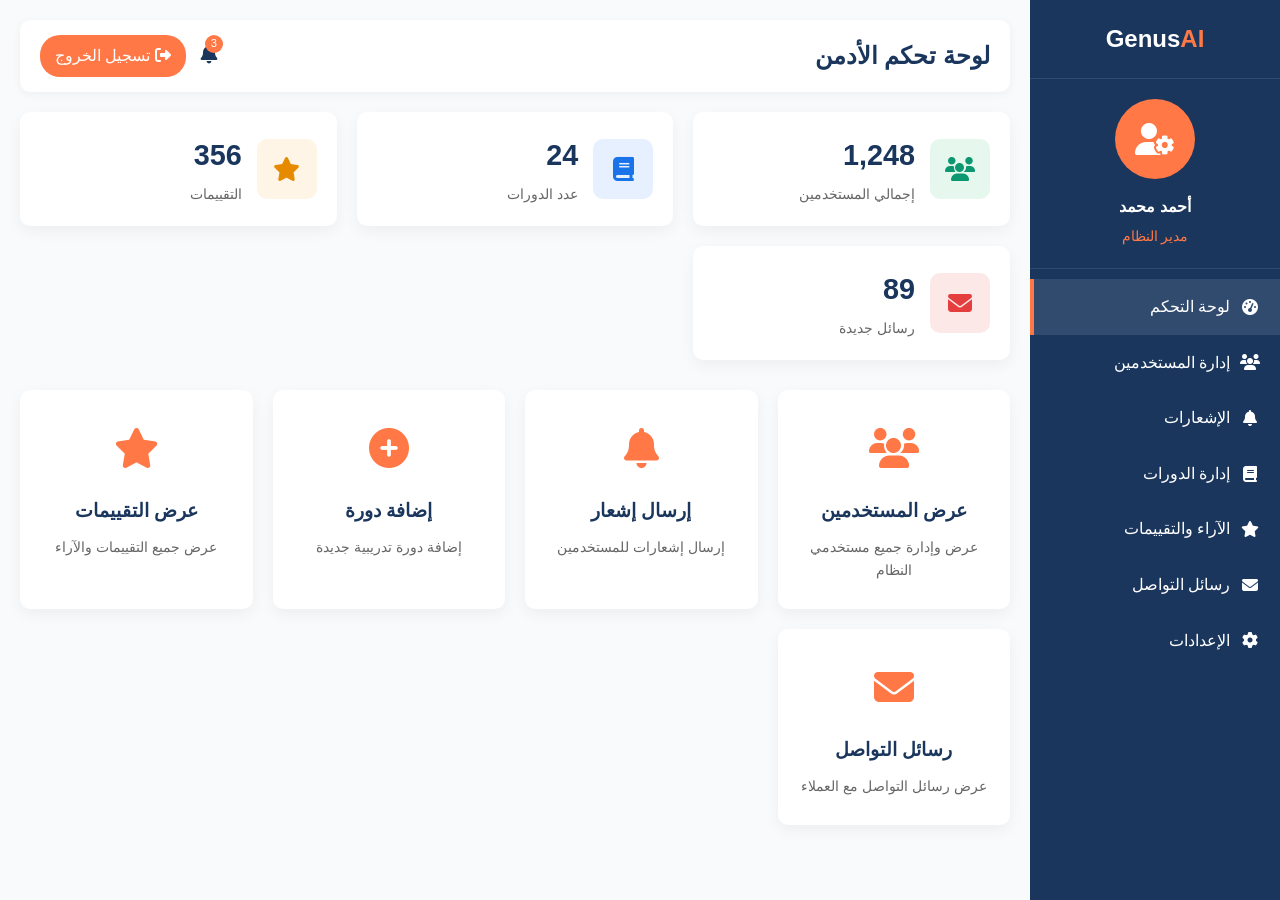
<file: index.html>
<!DOCTYPE html>
<html lang="ar" dir="rtl">
<head>
    <meta charset="UTF-8">
    <meta name="viewport" content="width=device-width, initial-scale=1.0">
    <title>لوحة تحكم الأدمن - GenusAI Academy</title>
    <link rel="stylesheet" href="https://cdnjs.cloudflare.com/ajax/libs/font-awesome/6.4.0/css/all.min.css">
    <link rel="stylesheet" href="style.css">
</head>
<body>
    <!-- الشريط الجانبي -->
    <div class="sidebar">
        <div class="sidebar-header">
            <div class="sidebar-logo">Genus<span>AI</span></div>
        </div>
        
        <div class="admin-info">
            <div class="admin-avatar">
                <i class="fas fa-user-cog"></i>
            </div>
            <div class="admin-name">أحمد محمد</div>
            <div class="admin-role">مدير النظام</div>
        </div>
        
        <div class="sidebar-menu">
            <a href="admin dashboard.html" class="menu-item active">
                <i class="fas fa-tachometer-alt"></i>
                <span>لوحة التحكم</span>
            </a>
            <a href="users.html" class="menu-item">
                <i class="fas fa-users"></i>
                <span>إدارة المستخدمين</span>
            </a>
            <a href="notifications.html" class="menu-item">
                <i class="fas fa-bell"></i>
                <span>الإشعارات</span>
            </a>
            <a href="courses.html" class="menu-item">
                <i class="fas fa-book"></i>
                <span>إدارة الدورات</span>
            </a>
            <a href="feedback.html" class="menu-item">
                <i class="fas fa-star"></i>
                <span>الآراء والتقييمات</span>
            </a>
            <a href="messages.html" class="menu-item">
                <i class="fas fa-envelope"></i>
                <span>رسائل التواصل</span>
            </a>
            <a href="settings.html" class="menu-item">
                <i class="fas fa-cog"></i>
                <span>الإعدادات</span>
            </a>
        </div>
    </div>

    <!-- المحتوى الرئيسي -->
    <div class="main-content">
        <!-- الهيدر -->
        <div class="header">
            <h1 class="page-title">لوحة تحكم الأدمن</h1>
            <div class="header-actions">
                <div class="notification-btn">
                    <i class="fas fa-bell"></i>
                    <span class="notification-badge">3</span>
                </div>
                <a href="logout.php" class="logout-btn">
                    <i class="fas fa-sign-out-alt"></i>
                    تسجيل الخروج
                </a>
            </div>
        </div>

        <!-- قسم الإحصائيات -->
        <div class="content-section active">
            <div class="stats-grid">
                <div class="stat-card">
                    <div class="stat-icon" style="background: #e6f7ee; color: #0c9770;">
                        <i class="fas fa-users"></i>
                    </div>
                    <div class="stat-content">
                        <div class="stat-number">1,248</div>
                        <div class="stat-label">إجمالي المستخدمين</div>
                    </div>
                </div>
                
                <div class="stat-card">
                    <div class="stat-icon" style="background: #e6f0ff; color: #1a73e8;">
                        <i class="fas fa-book"></i>
                    </div>
                    <div class="stat-content">
                        <div class="stat-number">24</div>
                        <div class="stat-label">عدد الدورات</div>
                    </div>
                </div>
                
                <div class="stat-card">
                    <div class="stat-icon" style="background: #fef5e6; color: #e68a00;">
                        <i class="fas fa-star"></i>
                    </div>
                    <div class="stat-content">
                        <div class="stat-number">356</div>
                        <div class="stat-label">التقييمات</div>
                    </div>
                </div>
                
                <div class="stat-card">
                    <div class="stat-icon" style="background: #fde8e8; color: #e53e3e;">
                        <i class="fas fa-envelope"></i>
                    </div>
                    <div class="stat-content">
                        <div class="stat-number">89</div>
                        <div class="stat-label">رسائل جديدة</div>
                    </div>
                </div>
            </div>

            <!-- أزرار التحكم السريع -->
            <div class="control-buttons">
                <a href="users.html" class="control-btn">
                    <div class="control-icon">
                        <i class="fas fa-users"></i>
                    </div>
                    <h3 class="control-title">عرض المستخدمين</h3>
                    <p class="control-desc">عرض وإدارة جميع مستخدمي النظام</p>
                </a>
                
                <a href="notifications.html" class="control-btn">
                    <div class="control-icon">
                        <i class="fas fa-bell"></i>
                    </div>
                    <h3 class="control-title">إرسال إشعار</h3>
                    <p class="control-desc">إرسال إشعارات للمستخدمين</p>
                </a>
                
                <a href="courses.html" class="control-btn">
                    <div class="control-icon">
                        <i class="fas fa-plus-circle"></i>
                    </div>
                    <h3 class="control-title">إضافة دورة</h3>
                    <p class="control-desc">إضافة دورة تدريبية جديدة</p>
                </a>
                
                <a href="feedback.html" class="control-btn">
                    <div class="control-icon">
                        <i class="fas fa-star"></i>
                    </div>
                    <h3 class="control-title">عرض التقييمات</h3>
                    <p class="control-desc">عرض جميع التقييمات والآراء</p>
                </a>
                
                <a href="messages.html" class="control-btn">
                    <div class="control-icon">
                        <i class="fas fa-envelope"></i>
                    </div>
                    <h3 class="control-title">رسائل التواصل</h3>
                    <p class="control-desc">عرض رسائل التواصل مع العملاء</p>
                </a>
            </div>
        </div>
    </div>

    <script src="script.js"></script>
</body>
</html>
</file>
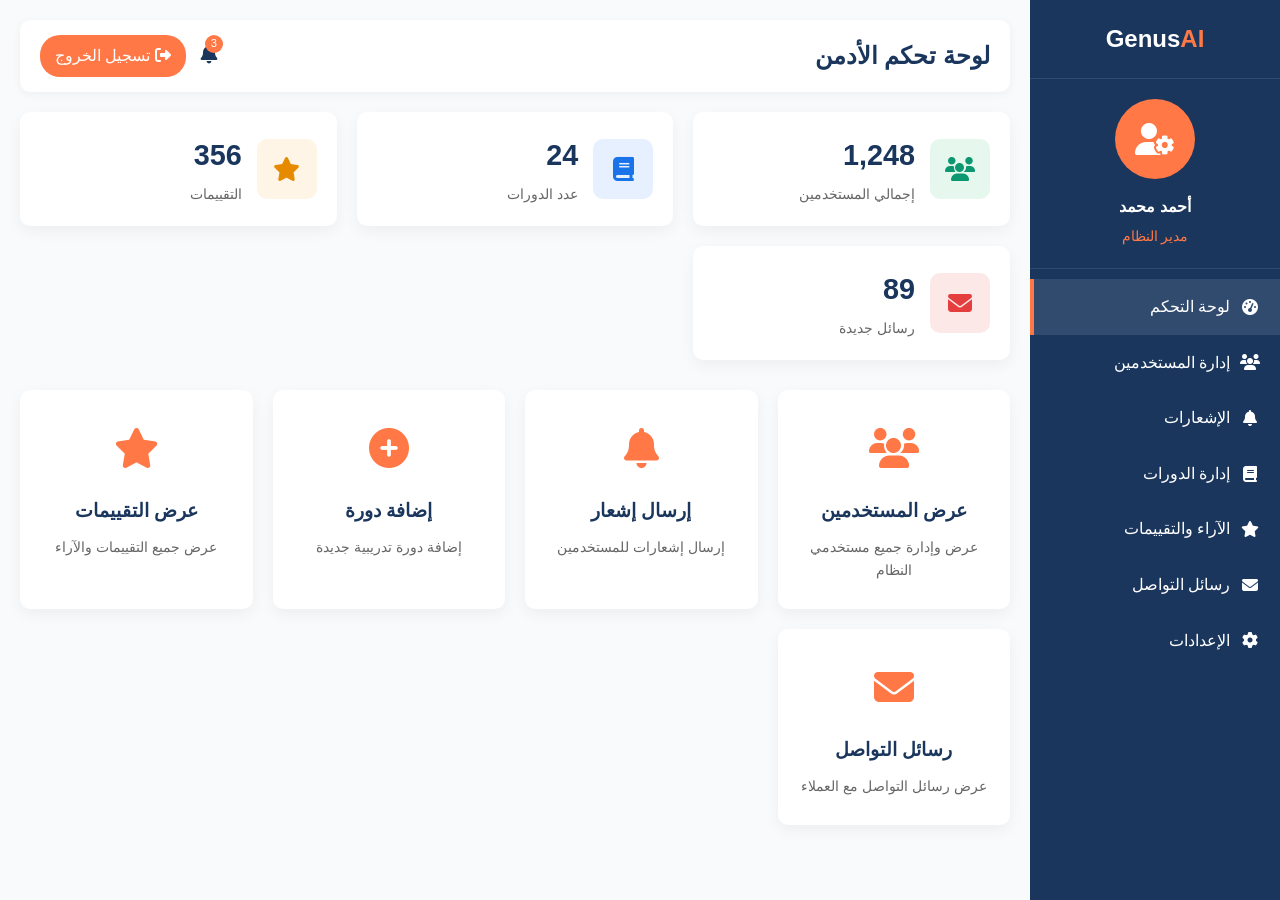
<file: admin dashboard.html>
<!DOCTYPE html>
<html lang="ar" dir="rtl">
<head>
    <meta charset="UTF-8">
    <meta name="viewport" content="width=device-width, initial-scale=1.0">
    <title>لوحة تحكم الأدمن - GenusAI Academy</title>
    <link rel="stylesheet" href="https://cdnjs.cloudflare.com/ajax/libs/font-awesome/6.4.0/css/all.min.css">
    <link rel="stylesheet" href="style.css">
</head>
<body>
    <!-- الشريط الجانبي -->
    <div class="sidebar">
        <div class="sidebar-header">
            <div class="sidebar-logo">Genus<span>AI</span></div>
        </div>
        
        <div class="admin-info">
            <div class="admin-avatar">
                <i class="fas fa-user-cog"></i>
            </div>
            <div class="admin-name">أحمد محمد</div>
            <div class="admin-role">مدير النظام</div>
        </div>
        
        <div class="sidebar-menu">
            <a href="admin dashboard.html" class="menu-item active">
                <i class="fas fa-tachometer-alt"></i>
                <span>لوحة التحكم</span>
            </a>
            <a href="users.html" class="menu-item">
                <i class="fas fa-users"></i>
                <span>إدارة المستخدمين</span>
            </a>
            <a href="notifications.html" class="menu-item">
                <i class="fas fa-bell"></i>
                <span>الإشعارات</span>
            </a>
            <a href="courses.html" class="menu-item">
                <i class="fas fa-book"></i>
                <span>إدارة الدورات</span>
            </a>
            <a href="feedback.html" class="menu-item">
                <i class="fas fa-star"></i>
                <span>الآراء والتقييمات</span>
            </a>
            <a href="messages.html" class="menu-item">
                <i class="fas fa-envelope"></i>
                <span>رسائل التواصل</span>
            </a>
            <a href="settings.html" class="menu-item">
                <i class="fas fa-cog"></i>
                <span>الإعدادات</span>
            </a>
        </div>
    </div>

    <!-- المحتوى الرئيسي -->
    <div class="main-content">
        <!-- الهيدر -->
        <div class="header">
            <h1 class="page-title">لوحة تحكم الأدمن</h1>
            <div class="header-actions">
                <div class="notification-btn">
                    <i class="fas fa-bell"></i>
                    <span class="notification-badge">3</span>
                </div>
                <a href="logout.php" class="logout-btn">
                    <i class="fas fa-sign-out-alt"></i>
                    تسجيل الخروج
                </a>
            </div>
        </div>

        <!-- قسم الإحصائيات -->
        <div class="content-section active">
            <div class="stats-grid">
                <div class="stat-card">
                    <div class="stat-icon" style="background: #e6f7ee; color: #0c9770;">
                        <i class="fas fa-users"></i>
                    </div>
                    <div class="stat-content">
                        <div class="stat-number">1,248</div>
                        <div class="stat-label">إجمالي المستخدمين</div>
                    </div>
                </div>
                
                <div class="stat-card">
                    <div class="stat-icon" style="background: #e6f0ff; color: #1a73e8;">
                        <i class="fas fa-book"></i>
                    </div>
                    <div class="stat-content">
                        <div class="stat-number">24</div>
                        <div class="stat-label">عدد الدورات</div>
                    </div>
                </div>
                
                <div class="stat-card">
                    <div class="stat-icon" style="background: #fef5e6; color: #e68a00;">
                        <i class="fas fa-star"></i>
                    </div>
                    <div class="stat-content">
                        <div class="stat-number">356</div>
                        <div class="stat-label">التقييمات</div>
                    </div>
                </div>
                
                <div class="stat-card">
                    <div class="stat-icon" style="background: #fde8e8; color: #e53e3e;">
                        <i class="fas fa-envelope"></i>
                    </div>
                    <div class="stat-content">
                        <div class="stat-number">89</div>
                        <div class="stat-label">رسائل جديدة</div>
                    </div>
                </div>
            </div>

            <!-- أزرار التحكم السريع -->
            <div class="control-buttons">
                <a href="users.html" class="control-btn">
                    <div class="control-icon">
                        <i class="fas fa-users"></i>
                    </div>
                    <h3 class="control-title">عرض المستخدمين</h3>
                    <p class="control-desc">عرض وإدارة جميع مستخدمي النظام</p>
                </a>
                
                <a href="notifications.html" class="control-btn">
                    <div class="control-icon">
                        <i class="fas fa-bell"></i>
                    </div>
                    <h3 class="control-title">إرسال إشعار</h3>
                    <p class="control-desc">إرسال إشعارات للمستخدمين</p>
                </a>
                
                <a href="courses.html" class="control-btn">
                    <div class="control-icon">
                        <i class="fas fa-plus-circle"></i>
                    </div>
                    <h3 class="control-title">إضافة دورة</h3>
                    <p class="control-desc">إضافة دورة تدريبية جديدة</p>
                </a>
                
                <a href="feedback.html" class="control-btn">
                    <div class="control-icon">
                        <i class="fas fa-star"></i>
                    </div>
                    <h3 class="control-title">عرض التقييمات</h3>
                    <p class="control-desc">عرض جميع التقييمات والآراء</p>
                </a>
                
                <a href="messages.html" class="control-btn">
                    <div class="control-icon">
                        <i class="fas fa-envelope"></i>
                    </div>
                    <h3 class="control-title">رسائل التواصل</h3>
                    <p class="control-desc">عرض رسائل التواصل مع العملاء</p>
                </a>
            </div>
        </div>
    </div>

    <script src="script.js"></script>
</body>
</html>
</file>
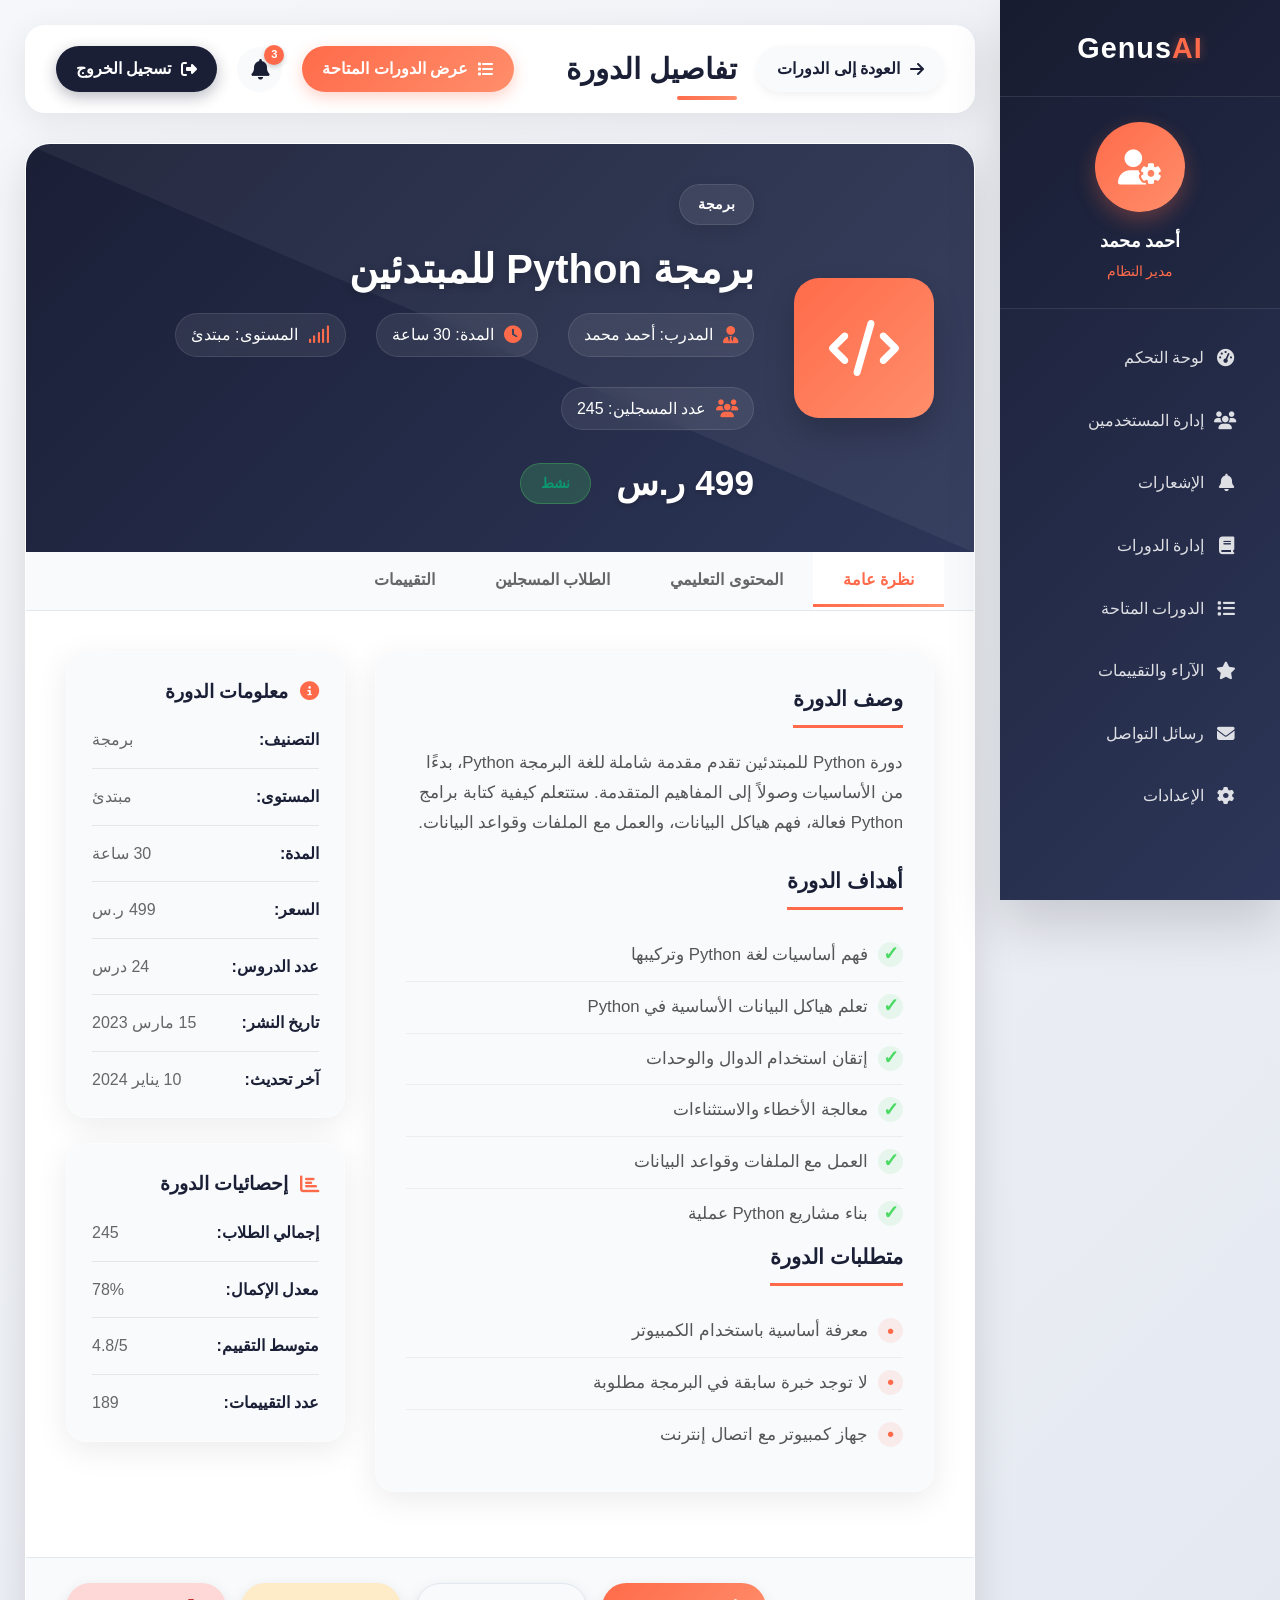
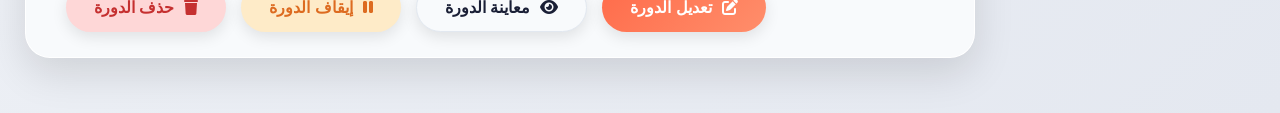
<file: course-details.html>
<!DOCTYPE html>
<html lang="ar" dir="rtl">
<head>
    <meta charset="UTF-8">
    <meta name="viewport" content="width=device-width, initial-scale=1.0">
    <title>تفاصيل الدورة - GenusAI Academy</title>
    <link rel="stylesheet" href="https://cdnjs.cloudflare.com/ajax/libs/font-awesome/6.4.0/css/all.min.css">
    <link rel="stylesheet" href="https://cdnjs.cloudflare.com/ajax/libs/animate.css/4.1.1/animate.min.css">
    <link rel="stylesheet" href="course-details.css">
</head>
<body>
    <!-- الشريط الجانبي -->
    <div class="sidebar">
        <div class="sidebar-header">
            <div class="sidebar-logo">Genus<span>AI</span></div>
        </div>
        
        <div class="admin-info">
            <div class="admin-avatar">
                <i class="fas fa-user-cog"></i>
            </div>
            <div class="admin-name">أحمد محمد</div>
            <div class="admin-role">مدير النظام</div>
        </div>
        
        <div class="sidebar-menu">
            <a href="admin dashboard.html" class="menu-item">
                <i class="fas fa-tachometer-alt"></i>
                <span>لوحة التحكم</span>
            </a>
            <a href="users.html" class="menu-item">
                <i class="fas fa-users"></i>
                <span>إدارة المستخدمين</span>
            </a>
            <a href="notifications.html" class="menu-item">
                <i class="fas fa-bell"></i>
                <span>الإشعارات</span>
            </a>
            <a href="courses.html" class="menu-item">
                <i class="fas fa-book"></i>
                <span>إدارة الدورات</span>
            </a>
            <a href="courses-list.html" class="menu-item">
                <i class="fas fa-list"></i>
                <span>الدورات المتاحة</span>
            </a>
            <a href="feedback.html" class="menu-item">
                <i class="fas fa-star"></i>
                <span>الآراء والتقييمات</span>
            </a>
            <a href="messages.html" class="menu-item">
                <i class="fas fa-envelope"></i>
                <span>رسائل التواصل</span>
            </a>
            <a href="settings.html" class="menu-item">
                <i class="fas fa-cog"></i>
                <span>الإعدادات</span>
            </a>
        </div>
    </div>

    <!-- المحتوى الرئيسي -->
    <div class="main-content">
        <!-- الهيدر -->
        <div class="header">
            <div class="header-left">
                <a href="courses.html" class="back-btn">
                    <i class="fas fa-arrow-right"></i>
                    العودة إلى الدورات
                </a>
                <h1 class="page-title">تفاصيل الدورة</h1>
            </div>
            <div class="header-actions">
                <a href="courses-list.html" class="view-courses-btn">
                    <i class="fas fa-list"></i>
                    عرض الدورات المتاحة
                </a>
                <div class="notification-btn">
                    <i class="fas fa-bell"></i>
                    <span class="notification-badge">3</span>
                </div>
                <a href="logout.php" class="logout-btn">
                    <i class="fas fa-sign-out-alt"></i>
                    تسجيل الخروج
                </a>
            </div>
        </div>

        <!-- قسم تفاصيل الدورة -->
        <div class="content-section active">
            <div class="course-details-container">
                <div class="course-header">
                    <div class="course-avatar-large">
                        <i class="fas fa-code"></i>
                    </div>
                    <div class="course-header-info">
                        <div class="course-category-badge programming">برمجة</div>
                        <h1 class="course-title-large">برمجة Python للمبتدئين</h1>
                        <div class="course-meta-large">
                            <div class="meta-item">
                                <i class="fas fa-user-tie"></i>
                                <span>المدرب: أحمد محمد</span>
                            </div>
                            <div class="meta-item">
                                <i class="fas fa-clock"></i>
                                <span>المدة: 30 ساعة</span>
                            </div>
                            <div class="meta-item">
                                <i class="fas fa-signal"></i>
                                <span>المستوى: مبتدئ</span>
                            </div>
                            <div class="meta-item">
                                <i class="fas fa-users"></i>
                                <span>عدد المسجلين: 245</span>
                            </div>
                        </div>
                        <div class="course-price-section">
                            <div class="price">499 ر.س</div>
                            <div class="course-status status-active">نشط</div>
                        </div>
                    </div>
                </div>

                <div class="course-tabs">
                    <div class="tabs-header">
                        <button class="tab-btn active" data-tab="overview">نظرة عامة</button>
                        <button class="tab-btn" data-tab="curriculum">المحتوى التعليمي</button>
                        <button class="tab-btn" data-tab="students">الطلاب المسجلين</button>
                        <button class="tab-btn" data-tab="reviews">التقييمات</button>
                    </div>
                    
                    <div class="tabs-content">
                        <!-- تبويب النظرة العامة -->
                        <div class="tab-pane active" id="overview">
                            <div class="tab-content-grid">
                                <div class="tab-content-main">
                                    <div class="content-card">
                                        <h3>وصف الدورة</h3>
                                        <p>دورة Python للمبتدئين تقدم مقدمة شاملة للغة البرمجة Python، بدءًا من الأساسيات وصولاً إلى المفاهيم المتقدمة. ستتعلم كيفية كتابة برامج Python فعالة، فهم هياكل البيانات، والعمل مع الملفات وقواعد البيانات.</p>
                                        
                                        <h3>أهداف الدورة</h3>
                                        <ul class="objectives-list">
                                            <li>فهم أساسيات لغة Python وتركيبها</li>
                                            <li>تعلم هياكل البيانات الأساسية في Python</li>
                                            <li>إتقان استخدام الدوال والوحدات</li>
                                            <li>معالجة الأخطاء والاستثناءات</li>
                                            <li>العمل مع الملفات وقواعد البيانات</li>
                                            <li>بناء مشاريع Python عملية</li>
                                        </ul>
                                        
                                        <h3>متطلبات الدورة</h3>
                                        <ul class="requirements-list">
                                            <li>معرفة أساسية باستخدام الكمبيوتر</li>
                                            <li>لا توجد خبرة سابقة في البرمجة مطلوبة</li>
                                            <li>جهاز كمبيوتر مع اتصال إنترنت</li>
                                        </ul>
                                    </div>
                                </div>
                                
                                <div class="tab-content-sidebar">
                                    <div class="sidebar-card">
                                        <h3><i class="fas fa-info-circle"></i> معلومات الدورة</h3>
                                        <div class="info-list">
                                            <div class="info-item">
                                                <span class="info-label">التصنيف:</span>
                                                <span class="info-value">برمجة</span>
                                            </div>
                                            <div class="info-item">
                                                <span class="info-label">المستوى:</span>
                                                <span class="info-value">مبتدئ</span>
                                            </div>
                                            <div class="info-item">
                                                <span class="info-label">المدة:</span>
                                                <span class="info-value">30 ساعة</span>
                                            </div>
                                            <div class="info-item">
                                                <span class="info-label">السعر:</span>
                                                <span class="info-value">499 ر.س</span>
                                            </div>
                                            <div class="info-item">
                                                <span class="info-label">عدد الدروس:</span>
                                                <span class="info-value">24 درس</span>
                                            </div>
                                            <div class="info-item">
                                                <span class="info-label">تاريخ النشر:</span>
                                                <span class="info-value">15 مارس 2023</span>
                                            </div>
                                            <div class="info-item">
                                                <span class="info-label">آخر تحديث:</span>
                                                <span class="info-value">10 يناير 2024</span>
                                            </div>
                                        </div>
                                    </div>
                                    
                                    <div class="sidebar-card">
                                        <h3><i class="fas fa-chart-bar"></i> إحصائيات الدورة</h3>
                                        <div class="stats-list">
                                            <div class="stat-item">
                                                <span class="stat-label">إجمالي الطلاب:</span>
                                                <span class="stat-value">245</span>
                                            </div>
                                            <div class="stat-item">
                                                <span class="stat-label">معدل الإكمال:</span>
                                                <span class="stat-value">78%</span>
                                            </div>
                                            <div class="stat-item">
                                                <span class="stat-label">متوسط التقييم:</span>
                                                <span class="stat-value">4.8/5</span>
                                            </div>
                                            <div class="stat-item">
                                                <span class="stat-label">عدد التقييمات:</span>
                                                <span class="stat-value">189</span>
                                            </div>
                                        </div>
                                    </div>
                                </div>
                            </div>
                        </div>
                        
                        <!-- تبويب المحتوى التعليمي -->
                        <div class="tab-pane" id="curriculum">
                            <div class="curriculum-container">
                                <div class="curriculum-header">
                                    <h3>المحتوى التعليمي للدورة</h3>
                                    <button class="btn btn-primary" id="addSectionBtn">
                                        <i class="fas fa-plus"></i>
                                        إضافة قسم جديد
                                    </button>
                                </div>
                                
                                <div class="sections-list">
                                    <div class="section-item">
                                        <div class="section-header">
                                            <div class="section-title">
                                                <i class="fas fa-folder"></i>
                                                <h4>المقدمة وأساسيات Python</h4>
                                            </div>
                                            <div class="section-actions">
                                                <button class="action-btn btn-edit">
                                                    <i class="fas fa-edit"></i>
                                                </button>
                                                <button class="action-btn btn-delete">
                                                    <i class="fas fa-trash"></i>
                                                </button>
                                                <button class="action-btn btn-view">
                                                    <i class="fas fa-chevron-down"></i>
                                                </button>
                                            </div>
                                        </div>
                                        <div class="lessons-list">
                                            <div class="lesson-item">
                                                <div class="lesson-info">
                                                    <i class="fas fa-play-circle"></i>
                                                    <span>مقدمة إلى Python وتثبيت البيئة</span>
                                                </div>
                                                <div class="lesson-duration">45 دقيقة</div>
                                            </div>
                                            <div class="lesson-item">
                                                <div class="lesson-info">
                                                    <i class="fas fa-play-circle"></i>
                                                    <span>أنواع البيانات والمتغيرات</span>
                                                </div>
                                                <div class="lesson-duration">60 دقيقة</div>
                                            </div>
                                            <div class="lesson-item">
                                                <div class="lesson-info">
                                                    <i class="fas fa-play-circle"></i>
                                                    <span>العوامل والعمليات الحسابية</span>
                                                </div>
                                                <div class="lesson-duration">50 دقيقة</div>
                                            </div>
                                        </div>
                                    </div>
                                    
                                    <div class="section-item">
                                        <div class="section-header">
                                            <div class="section-title">
                                                <i class="fas fa-folder"></i>
                                                <h4>هياكل التحكم والبيانات</h4>
                                            </div>
                                            <div class="section-actions">
                                                <button class="action-btn btn-edit">
                                                    <i class="fas fa-edit"></i>
                                                </button>
                                                <button class="action-btn btn-delete">
                                                    <i class="fas fa-trash"></i>
                                                </button>
                                                <button class="action-btn btn-view">
                                                    <i class="fas fa-chevron-down"></i>
                                                </button>
                                            </div>
                                        </div>
                                    </div>
                                </div>
                            </div>
                        </div>
                        
                        <!-- تبويب الطلاب المسجلين -->
                        <div class="tab-pane" id="students">
                            <div class="students-container">
                                <div class="table-container">
                                    <div class="table-header">
                                        <h3 class="table-title">الطلاب المسجلين في الدورة</h3>
                                        <div class="table-actions">
                                            <div class="search-box">
                                                <input type="text" placeholder="بحث في الطلاب...">
                                                <i class="fas fa-search"></i>
                                            </div>
                                            <button class="btn btn-primary">
                                                <i class="fas fa-download"></i>
                                                تصدير البيانات
                                            </button>
                                        </div>
                                    </div>
                                    
                                    <table>
                                        <thead>
                                            <tr>
                                                <th>#</th>
                                                <th>اسم الطالب</th>
                                                <th>البريد الإلكتروني</th>
                                                <th>تاريخ التسجيل</th>
                                                <th>التقدم</th>
                                                <th>الحالة</th>
                                                <th>الإجراءات</th>
                                            </tr>
                                        </thead>
                                        <tbody>
                                            <tr>
                                                <td>1</td>
                                                <td>محمد أحمد</td>
                                                <td>mohamed@example.com</td>
                                                <td>2023-05-15</td>
                                                <td>
                                                    <div class="progress-container">
                                                        <div class="progress-bar">
                                                            <div class="progress-fill" style="width: 85%"></div>
                                                        </div>
                                                        <span>85%</span>
                                                    </div>
                                                </td>
                                                <td><span class="status status-active">نشط</span></td>
                                                <td>
                                                    <button class="action-btn btn-view">
                                                        <i class="fas fa-eye"></i>
                                                    </button>
                                                    <button class="action-btn btn-edit">
                                                        <i class="fas fa-edit"></i>
                                                    </button>
                                                </td>
                                            </tr>
                                            <tr>
                                                <td>2</td>
                                                <td>فاطمة خالد</td>
                                                <td>fatima@example.com</td>
                                                <td>2023-06-20</td>
                                                <td>
                                                    <div class="progress-container">
                                                        <div class="progress-bar">
                                                            <div class="progress-fill" style="width: 45%"></div>
                                                        </div>
                                                        <span>45%</span>
                                                    </div>
                                                </td>
                                                <td><span class="status status-active">نشط</span></td>
                                                <td>
                                                    <button class="action-btn btn-view">
                                                        <i class="fas fa-eye"></i>
                                                    </button>
                                                    <button class="action-btn btn-edit">
                                                        <i class="fas fa-edit"></i>
                                                    </button>
                                                </td>
                                            </tr>
                                        </tbody>
                                    </table>
                                </div>
                            </div>
                        </div>
                        
                        <!-- تبويب التقييمات -->
                        <div class="tab-pane" id="reviews">
                            <div class="reviews-container">
                                <div class="reviews-header">
                                    <div class="rating-overview">
                                        <div class="rating-score">4.8</div>
                                        <div class="rating-stars">
                                            <i class="fas fa-star"></i>
                                            <i class="fas fa-star"></i>
                                            <i class="fas fa-star"></i>
                                            <i class="fas fa-star"></i>
                                            <i class="fas fa-star-half-alt"></i>
                                        </div>
                                        <div class="rating-count">بناءً على 189 تقييم</div>
                                    </div>
                                    <div class="rating-distribution">
                                        <div class="distribution-item">
                                            <span>5 نجوم</span>
                                            <div class="distribution-bar">
                                                <div class="distribution-fill" style="width: 75%"></div>
                                            </div>
                                            <span>75%</span>
                                        </div>
                                        <div class="distribution-item">
                                            <span>4 نجوم</span>
                                            <div class="distribution-bar">
                                                <div class="distribution-fill" style="width: 15%"></div>
                                            </div>
                                            <span>15%</span>
                                        </div>
                                        <div class="distribution-item">
                                            <span>3 نجوم</span>
                                            <div class="distribution-bar">
                                                <div class="distribution-fill" style="width: 7%"></div>
                                            </div>
                                            <span>7%</span>
                                        </div>
                                        <div class="distribution-item">
                                            <span>2 نجوم</span>
                                            <div class="distribution-bar">
                                                <div class="distribution-fill" style="width: 2%"></div>
                                            </div>
                                            <span>2%</span>
                                        </div>
                                        <div class="distribution-item">
                                            <span>1 نجوم</span>
                                            <div class="distribution-bar">
                                                <div class="distribution-fill" style="width: 1%"></div>
                                            </div>
                                            <span>1%</span>
                                        </div>
                                    </div>
                                </div>
                                
                                <div class="reviews-list">
                                    <div class="review-item">
                                        <div class="review-header">
                                            <div class="reviewer-info">
                                                <div class="reviewer-avatar">
                                                    <i class="fas fa-user"></i>
                                                </div>
                                                <div>
                                                    <div class="reviewer-name">عبدالله سعيد</div>
                                                    <div class="review-date">منذ 3 أيام</div>
                                                </div>
                                            </div>
                                            <div class="review-rating">
                                                <i class="fas fa-star"></i>
                                                <i class="fas fa-star"></i>
                                                <i class="fas fa-star"></i>
                                                <i class="fas fa-star"></i>
                                                <i class="fas fa-star"></i>
                                            </div>
                                        </div>
                                        <div class="review-content">
                                            <p>دورة رائعة ومفيدة جداً للمبتدئين. الشرح واضح والأمثلة عملية. أنصح بها بشدة لكل من يريد تعلم Python من الصفر.</p>
                                        </div>
                                    </div>
                                    
                                    <div class="review-item">
                                        <div class="review-header">
                                            <div class="reviewer-info">
                                                <div class="reviewer-avatar">
                                                    <i class="fas fa-user"></i>
                                                </div>
                                                <div>
                                                    <div class="reviewer-name">نورة محمد</div>
                                                    <div class="review-date">منذ أسبوع</div>
                                                </div>
                                            </div>
                                            <div class="review-rating">
                                                <i class="fas fa-star"></i>
                                                <i class="fas fa-star"></i>
                                                <i class="fas fa-star"></i>
                                                <i class="fas fa-star"></i>
                                                <i class="fas fa-star-half-alt"></i>
                                            </div>
                                        </div>
                                        <div class="review-content">
                                            <p>الدورة جيدة جداً ولكن أتمنى إضافة المزيد من التمارين العملية. المدرب ممتاز في الشرح ويجيب على جميع الأسئلة.</p>
                                        </div>
                                    </div>
                                </div>
                            </div>
                        </div>
                    </div>
                </div>

                <div class="course-actions-footer">
                    <button class="btn btn-primary" id="editCourseBtn">
                        <i class="fas fa-edit"></i>
                        تعديل الدورة
                    </button>
                    <button class="btn btn-secondary">
                        <i class="fas fa-eye"></i>
                        معاينة الدورة
                    </button>
                    <button class="btn btn-warning">
                        <i class="fas fa-pause"></i>
                        إيقاف الدورة
                    </button>
                    <button class="btn btn-danger" id="deleteCourseBtn">
                        <i class="fas fa-trash"></i>
                        حذف الدورة
                    </button>
                </div>
            </div>
        </div>
    </div>

    <script>
        // تفعيل التبويبات
        document.querySelectorAll('.tab-btn').forEach(button => {
            button.addEventListener('click', function() {
                // إزالة النشاط من جميع الأزرار والمحتوى
                document.querySelectorAll('.tab-btn').forEach(btn => btn.classList.remove('active'));
                document.querySelectorAll('.tab-pane').forEach(pane => pane.classList.remove('active'));
                
                // إضافة النشاط للزر والمحتوى المحدد
                this.classList.add('active');
                const tabId = this.getAttribute('data-tab');
                document.getElementById(tabId).classList.add('active');
            });
        });

        // تفعيل أزرار الإجراءات
        document.getElementById('editCourseBtn').addEventListener('click', function() {
            window.location.href = 'course-edit.html?id=1';
        });

        document.getElementById('deleteCourseBtn').addEventListener('click', function() {
            if (confirm('هل أنت متأكد من حذف هذه الدورة؟ لا يمكن التراجع عن هذا الإجراء.')) {
                alert('تم حذف الدورة بنجاح');
                window.location.href = 'courses.html';
            }
        });

        // تفعيل أزرار إضافة قسم
        document.getElementById('addSectionBtn').addEventListener('click', function() {
            alert('فتح نموذج إضافة قسم جديد');
            // هنا يمكن فتح نموذج أو نافذة منبثقة لإضافة قسم
        });

        // تفعيل أزرار فتح/إغلاق الأقسام
        document.querySelectorAll('.section-header .btn-view').forEach(button => {
            button.addEventListener('click', function() {
                const section = this.closest('.section-item');
                const lessonsList = section.querySelector('.lessons-list');
                
                if (lessonsList) {
                    lessonsList.classList.toggle('expanded');
                    const icon = this.querySelector('i');
                    if (lessonsList.classList.contains('expanded')) {
                        icon.className = 'fas fa-chevron-up';
                    } else {
                        icon.className = 'fas fa-chevron-down';
                    }
                }
            });
        });
    </script>
</body>
</html>
</file>
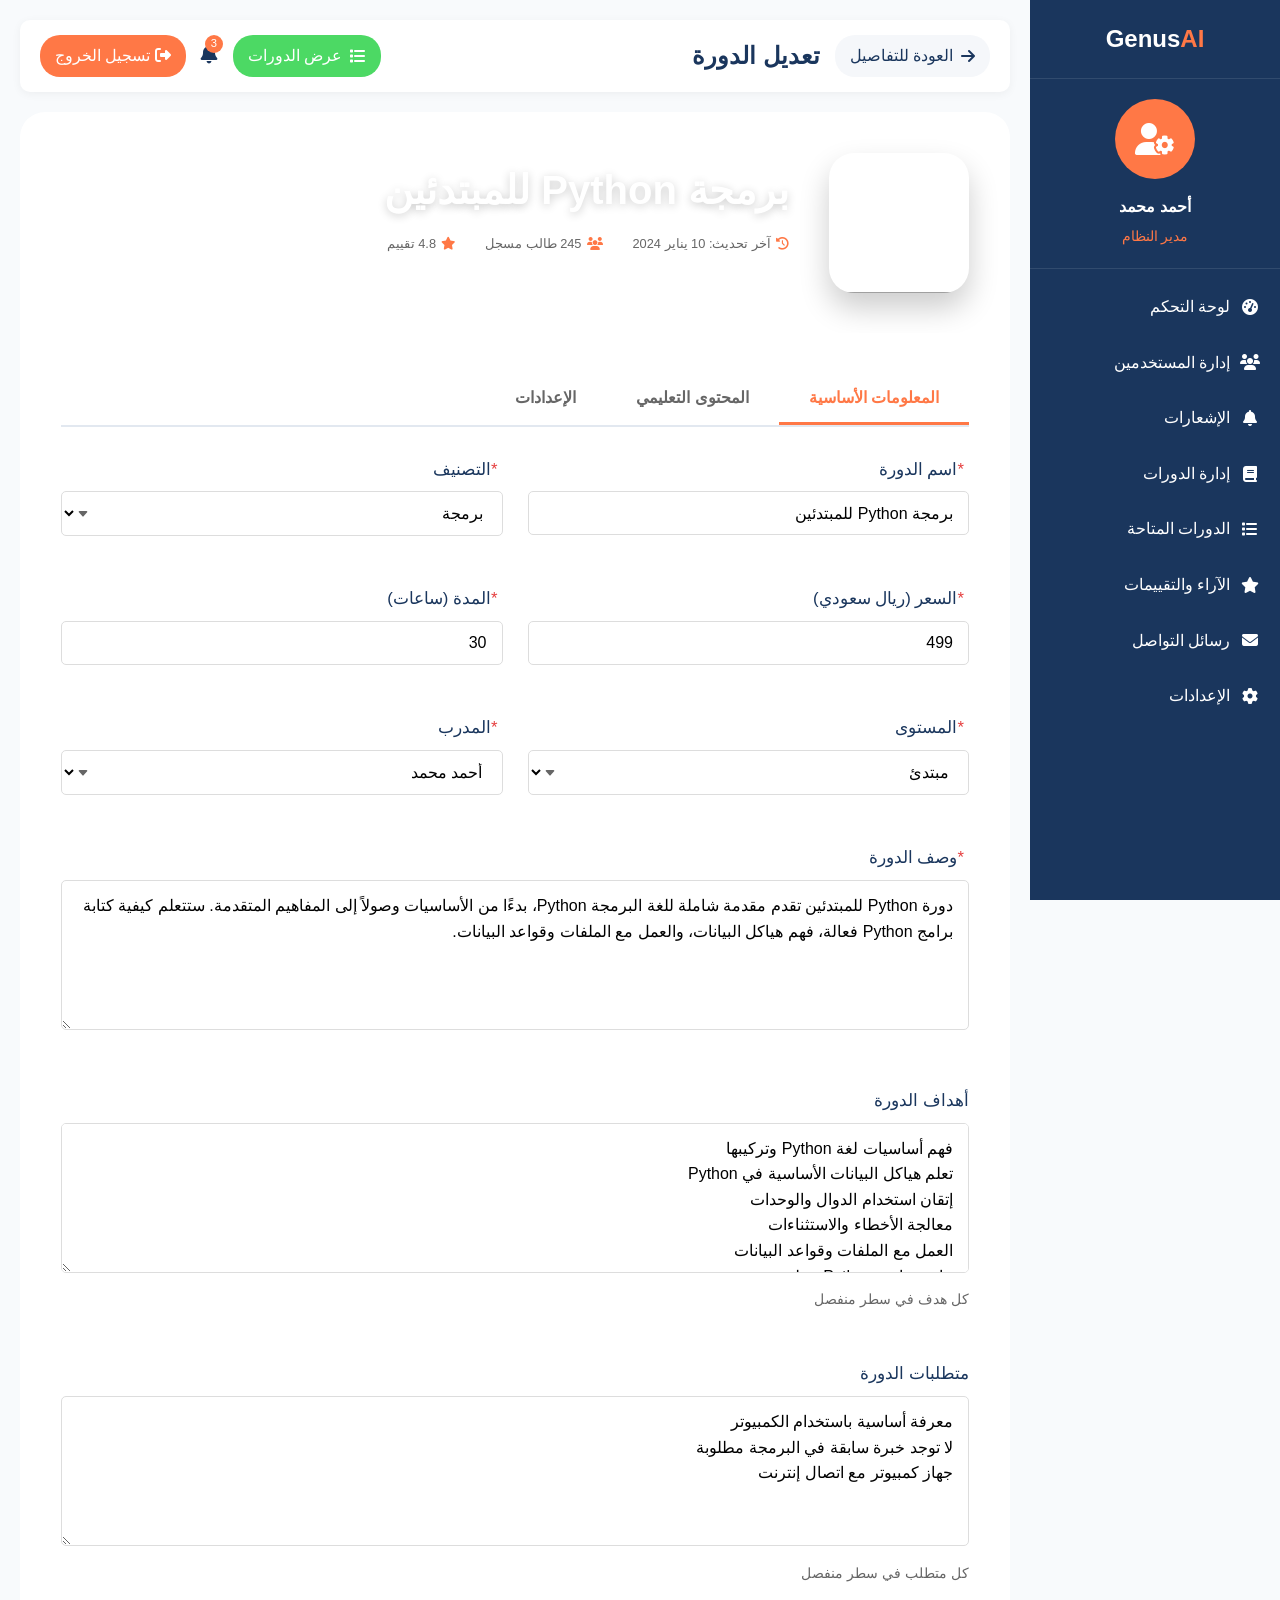
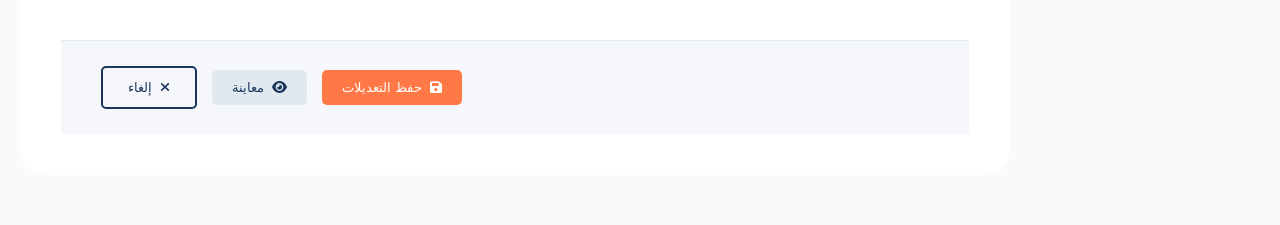
<file: course-edit.html>
<!DOCTYPE html>
<html lang="ar" dir="rtl">
<head>
    <meta charset="UTF-8">
    <meta name="viewport" content="width=device-width, initial-scale=1.0">
    <title>تعديل الدورة - GenusAI Academy</title>
    <link rel="stylesheet" href="https://cdnjs.cloudflare.com/ajax/libs/font-awesome/6.4.0/css/all.min.css">
    <link rel="stylesheet" href="style.css">
    <link rel="stylesheet" href="course-edit.css">
</head>
<body>
    <!-- الشريط الجانبي -->
    <div class="sidebar">
        <div class="sidebar-header">
            <div class="sidebar-logo">Genus<span>AI</span></div>
        </div>
        
        <div class="admin-info">
            <div class="admin-avatar">
                <i class="fas fa-user-cog"></i>
            </div>
            <div class="admin-name">أحمد محمد</div>
            <div class="admin-role">مدير النظام</div>
        </div>
        
        <div class="sidebar-menu">
            <a href="admin dashboard.html" class="menu-item">
                <i class="fas fa-tachometer-alt"></i>
                <span>لوحة التحكم</span>
            </a>
            <a href="users.html" class="menu-item">
                <i class="fas fa-users"></i>
                <span>إدارة المستخدمين</span>
            </a>
            <a href="notifications.html" class="menu-item">
                <i class="fas fa-bell"></i>
                <span>الإشعارات</span>
            </a>
            <a href="courses.html" class="menu-item">
                <i class="fas fa-book"></i>
                <span>إدارة الدورات</span>
            </a>
            <a href="courses-list.html" class="menu-item">
                <i class="fas fa-list"></i>
                <span>الدورات المتاحة</span>
            </a>
            <a href="feedback.html" class="menu-item">
                <i class="fas fa-star"></i>
                <span>الآراء والتقييمات</span>
            </a>
            <a href="messages.html" class="menu-item">
                <i class="fas fa-envelope"></i>
                <span>رسائل التواصل</span>
            </a>
            <a href="settings.html" class="menu-item">
                <i class="fas fa-cog"></i>
                <span>الإعدادات</span>
            </a>
        </div>
    </div>

    <!-- المحتوى الرئيسي -->
    <div class="main-content">
        <!-- الهيدر -->
        <div class="header">
            <div class="header-left">
                <a href="course-details.html" class="back-btn">
                    <i class="fas fa-arrow-right"></i>
                    العودة للتفاصيل
                </a>
                <h1 class="page-title">تعديل الدورة</h1>
            </div>
            <div class="header-actions">
                <a href="courses-list.html" class="view-courses-btn">
                    <i class="fas fa-list"></i>
                    عرض الدورات
                </a>
                <div class="notification-btn">
                    <i class="fas fa-bell"></i>
                    <span class="notification-badge">3</span>
                </div>
                <a href="logout.php" class="logout-btn">
                    <i class="fas fa-sign-out-alt"></i>
                    تسجيل الخروج
                </a>
            </div>
        </div>

        <!-- قسم تعديل الدورة -->
        <div class="content-section active">
            <div class="edit-course-container">
                <div class="edit-course-header">
                    <div class="edit-course-avatar">
                        <i class="fas fa-code"></i>
                        <input type="file" id="course-image" accept="image/*">
                        <div class="change-text">تغيير الصورة</div>
                    </div>
                    <div class="edit-course-info">
                        <h1 class="edit-course-title">برمجة Python للمبتدئين</h1>
                        <div class="edit-course-meta">
                            <div class="meta-item">
                                <i class="fas fa-history"></i>
                                <span>آخر تحديث: 10 يناير 2024</span>
                            </div>
                            <div class="meta-item">
                                <i class="fas fa-users"></i>
                                <span>245 طالب مسجل</span>
                            </div>
                            <div class="meta-item">
                                <i class="fas fa-star"></i>
                                <span>4.8 تقييم</span>
                            </div>
                        </div>
                    </div>
                </div>

                <!-- نموذج التعديل -->
                <form class="edit-course-form" id="editCourseForm">
                    <div class="form-tabs">
                        <button type="button" class="form-tab active" data-tab="basic">المعلومات الأساسية</button>
                        <button type="button" class="form-tab" data-tab="content">المحتوى التعليمي</button>
                        <button type="button" class="form-tab" data-tab="settings">الإعدادات</button>
                    </div>

                    <!-- تبويب المعلومات الأساسية -->
                    <div class="form-tab-content active" id="basic-tab">
                        <div class="form-grid">
                            <div class="form-group">
                                <label class="form-label" for="course-name">
                                    <span class="required">*</span>اسم الدورة
                                </label>
                                <input type="text" id="course-name" class="form-control" value="برمجة Python للمبتدئين" required>
                            </div>
                            
                            <div class="form-group">
                                <label class="form-label" for="course-category">
                                    <span class="required">*</span>التصنيف
                                </label>
                                <select id="course-category" class="form-control select" required>
                                    <option value="">اختر التصنيف</option>
                                    <option value="programming" selected>برمجة</option>
                                    <option value="ai">ذكاء اصطناعي</option>
                                    <option value="robotics">روبوتات</option>
                                    <option value="icdl">ICDL</option>
                                    <option value="design">تصميم</option>
                                    <option value="business">أعمال</option>
                                </select>
                            </div>
                            
                            <div class="form-group">
                                <label class="form-label" for="course-price">
                                    <span class="required">*</span>السعر (ريال سعودي)
                                </label>
                                <input type="number" id="course-price" class="form-control" value="499" min="0" required>
                            </div>
                            
                            <div class="form-group">
                                <label class="form-label" for="course-duration">
                                    <span class="required">*</span>المدة (ساعات)
                                </label>
                                <input type="number" id="course-duration" class="form-control" value="30" min="1" required>
                            </div>
                            
                            <div class="form-group">
                                <label class="form-label" for="course-level">
                                    <span class="required">*</span>المستوى
                                </label>
                                <select id="course-level" class="form-control select" required>
                                    <option value="">اختر المستوى</option>
                                    <option value="beginner" selected>مبتدئ</option>
                                    <option value="intermediate">متوسط</option>
                                    <option value="advanced">متقدم</option>
                                </select>
                            </div>
                            
                            <div class="form-group">
                                <label class="form-label" for="course-instructor">
                                    <span class="required">*</span>المدرب
                                </label>
                                <select id="course-instructor" class="form-control select" required>
                                    <option value="">اختر المدرب</option>
                                    <option value="1" selected>أحمد محمد</option>
                                    <option value="2">سارة عبدالله</option>
                                    <option value="3">محمد علي</option>
                                </select>
                            </div>
                            
                            <div class="form-group full-width">
                                <label class="form-label" for="course-description">
                                    <span class="required">*</span>وصف الدورة
                                </label>
                                <textarea id="course-description" class="form-control textarea" required>دورة Python للمبتدئين تقدم مقدمة شاملة للغة البرمجة Python، بدءًا من الأساسيات وصولاً إلى المفاهيم المتقدمة. ستتعلم كيفية كتابة برامج Python فعالة، فهم هياكل البيانات، والعمل مع الملفات وقواعد البيانات.</textarea>
                            </div>
                            
                            <div class="form-group full-width">
                                <label class="form-label" for="course-objectives">أهداف الدورة</label>
                                <textarea id="course-objectives" class="form-control textarea">فهم أساسيات لغة Python وتركيبها
تعلم هياكل البيانات الأساسية في Python
إتقان استخدام الدوال والوحدات
معالجة الأخطاء والاستثناءات
العمل مع الملفات وقواعد البيانات
بناء مشاريع Python عملية</textarea>
                                <span class="form-hint">كل هدف في سطر منفصل</span>
                            </div>
                            
                            <div class="form-group full-width">
                                <label class="form-label" for="course-requirements">متطلبات الدورة</label>
                                <textarea id="course-requirements" class="form-control textarea">معرفة أساسية باستخدام الكمبيوتر
لا توجد خبرة سابقة في البرمجة مطلوبة
جهاز كمبيوتر مع اتصال إنترنت</textarea>
                                <span class="form-hint">كل متطلب في سطر منفصل</span>
                            </div>
                        </div>
                    </div>

                    <!-- تبويب المحتوى التعليمي -->
                    <div class="form-tab-content" id="content-tab">
                        <div class="curriculum-editor">
                            <div class="section-editor">
                                <div class="section-header">
                                    <input type="text" class="section-title-input" value="المقدمة وأساسيات Python">
                                    <div class="section-actions">
                                        <button type="button" class="btn btn-danger btn-sm">
                                            <i class="fas fa-trash"></i>
                                        </button>
                                        <button type="button" class="btn btn-secondary btn-sm btn-toggle">
                                            <i class="fas fa-chevron-down"></i>
                                        </button>
                                    </div>
                                </div>
                                <div class="lessons-list">
                                    <div class="lesson-item">
                                        <input type="text" class="lesson-input" value="مقدمة إلى Python وتثبيت البيئة">
                                        <input type="text" class="lesson-duration-input" value="45 دقيقة">
                                        <button type="button" class="btn btn-danger btn-sm">
                                            <i class="fas fa-times"></i>
                                        </button>
                                    </div>
                                    <div class="lesson-item">
                                        <input type="text" class="lesson-input" value="أنواع البيانات والمتغيرات">
                                        <input type="text" class="lesson-duration-input" value="60 دقيقة">
                                        <button type="button" class="btn btn-danger btn-sm">
                                            <i class="fas fa-times"></i>
                                        </button>
                                    </div>
                                    <div class="lesson-item">
                                        <input type="text" class="lesson-input" value="العوامل والعمليات الحسابية">
                                        <input type="text" class="lesson-duration-input" value="50 دقيقة">
                                        <button type="button" class="btn btn-danger btn-sm">
                                            <i class="fas fa-times"></i>
                                        </button>
                                    </div>
                                </div>
                                <button type="button" class="btn btn-secondary btn-sm add-lesson">
                                    <i class="fas fa-plus"></i> إضافة درس جديد
                                </button>
                            </div>
                            
                            <div class="section-editor">
                                <div class="section-header">
                                    <input type="text" class="section-title-input" value="هياكل التحكم والبيانات">
                                    <div class="section-actions">
                                        <button type="button" class="btn btn-danger btn-sm">
                                            <i class="fas fa-trash"></i>
                                        </button>
                                        <button type="button" class="btn btn-secondary btn-sm btn-toggle">
                                            <i class="fas fa-chevron-down"></i>
                                        </button>
                                    </div>
                                </div>
                                <div class="lessons-list" style="display: none;">
                                    <!-- دروس ستظهر عند النقر -->
                                </div>
                                <button type="button" class="btn btn-secondary btn-sm add-lesson">
                                    <i class="fas fa-plus"></i> إضافة درس جديد
                                </button>
                            </div>
                            
                            <button type="button" class="btn btn-primary" id="addSectionBtn">
                                <i class="fas fa-plus"></i> إضافة قسم جديد
                            </button>
                        </div>
                    </div>

                    <!-- تبويب الإعدادات -->
                    <div class="form-tab-content" id="settings-tab">
                        <div class="form-grid">
                            <div class="form-group">
                                <label class="form-label" for="course-status">حالة الدورة</label>
                                <select id="course-status" class="form-control select">
                                    <option value="active" selected>نشط</option>
                                    <option value="inactive">غير نشط</option>
                                    <option value="draft">مسودة</option>
                                </select>
                            </div>
                            
                            <div class="form-group">
                                <label class="form-label" for="course-language">لغة الدورة</label>
                                <select id="course-language" class="form-control select">
                                    <option value="ar" selected>العربية</option>
                                    <option value="en">الإنجليزية</option>
                                </select>
                            </div>
                            
                            <div class="form-group full-width">
                                <label class="form-label">خيارات التسجيل</label>
                                <div class="checkbox-group">
                                    <label class="checkbox-label">
                                        <input type="checkbox" checked> السماح بالتسجيل المباشر
                                    </label>
                                    <label class="checkbox-label">
                                        <input type="checkbox"> يتطلب موافقة المدرب
                                    </label>
                                    <label class="checkbox-label">
                                        <input type="checkbox" checked> إرسال إشعارات البريد الإلكتروني
                                    </label>
                                </div>
                            </div>
                            
                            <div class="form-group full-width">
                                <label class="form-label" for="course-tags">الكلمات المفتاحية</label>
                                <input type="text" id="course-tags" class="form-control" value="Python, برمجة, مبتدئين, تعلم البرمجة">
                                <span class="form-hint">افصل بين الكلمات بفواصل</span>
                            </div>
                        </div>
                    </div>

                    <!-- أزرار التذييل -->
                    <div class="form-actions">
                        <button type="submit" class="btn btn-primary">
                            <i class="fas fa-save"></i>
                            حفظ التعديلات
                        </button>
                        <button type="button" class="btn btn-secondary" id="previewBtn">
                            <i class="fas fa-eye"></i>
                            معاينة
                        </button>
                        <button type="button" class="btn btn-outline" id="cancelBtn">
                            <i class="fas fa-times"></i>
                            إلغاء
                        </button>
                    </div>
                </form>
            </div>
        </div>
    </div>

    <script src="script.js"></script>
    <script src="course-edit.js"></script>
</body>
</html>
</file>
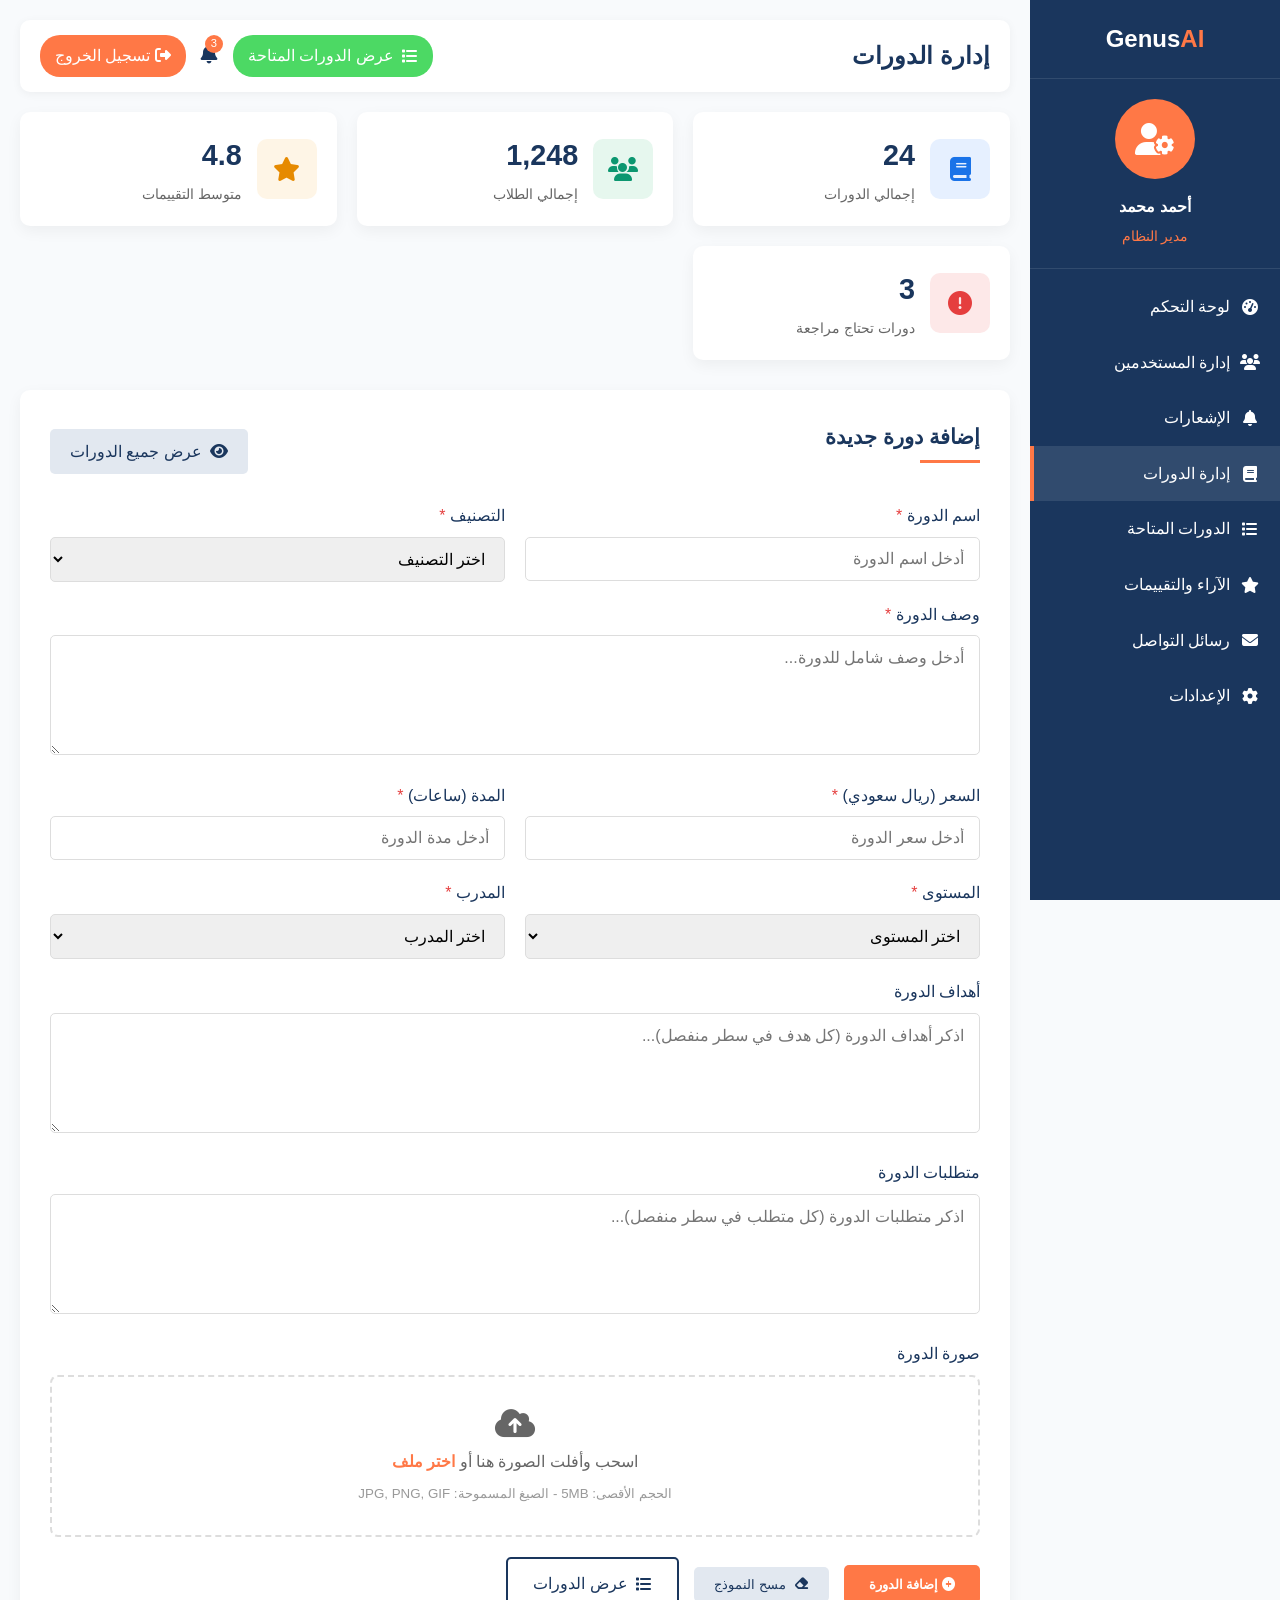
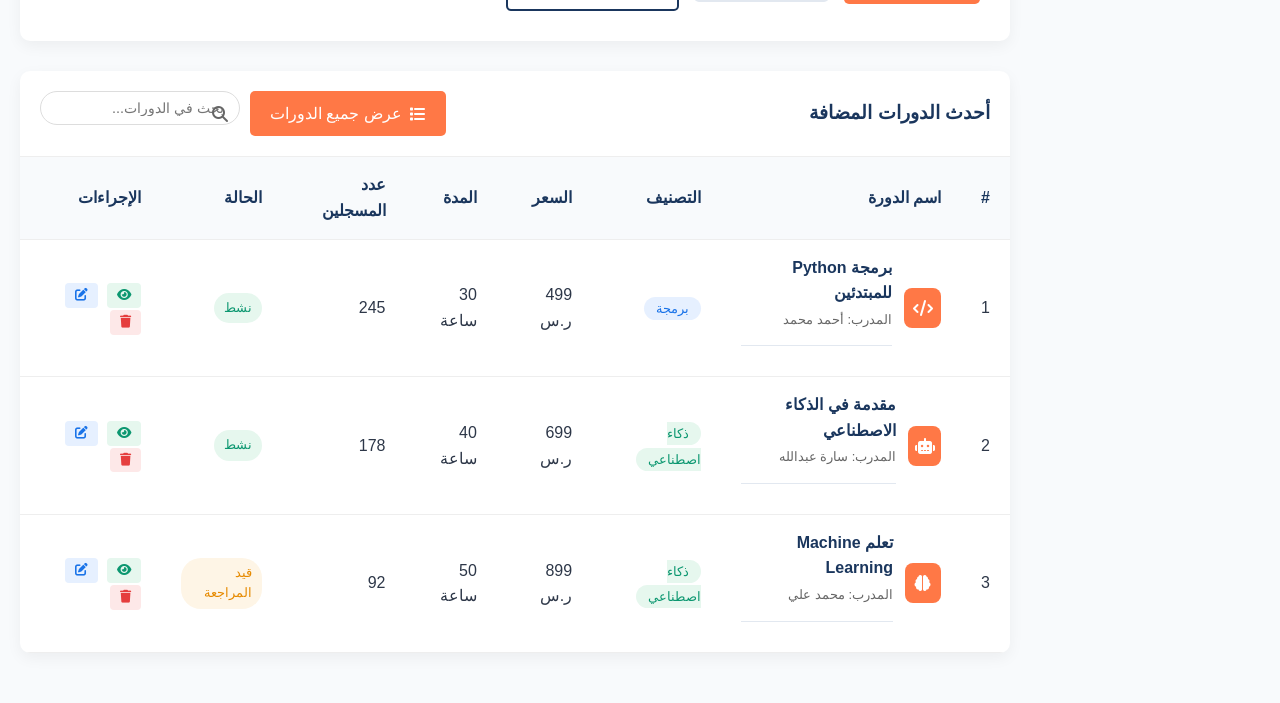
<file: courses.html>
<!DOCTYPE html>
<html lang="ar" dir="rtl">
<head>
    <meta charset="UTF-8">
    <meta name="viewport" content="width=device-width, initial-scale=1.0">
    <title>إدارة الدورات - GenusAI Academy</title>
    <link rel="stylesheet" href="https://cdnjs.cloudflare.com/ajax/libs/font-awesome/6.4.0/css/all.min.css">
    <link rel="stylesheet" href="style.css">
</head>
<body>
    <!-- الشريط الجانبي -->
    <div class="sidebar">
        <div class="sidebar-header">
            <div class="sidebar-logo">Genus<span>AI</span></div>
        </div>
        
        <div class="admin-info">
            <div class="admin-avatar">
                <i class="fas fa-user-cog"></i>
            </div>
            <div class="admin-name">أحمد محمد</div>
            <div class="admin-role">مدير النظام</div>
        </div>
        
        <div class="sidebar-menu">
            <a href="admin dashboard.html" class="menu-item">
                <i class="fas fa-tachometer-alt"></i>
                <span>لوحة التحكم</span>
            </a>
            <a href="users.html" class="menu-item">
                <i class="fas fa-users"></i>
                <span>إدارة المستخدمين</span>
            </a>
            <a href="notifications.html" class="menu-item">
                <i class="fas fa-bell"></i>
                <span>الإشعارات</span>
            </a>
            <a href="courses.html" class="menu-item active">
                <i class="fas fa-book"></i>
                <span>إدارة الدورات</span>
            </a>
            <a href="courses-list.html" class="menu-item">
                <i class="fas fa-list"></i>
                <span>الدورات المتاحة</span>
            </a>
            <a href="feedback.html" class="menu-item">
                <i class="fas fa-star"></i>
                <span>الآراء والتقييمات</span>
            </a>
            <a href="messages.html" class="menu-item">
                <i class="fas fa-envelope"></i>
                <span>رسائل التواصل</span>
            </a>
            <a href="settings.html" class="menu-item">
                <i class="fas fa-cog"></i>
                <span>الإعدادات</span>
            </a>
        </div>
    </div>

    <!-- المحتوى الرئيسي -->
    <div class="main-content">
        <!-- الهيدر -->
        <div class="header">
            <h1 class="page-title">إدارة الدورات</h1>
            <div class="header-actions">
                <a href="courses-list.html" class="view-courses-btn">
                    <i class="fas fa-list"></i>
                    عرض الدورات المتاحة
                </a>
                <div class="notification-btn">
                    <i class="fas fa-bell"></i>
                    <span class="notification-badge">3</span>
                </div>
                <a href="logout.php" class="logout-btn">
                    <i class="fas fa-sign-out-alt"></i>
                    تسجيل الخروج
                </a>
            </div>
        </div>

        <!-- قسم إدارة الدورات -->
        <div class="content-section active">
            <!-- بطاقات سريعة -->
            <div class="stats-grid">
                <div class="stat-card">
                    <div class="stat-icon" style="background: #e6f0ff; color: #1a73e8;">
                        <i class="fas fa-book"></i>
                    </div>
                    <div class="stat-content">
                        <div class="stat-number">24</div>
                        <div class="stat-label">إجمالي الدورات</div>
                    </div>
                </div>
                
                <div class="stat-card">
                    <div class="stat-icon" style="background: #e6f7ee; color: #0c9770;">
                        <i class="fas fa-users"></i>
                    </div>
                    <div class="stat-content">
                        <div class="stat-number">1,248</div>
                        <div class="stat-label">إجمالي الطلاب</div>
                    </div>
                </div>
                
                <div class="stat-card">
                    <div class="stat-icon" style="background: #fef5e6; color: #e68a00;">
                        <i class="fas fa-star"></i>
                    </div>
                    <div class="stat-content">
                        <div class="stat-number">4.8</div>
                        <div class="stat-label">متوسط التقييمات</div>
                    </div>
                </div>
                
                <div class="stat-card">
                    <div class="stat-icon" style="background: #fde8e8; color: #e53e3e;">
                        <i class="fas fa-exclamation-circle"></i>
                    </div>
                    <div class="stat-content">
                        <div class="stat-number">3</div>
                        <div class="stat-label">دورات تحتاج مراجعة</div>
                    </div>
                </div>
            </div>

            <div class="form-container">
                <div class="form-header">
                    <h2 class="form-title">إضافة دورة جديدة</h2>
                    <a href="courses-list.html" class="btn btn-secondary">
                        <i class="fas fa-eye"></i>
                        عرض جميع الدورات
                    </a>
                </div>
                <form id="addCourseForm">
                    <div class="form-row">
                        <div class="form-group">
                            <label for="course-name">اسم الدورة <span class="required">*</span></label>
                            <input type="text" id="course-name" placeholder="أدخل اسم الدورة" required>
                        </div>
                        
                        <div class="form-group">
                            <label for="course-category">التصنيف <span class="required">*</span></label>
                            <select id="course-category" required>
                                <option value="">اختر التصنيف</option>
                                <option value="programming">برمجة</option>
                                <option value="ai">ذكاء اصطناعي</option>
                                <option value="robotics">روبوتات</option>
                                <option value="icdl">ICDL</option>
                                <option value="design">تصميم</option>
                                <option value="business">أعمال</option>
                            </select>
                        </div>
                    </div>
                    
                    <div class="form-group">
                        <label for="course-description">وصف الدورة <span class="required">*</span></label>
                        <textarea id="course-description" placeholder="أدخل وصف شامل للدورة..." required></textarea>
                    </div>
                    
                    <div class="form-row">
                        <div class="form-group">
                            <label for="course-price">السعر (ريال سعودي) <span class="required">*</span></label>
                            <input type="number" id="course-price" placeholder="أدخل سعر الدورة" min="0" required>
                        </div>
                        
                        <div class="form-group">
                            <label for="course-duration">المدة (ساعات) <span class="required">*</span></label>
                            <input type="number" id="course-duration" placeholder="أدخل مدة الدورة" min="1" required>
                        </div>
                    </div>

                    <div class="form-row">
                        <div class="form-group">
                            <label for="course-level">المستوى <span class="required">*</span></label>
                            <select id="course-level" required>
                                <option value="">اختر المستوى</option>
                                <option value="beginner">مبتدئ</option>
                                <option value="intermediate">متوسط</option>
                                <option value="advanced">متقدم</option>
                            </select>
                        </div>
                        
                        <div class="form-group">
                            <label for="course-instructor">المدرب <span class="required">*</span></label>
                            <select id="course-instructor" required>
                                <option value="">اختر المدرب</option>
                                <option value="1">أحمد محمد</option>
                                <option value="2">سارة عبدالله</option>
                                <option value="3">محمد علي</option>
                            </select>
                        </div>
                    </div>
                    
                    <div class="form-group">
                        <label for="course-objectives">أهداف الدورة</label>
                        <textarea id="course-objectives" placeholder="اذكر أهداف الدورة (كل هدف في سطر منفصل)..."></textarea>
                    </div>

                    <div class="form-group">
                        <label for="course-requirements">متطلبات الدورة</label>
                        <textarea id="course-requirements" placeholder="اذكر متطلبات الدورة (كل متطلب في سطر منفصل)..."></textarea>
                    </div>
                    
                    <div class="form-group">
                        <label for="course-image">صورة الدورة</label>
                        <div class="file-upload">
                            <input type="file" id="course-image" accept="image/*">
                            <div class="upload-area">
                                <i class="fas fa-cloud-upload-alt"></i>
                                <p>اسحب وأفلت الصورة هنا أو <span>اختر ملف</span></p>
                                <small>الحجم الأقصى: 5MB - الصيغ المسموحة: JPG, PNG, GIF</small>
                            </div>
                        </div>
                    </div>

                    <div class="form-actions">
                        <button type="submit" class="submit-btn">
                            <i class="fas fa-plus-circle"></i>
                            إضافة الدورة
                        </button>
                        <button type="button" class="btn btn-secondary" onclick="clearForm()">
                            <i class="fas fa-eraser"></i>
                            مسح النموذج
                        </button>
                        <a href="courses-list.html" class="btn btn-outline">
                            <i class="fas fa-list"></i>
                            عرض الدورات
                        </a>
                    </div>
                </form>
            </div>
            
            <div class="table-container">
                <div class="table-header">
                    <h2 class="table-title">أحدث الدورات المضافة</h2>
                    <div class="table-actions">
                        <a href="courses-list.html" class="btn btn-primary">
                            <i class="fas fa-list"></i>
                            عرض جميع الدورات
                        </a>
                        <div class="search-box">
                            <input type="text" placeholder="بحث في الدورات...">
                            <i class="fas fa-search"></i>
                        </div>
                    </div>
                </div>
                
                <table>
                    <thead>
                        <tr>
                            <th>#</th>
                            <th>اسم الدورة</th>
                            <th>التصنيف</th>
                            <th>السعر</th>
                            <th>المدة</th>
                            <th>عدد المسجلين</th>
                            <th>الحالة</th>
                            <th>الإجراءات</th>
                        </tr>
                    </thead>
                    <tbody>
                        <tr>
                            <td>1</td>
                            <td>
                                <div class="course-info">
                                    <div class="course-avatar">
                                        <i class="fas fa-code"></i>
                                    </div>
                                    <div>
                                        <div class="course-name">برمجة Python للمبتدئين</div>
                                        <div class="course-meta">المدرب: أحمد محمد</div>
                                    </div>
                                </div>
                            </td>
                            <td><span class="category-badge programming">برمجة</span></td>
                            <td>499 ر.س</td>
                            <td>30 ساعة</td>
                            <td>245</td>
                            <td><span class="status status-active">نشط</span></td>
                            <td>
                                <button class="action-btn btn-view" onclick="viewCourse(1)">
                                    <i class="fas fa-eye"></i>
                                </button>
                                <button class="action-btn btn-edit" onclick="editCourse(1)">
                                    <i class="fas fa-edit"></i>
                                </button>
                                <button class="action-btn btn-delete" onclick="deleteCourse(1)">
                                    <i class="fas fa-trash"></i>
                                </button>
                            </td>
                        </tr>
                        <tr>
                            <td>2</td>
                            <td>
                                <div class="course-info">
                                    <div class="course-avatar">
                                        <i class="fas fa-robot"></i>
                                    </div>
                                    <div>
                                        <div class="course-name">مقدمة في الذكاء الاصطناعي</div>
                                        <div class="course-meta">المدرب: سارة عبدالله</div>
                                    </div>
                                </div>
                            </td>
                            <td><span class="category-badge ai">ذكاء اصطناعي</span></td>
                            <td>699 ر.س</td>
                            <td>40 ساعة</td>
                            <td>178</td>
                            <td><span class="status status-active">نشط</span></td>
                            <td>
                                <button class="action-btn btn-view" onclick="viewCourse(2)">
                                    <i class="fas fa-eye"></i>
                                </button>
                                <button class="action-btn btn-edit" onclick="editCourse(2)">
                                    <i class="fas fa-edit"></i>
                                </button>
                                <button class="action-btn btn-delete" onclick="deleteCourse(2)">
                                    <i class="fas fa-trash"></i>
                                </button>
                            </td>
                        </tr>
                        <tr>
                            <td>3</td>
                            <td>
                                <div class="course-info">
                                    <div class="course-avatar">
                                        <i class="fas fa-brain"></i>
                                    </div>
                                    <div>
                                        <div class="course-name">تعلم Machine Learning</div>
                                        <div class="course-meta">المدرب: محمد علي</div>
                                    </div>
                                </div>
                            </td>
                            <td><span class="category-badge ai">ذكاء اصطناعي</span></td>
                            <td>899 ر.س</td>
                            <td>50 ساعة</td>
                            <td>92</td>
                            <td><span class="status status-pending">قيد المراجعة</span></td>
                            <td>
                                <button class="action-btn btn-view" onclick="viewCourse(3)">
                                    <i class="fas fa-eye"></i>
                                </button>
                                <button class="action-btn btn-edit" onclick="editCourse(3)">
                                    <i class="fas fa-edit"></i>
                                </button>
                                <button class="action-btn btn-delete" onclick="deleteCourse(3)">
                                    <i class="fas fa-trash"></i>
                                </button>
                            </td>
                        </tr>
                    </tbody>
                </table>
            </div>
        </div>
    </div>

    <script src="script.js"></script>
    <script>
        // تفعيل النموذج
        document.getElementById('addCourseForm').addEventListener('submit', function(e) {
            e.preventDefault();
            
            // محاكاة إضافة الدورة
            const courseName = document.getElementById('course-name').value;
            alert(`تم إضافة الدورة "${courseName}" بنجاح!`);
            
            // إعادة تعيين النموذج
            this.reset();
        });

        // مسح النموذج
        function clearForm() {
            if (confirm('هل تريد مسح جميع الحقول؟')) {
                document.getElementById('addCourseForm').reset();
            }
        }

        // عرض الدورة
        function viewCourse(courseId) {
            window.location.href = `course-details.html?id=${courseId}`;
        }

        // تعديل الدورة
        function editCourse(courseId) {
            window.location.href = `course-edit.html?id=${courseId}`;
        }

        // حذف الدورة
        function deleteCourse(courseId) {
            if (confirm('هل أنت متأكد من حذف هذه الدورة؟ لا يمكن التراجع عن هذا الإجراء.')) {
                alert(`تم حذف الدورة رقم ${courseId}`);
                // هنا يمكن إضافة كود الحذف الفعلي
            }
        }

        // تحسين رفع الملفات
        document.getElementById('course-image').addEventListener('change', function(e) {
            const file = e.target.files[0];
            if (file) {
                const uploadArea = document.querySelector('.upload-area');
                uploadArea.innerHTML = `
                    <i class="fas fa-check-circle" style="color: #4cd964;"></i>
                    <p>تم اختيار الملف: <span>${file.name}</span></p>
                    <small>الحجم: ${(file.size / 1024 / 1024).toFixed(2)} MB</small>
                `;
            }
        });
    </script>
</body>
</html>
</file>
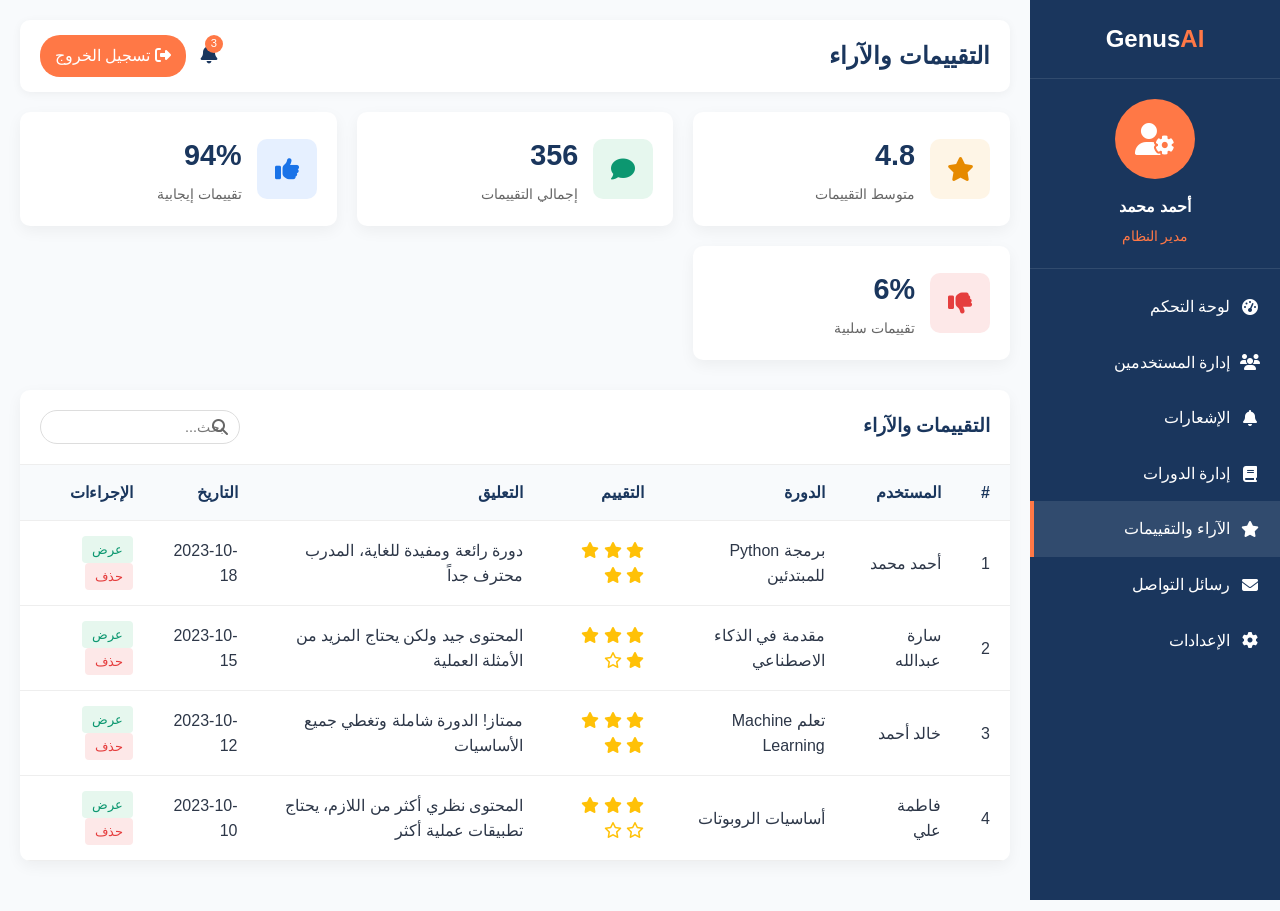
<file: feedback.html>
<!DOCTYPE html>
<html lang="ar" dir="rtl">
<head>
    <meta charset="UTF-8">
    <meta name="viewport" content="width=device-width, initial-scale=1.0">
    <title>التقييمات والآراء - GenusAI Academy</title>
    <link rel="stylesheet" href="https://cdnjs.cloudflare.com/ajax/libs/font-awesome/6.4.0/css/all.min.css">
    <link rel="stylesheet" href="style.css">
</head>
<body>
    <!-- الشريط الجانبي -->
    <div class="sidebar">
        <div class="sidebar-header">
            <div class="sidebar-logo">Genus<span>AI</span></div>
        </div>
        
        <div class="admin-info">
            <div class="admin-avatar">
                <i class="fas fa-user-cog"></i>
            </div>
            <div class="admin-name">أحمد محمد</div>
            <div class="admin-role">مدير النظام</div>
        </div>
        
        <div class="sidebar-menu">
            <a href="admin dashboard.html" class="menu-item">
                <i class="fas fa-tachometer-alt"></i>
                <span>لوحة التحكم</span>
            </a>
            <a href="users.html" class="menu-item">
                <i class="fas fa-users"></i>
                <span>إدارة المستخدمين</span>
            </a>
            <a href="notifications.html" class="menu-item">
                <i class="fas fa-bell"></i>
                <span>الإشعارات</span>
            </a>
            <a href="courses.html" class="menu-item">
                <i class="fas fa-book"></i>
                <span>إدارة الدورات</span>
            </a>
            <a href="feedback.html" class="menu-item active">
                <i class="fas fa-star"></i>
                <span>الآراء والتقييمات</span>
            </a>
            <a href="messages.html" class="menu-item">
                <i class="fas fa-envelope"></i>
                <span>رسائل التواصل</span>
            </a>
            <a href="settings.html" class="menu-item">
                <i class="fas fa-cog"></i>
                <span>الإعدادات</span>
            </a>
        </div>
    </div>

    <!-- المحتوى الرئيسي -->
    <div class="main-content">
        <!-- الهيدر -->
        <div class="header">
            <h1 class="page-title">التقييمات والآراء</h1>
            <div class="header-actions">
                <div class="notification-btn">
                    <i class="fas fa-bell"></i>
                    <span class="notification-badge">3</span>
                </div>
                <a href="logout.php" class="logout-btn">
                    <i class="fas fa-sign-out-alt"></i>
                    تسجيل الخروج
                </a>
            </div>
        </div>

        <!-- قسم التقييمات والآراء -->
        <div class="content-section active">
            <div class="stats-grid">
                <div class="stat-card">
                    <div class="stat-icon" style="background: #fef5e6; color: #e68a00;">
                        <i class="fas fa-star"></i>
                    </div>
                    <div class="stat-content">
                        <div class="stat-number">4.8</div>
                        <div class="stat-label">متوسط التقييمات</div>
                    </div>
                </div>
                
                <div class="stat-card">
                    <div class="stat-icon" style="background: #e6f7ee; color: #0c9770;">
                        <i class="fas fa-comment"></i>
                    </div>
                    <div class="stat-content">
                        <div class="stat-number">356</div>
                        <div class="stat-label">إجمالي التقييمات</div>
                    </div>
                </div>
                
                <div class="stat-card">
                    <div class="stat-icon" style="background: #e6f0ff; color: #1a73e8;">
                        <i class="fas fa-thumbs-up"></i>
                    </div>
                    <div class="stat-content">
                        <div class="stat-number">94%</div>
                        <div class="stat-label">تقييمات إيجابية</div>
                    </div>
                </div>
                
                <div class="stat-card">
                    <div class="stat-icon" style="background: #fde8e8; color: #e53e3e;">
                        <i class="fas fa-thumbs-down"></i>
                    </div>
                    <div class="stat-content">
                        <div class="stat-number">6%</div>
                        <div class="stat-label">تقييمات سلبية</div>
                    </div>
                </div>
            </div>

            <div class="table-container">
                <div class="table-header">
                    <h2 class="table-title">التقييمات والآراء</h2>
                    <div class="table-actions">
                        <div class="search-box">
                            <input type="text" placeholder="بحث...">
                            <i class="fas fa-search"></i>
                        </div>
                    </div>
                </div>
                
                <table>
                    <thead>
                        <tr>
                            <th>#</th>
                            <th>المستخدم</th>
                            <th>الدورة</th>
                            <th>التقييم</th>
                            <th>التعليق</th>
                            <th>التاريخ</th>
                            <th>الإجراءات</th>
                        </tr>
                    </thead>
                    <tbody>
                        <tr>
                            <td>1</td>
                            <td>أحمد محمد</td>
                            <td>برمجة Python للمبتدئين</td>
                            <td>
                                <div style="color: #ffc107;">
                                    <i class="fas fa-star"></i>
                                    <i class="fas fa-star"></i>
                                    <i class="fas fa-star"></i>
                                    <i class="fas fa-star"></i>
                                    <i class="fas fa-star"></i>
                                </div>
                            </td>
                            <td>دورة رائعة ومفيدة للغاية، المدرب محترف جداً</td>
                            <td>2023-10-18</td>
                            <td>
                                <button class="action-btn btn-view">عرض</button>
                                <button class="action-btn btn-delete">حذف</button>
                            </td>
                        </tr>
                        <tr>
                            <td>2</td>
                            <td>سارة عبدالله</td>
                            <td>مقدمة في الذكاء الاصطناعي</td>
                            <td>
                                <div style="color: #ffc107;">
                                    <i class="fas fa-star"></i>
                                    <i class="fas fa-star"></i>
                                    <i class="fas fa-star"></i>
                                    <i class="fas fa-star"></i>
                                    <i class="far fa-star"></i>
                                </div>
                            </td>
                            <td>المحتوى جيد ولكن يحتاج المزيد من الأمثلة العملية</td>
                            <td>2023-10-15</td>
                            <td>
                                <button class="action-btn btn-view">عرض</button>
                                <button class="action-btn btn-delete">حذف</button>
                            </td>
                        </tr>
                        <tr>
                            <td>3</td>
                            <td>خالد أحمد</td>
                            <td>تعلم Machine Learning</td>
                            <td>
                                <div style="color: #ffc107;">
                                    <i class="fas fa-star"></i>
                                    <i class="fas fa-star"></i>
                                    <i class="fas fa-star"></i>
                                    <i class="fas fa-star"></i>
                                    <i class="fas fa-star"></i>
                                </div>
                            </td>
                            <td>ممتاز! الدورة شاملة وتغطي جميع الأساسيات</td>
                            <td>2023-10-12</td>
                            <td>
                                <button class="action-btn btn-view">عرض</button>
                                <button class="action-btn btn-delete">حذف</button>
                            </td>
                        </tr>
                        <tr>
                            <td>4</td>
                            <td>فاطمة علي</td>
                            <td>أساسيات الروبوتات</td>
                            <td>
                                <div style="color: #ffc107;">
                                    <i class="fas fa-star"></i>
                                    <i class="fas fa-star"></i>
                                    <i class="fas fa-star"></i>
                                    <i class="far fa-star"></i>
                                    <i class="far fa-star"></i>
                                </div>
                            </td>
                            <td>المحتوى نظري أكثر من اللازم، يحتاج تطبيقات عملية أكثر</td>
                            <td>2023-10-10</td>
                            <td>
                                <button class="action-btn btn-view">عرض</button>
                                <button class="action-btn btn-delete">حذف</button>
                            </td>
                        </tr>
                    </tbody>
                </table>
            </div>
        </div>
    </div>

    <script src="script.js"></script>
</body>
</html>
</file>
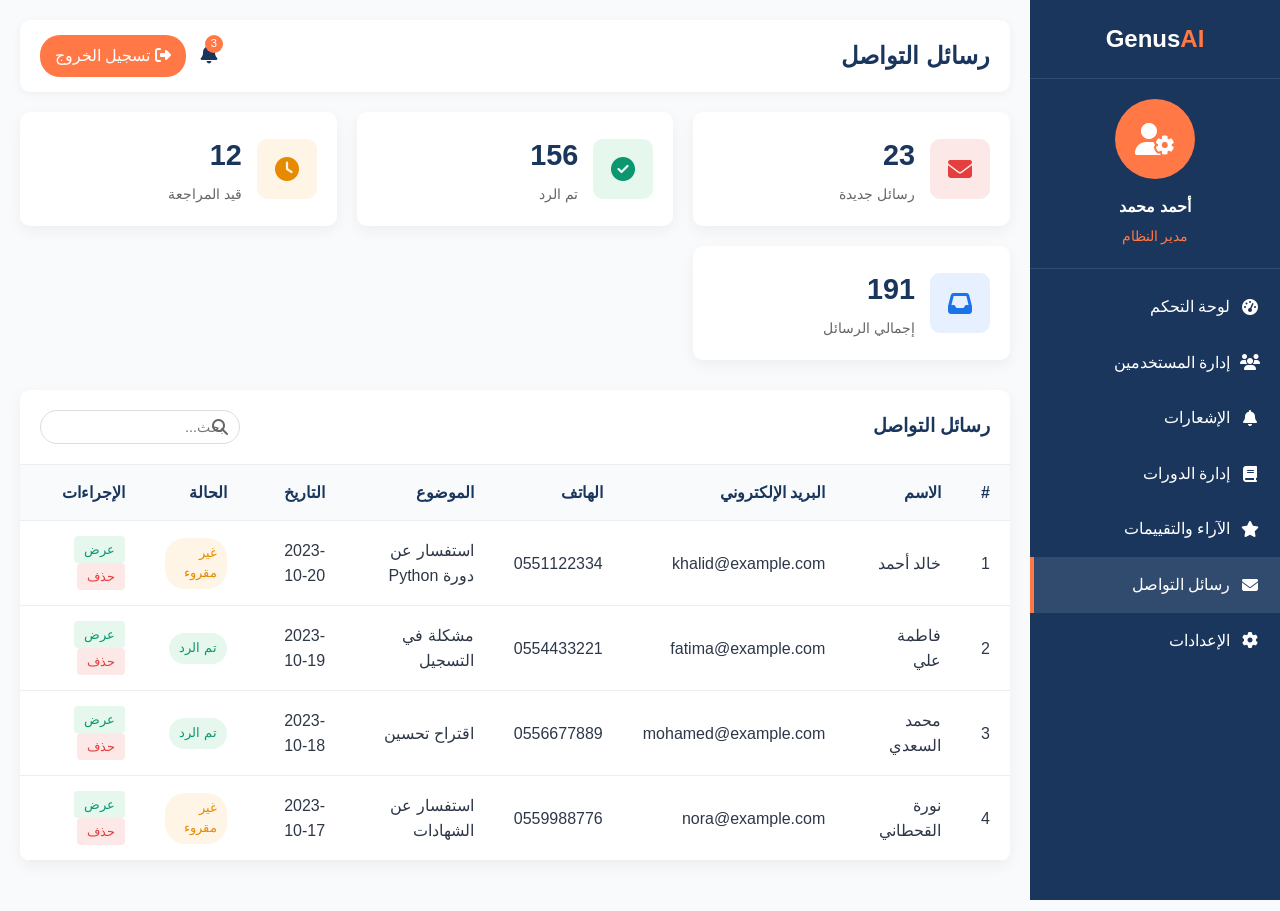
<file: messages.html>
<!DOCTYPE html>
<html lang="ar" dir="rtl">
<head>
    <meta charset="UTF-8">
    <meta name="viewport" content="width=device-width, initial-scale=1.0">
    <title>رسائل التواصل - GenusAI Academy</title>
    <link rel="stylesheet" href="https://cdnjs.cloudflare.com/ajax/libs/font-awesome/6.4.0/css/all.min.css">
    <link rel="stylesheet" href="style.css">
</head>
<body>
    <!-- الشريط الجانبي -->
    <div class="sidebar">
        <div class="sidebar-header">
            <div class="sidebar-logo">Genus<span>AI</span></div>
        </div>
        
        <div class="admin-info">
            <div class="admin-avatar">
                <i class="fas fa-user-cog"></i>
            </div>
            <div class="admin-name">أحمد محمد</div>
            <div class="admin-role">مدير النظام</div>
        </div>
        
        <div class="sidebar-menu">
            <a href="admin dashboard.html" class="menu-item">
                <i class="fas fa-tachometer-alt"></i>
                <span>لوحة التحكم</span>
            </a>
            <a href="users.html" class="menu-item">
                <i class="fas fa-users"></i>
                <span>إدارة المستخدمين</span>
            </a>
            <a href="notifications.html" class="menu-item">
                <i class="fas fa-bell"></i>
                <span>الإشعارات</span>
            </a>
            <a href="courses.html" class="menu-item">
                <i class="fas fa-book"></i>
                <span>إدارة الدورات</span>
            </a>
            <a href="feedback.html" class="menu-item">
                <i class="fas fa-star"></i>
                <span>الآراء والتقييمات</span>
            </a>
            <a href="messages.html" class="menu-item active">
                <i class="fas fa-envelope"></i>
                <span>رسائل التواصل</span>
            </a>
            <a href="settings.html" class="menu-item">
                <i class="fas fa-cog"></i>
                <span>الإعدادات</span>
            </a>
        </div>
    </div>

    <!-- المحتوى الرئيسي -->
    <div class="main-content">
        <!-- الهيدر -->
        <div class="header">
            <h1 class="page-title">رسائل التواصل</h1>
            <div class="header-actions">
                <div class="notification-btn">
                    <i class="fas fa-bell"></i>
                    <span class="notification-badge">3</span>
                </div>
                <a href="logout.php" class="logout-btn">
                    <i class="fas fa-sign-out-alt"></i>
                    تسجيل الخروج
                </a>
            </div>
        </div>

        <!-- قسم رسائل التواصل -->
        <div class="content-section active">
            <div class="stats-grid">
                <div class="stat-card">
                    <div class="stat-icon" style="background: #fde8e8; color: #e53e3e;">
                        <i class="fas fa-envelope"></i>
                    </div>
                    <div class="stat-content">
                        <div class="stat-number">23</div>
                        <div class="stat-label">رسائل جديدة</div>
                    </div>
                </div>
                
                <div class="stat-card">
                    <div class="stat-icon" style="background: #e6f7ee; color: #0c9770;">
                        <i class="fas fa-check-circle"></i>
                    </div>
                    <div class="stat-content">
                        <div class="stat-number">156</div>
                        <div class="stat-label">تم الرد</div>
                    </div>
                </div>
                
                <div class="stat-card">
                    <div class="stat-icon" style="background: #fef5e6; color: #e68a00;">
                        <i class="fas fa-clock"></i>
                    </div>
                    <div class="stat-content">
                        <div class="stat-number">12</div>
                        <div class="stat-label">قيد المراجعة</div>
                    </div>
                </div>
                
                <div class="stat-card">
                    <div class="stat-icon" style="background: #e6f0ff; color: #1a73e8;">
                        <i class="fas fa-inbox"></i>
                    </div>
                    <div class="stat-content">
                        <div class="stat-number">191</div>
                        <div class="stat-label">إجمالي الرسائل</div>
                    </div>
                </div>
            </div>

            <div class="table-container">
                <div class="table-header">
                    <h2 class="table-title">رسائل التواصل</h2>
                    <div class="table-actions">
                        <div class="search-box">
                            <input type="text" placeholder="بحث...">
                            <i class="fas fa-search"></i>
                        </div>
                    </div>
                </div>
                
                <table>
                    <thead>
                        <tr>
                            <th>#</th>
                            <th>الاسم</th>
                            <th>البريد الإلكتروني</th>
                            <th>الهاتف</th>
                            <th>الموضوع</th>
                            <th>التاريخ</th>
                            <th>الحالة</th>
                            <th>الإجراءات</th>
                        </tr>
                    </thead>
                    <tbody>
                        <tr>
                            <td>1</td>
                            <td>خالد أحمد</td>
                            <td>khalid@example.com</td>
                            <td>0551122334</td>
                            <td>استفسار عن دورة Python</td>
                            <td>2023-10-20</td>
                            <td><span class="status status-pending">غير مقروء</span></td>
                            <td>
                                <button class="action-btn btn-view">عرض</button>
                                <button class="action-btn btn-delete">حذف</button>
                            </td>
                        </tr>
                        <tr>
                            <td>2</td>
                            <td>فاطمة علي</td>
                            <td>fatima@example.com</td>
                            <td>0554433221</td>
                            <td>مشكلة في التسجيل</td>
                            <td>2023-10-19</td>
                            <td><span class="status status-active">تم الرد</span></td>
                            <td>
                                <button class="action-btn btn-view">عرض</button>
                                <button class="action-btn btn-delete">حذف</button>
                            </td>
                        </tr>
                        <tr>
                            <td>3</td>
                            <td>محمد السعدي</td>
                            <td>mohamed@example.com</td>
                            <td>0556677889</td>
                            <td>اقتراح تحسين</td>
                            <td>2023-10-18</td>
                            <td><span class="status status-active">تم الرد</span></td>
                            <td>
                                <button class="action-btn btn-view">عرض</button>
                                <button class="action-btn btn-delete">حذف</button>
                            </td>
                        </tr>
                        <tr>
                            <td>4</td>
                            <td>نورة القحطاني</td>
                            <td>nora@example.com</td>
                            <td>0559988776</td>
                            <td>استفسار عن الشهادات</td>
                            <td>2023-10-17</td>
                            <td><span class="status status-pending">غير مقروء</span></td>
                            <td>
                                <button class="action-btn btn-view">عرض</button>
                                <button class="action-btn btn-delete">حذف</button>
                            </td>
                        </tr>
                    </tbody>
                </table>
            </div>
        </div>
    </div>

    <script src="script.js"></script>
</body>
</html>
</file>
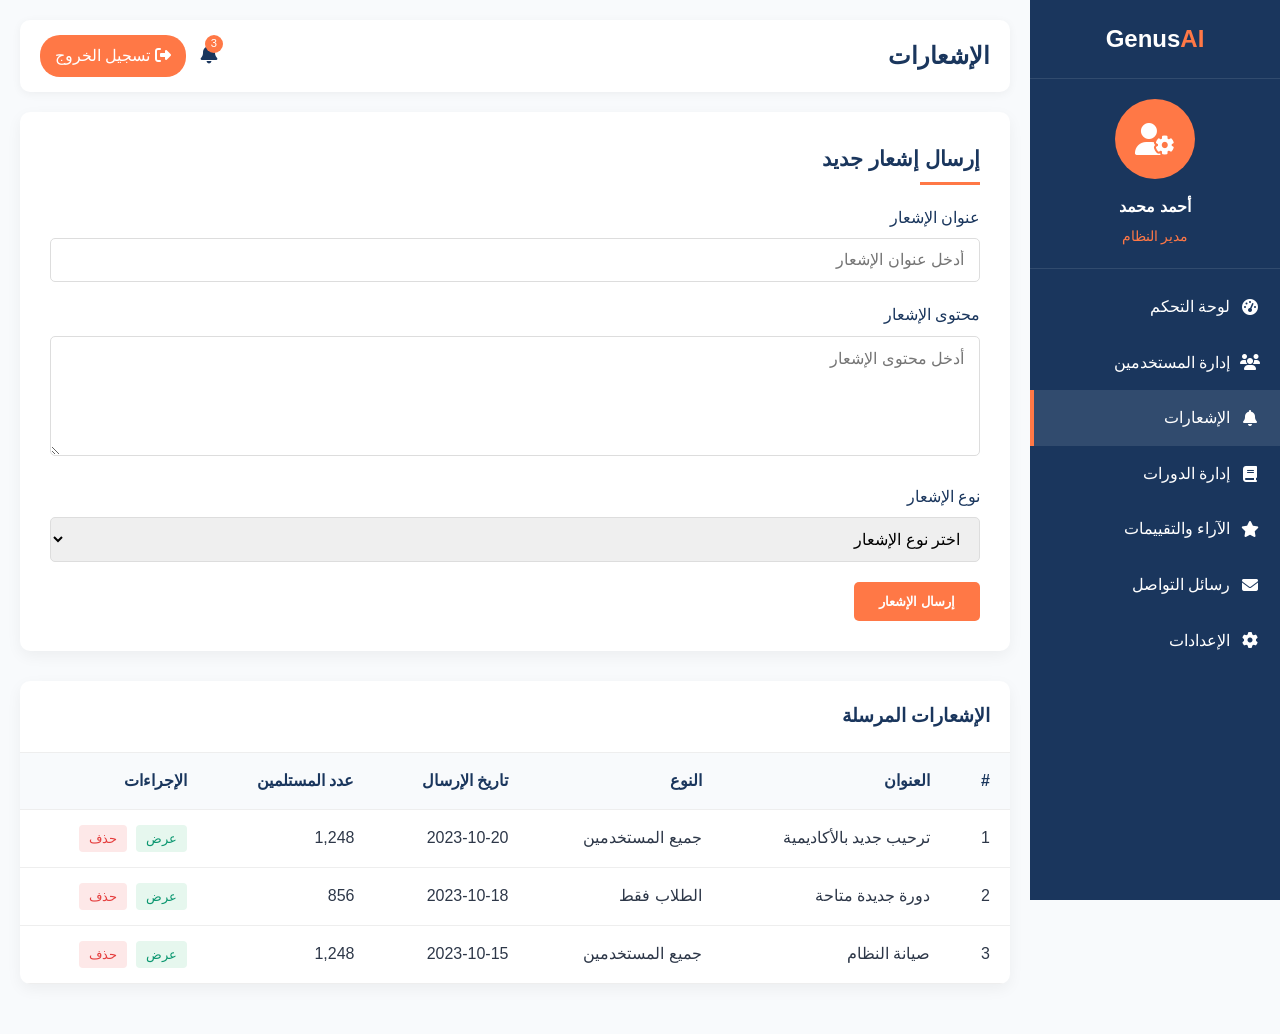
<file: notifications.html>
<!DOCTYPE html>
<html lang="ar" dir="rtl">
<head>
    <meta charset="UTF-8">
    <meta name="viewport" content="width=device-width, initial-scale=1.0">
    <title>الإشعارات - GenusAI Academy</title>
    <link rel="stylesheet" href="https://cdnjs.cloudflare.com/ajax/libs/font-awesome/6.4.0/css/all.min.css">
    <link rel="stylesheet" href="style.css">
</head>
<body>
    <!-- الشريط الجانبي -->
    <div class="sidebar">
        <div class="sidebar-header">
            <div class="sidebar-logo">Genus<span>AI</span></div>
        </div>
        
        <div class="admin-info">
            <div class="admin-avatar">
                <i class="fas fa-user-cog"></i>
            </div>
            <div class="admin-name">أحمد محمد</div>
            <div class="admin-role">مدير النظام</div>
        </div>
        
        <div class="sidebar-menu">
            <a href="admin dashboard.html" class="menu-item">
                <i class="fas fa-tachometer-alt"></i>
                <span>لوحة التحكم</span>
            </a>
            <a href="users.html" class="menu-item">
                <i class="fas fa-users"></i>
                <span>إدارة المستخدمين</span>
            </a>
            <a href="notifications.html" class="menu-item active">
                <i class="fas fa-bell"></i>
                <span>الإشعارات</span>
            </a>
            <a href="courses.html" class="menu-item">
                <i class="fas fa-book"></i>
                <span>إدارة الدورات</span>
            </a>
            <a href="feedback.html" class="menu-item">
                <i class="fas fa-star"></i>
                <span>الآراء والتقييمات</span>
            </a>
            <a href="messages.html" class="menu-item">
                <i class="fas fa-envelope"></i>
                <span>رسائل التواصل</span>
            </a>
            <a href="settings.html" class="menu-item">
                <i class="fas fa-cog"></i>
                <span>الإعدادات</span>
            </a>
        </div>
    </div>

    <!-- المحتوى الرئيسي -->
    <div class="main-content">
        <!-- الهيدر -->
        <div class="header">
            <h1 class="page-title">الإشعارات</h1>
            <div class="header-actions">
                <div class="notification-btn">
                    <i class="fas fa-bell"></i>
                    <span class="notification-badge">3</span>
                </div>
                <a href="logout.php" class="logout-btn">
                    <i class="fas fa-sign-out-alt"></i>
                    تسجيل الخروج
                </a>
            </div>
        </div>

        <!-- قسم الإشعارات -->
        <div class="content-section active">
            <div class="form-container">
                <h2 class="form-title">إرسال إشعار جديد</h2>
                <form>
                    <div class="form-group">
                        <label for="notification-title">عنوان الإشعار</label>
                        <input type="text" id="notification-title" placeholder="أدخل عنوان الإشعار">
                    </div>
                    
                    <div class="form-group">
                        <label for="notification-content">محتوى الإشعار</label>
                        <textarea id="notification-content" placeholder="أدخل محتوى الإشعار"></textarea>
                    </div>
                    
                    <div class="form-group">
                        <label for="notification-type">نوع الإشعار</label>
                        <select id="notification-type">
                            <option value="">اختر نوع الإشعار</option>
                            <option value="all">جميع المستخدمين</option>
                            <option value="students">الطلاب فقط</option>
                            <option value="instructors">المدربين فقط</option>
                        </select>
                    </div>
                    
                    <button type="submit" class="submit-btn">إرسال الإشعار</button>
                </form>
            </div>
            
            <div class="table-container">
                <div class="table-header">
                    <h2 class="table-title">الإشعارات المرسلة</h2>
                </div>
                
                <table>
                    <thead>
                        <tr>
                            <th>#</th>
                            <th>العنوان</th>
                            <th>النوع</th>
                            <th>تاريخ الإرسال</th>
                            <th>عدد المستلمين</th>
                            <th>الإجراءات</th>
                        </tr>
                    </thead>
                    <tbody>
                        <tr>
                            <td>1</td>
                            <td>ترحيب جديد بالأكاديمية</td>
                            <td>جميع المستخدمين</td>
                            <td>2023-10-20</td>
                            <td>1,248</td>
                            <td>
                                <button class="action-btn btn-view">عرض</button>
                                <button class="action-btn btn-delete">حذف</button>
                            </td>
                        </tr>
                        <tr>
                            <td>2</td>
                            <td>دورة جديدة متاحة</td>
                            <td>الطلاب فقط</td>
                            <td>2023-10-18</td>
                            <td>856</td>
                            <td>
                                <button class="action-btn btn-view">عرض</button>
                                <button class="action-btn btn-delete">حذف</button>
                            </td>
                        </tr>
                        <tr>
                            <td>3</td>
                            <td>صيانة النظام</td>
                            <td>جميع المستخدمين</td>
                            <td>2023-10-15</td>
                            <td>1,248</td>
                            <td>
                                <button class="action-btn btn-view">عرض</button>
                                <button class="action-btn btn-delete">حذف</button>
                            </td>
                        </tr>
                    </tbody>
                </table>
            </div>
        </div>
    </div>

    <script src="script.js"></script>
</body>
</html>
</file>
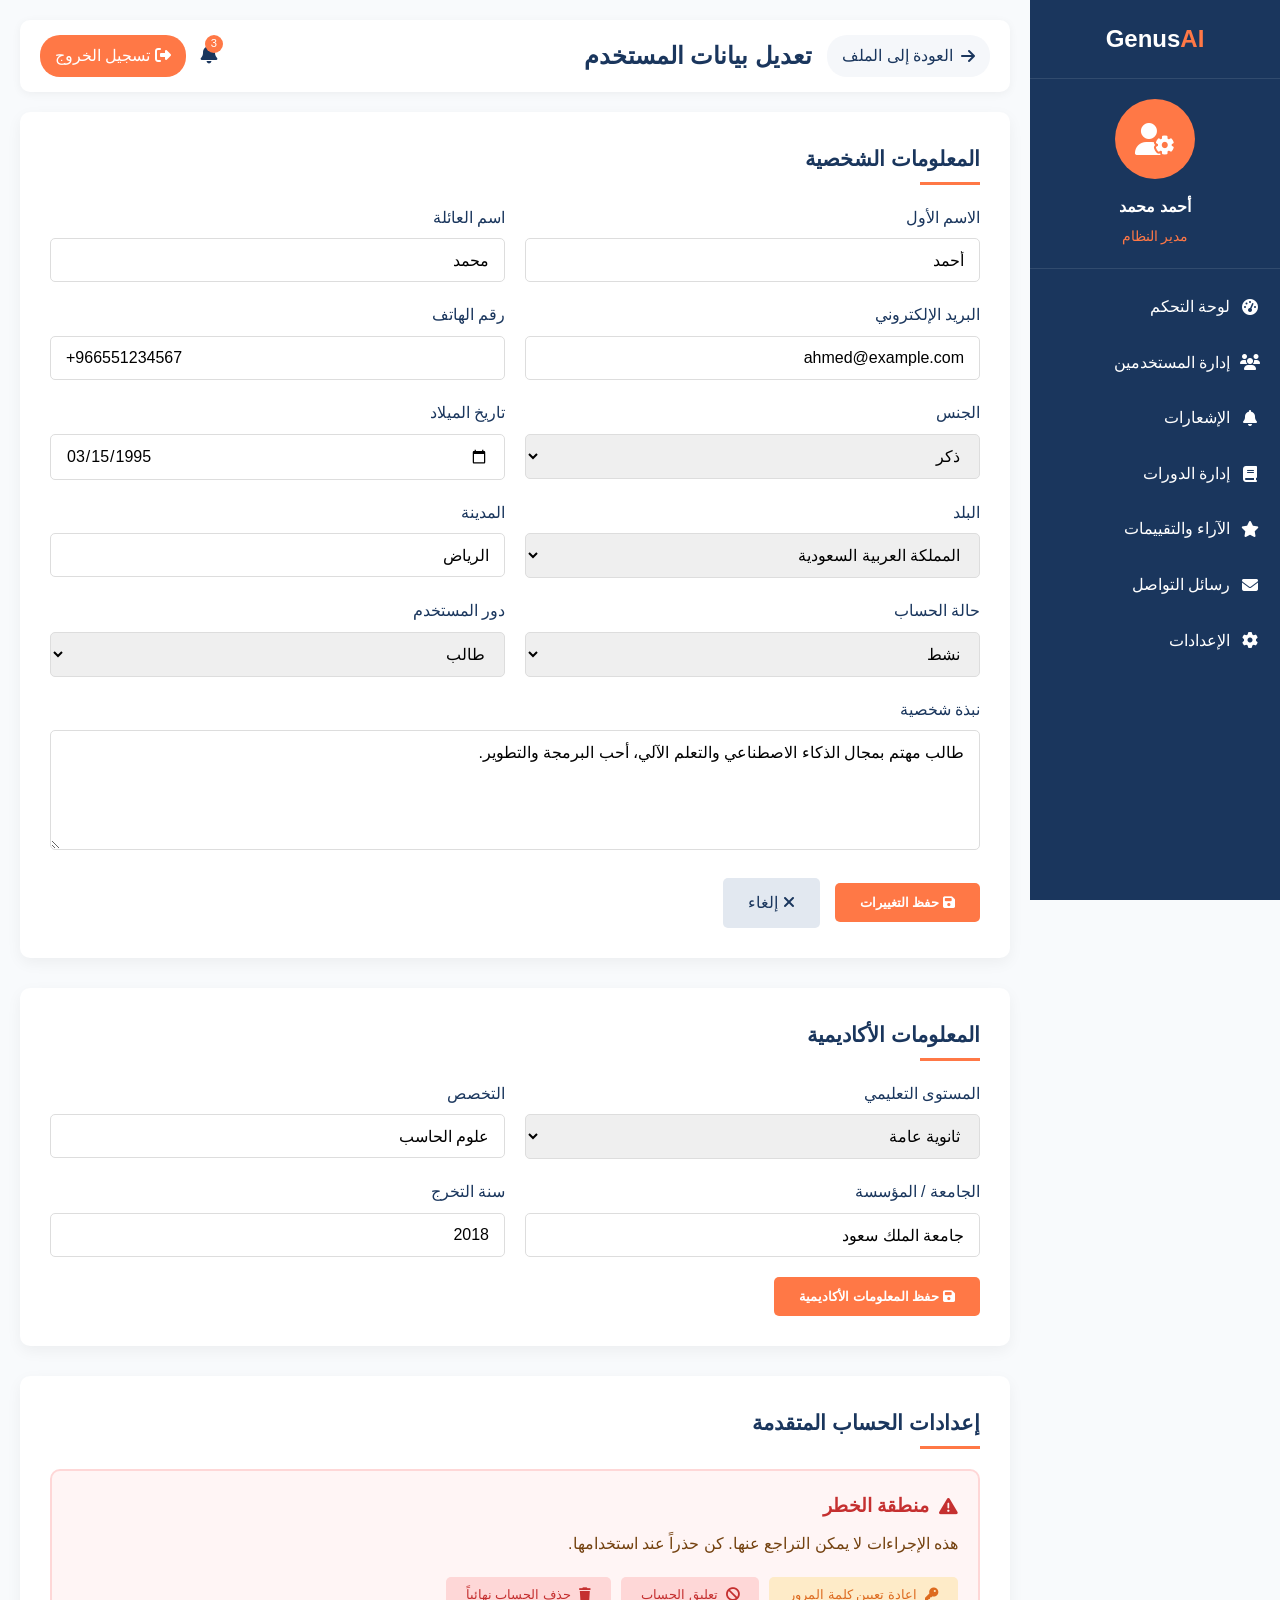
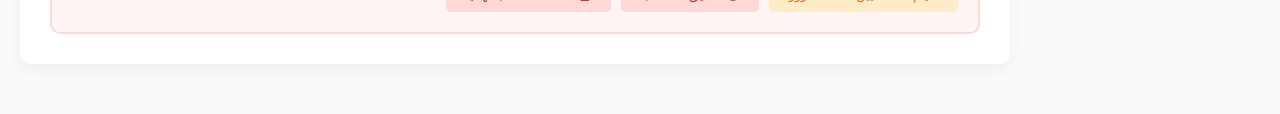
<file: user-edit.html>
<!DOCTYPE html>
<html lang="ar" dir="rtl">
<head>
    <meta charset="UTF-8">
    <meta name="viewport" content="width=device-width, initial-scale=1.0">
    <title>تعديل بيانات المستخدم - GenusAI Academy</title>
    <link rel="stylesheet" href="https://cdnjs.cloudflare.com/ajax/libs/font-awesome/6.4.0/css/all.min.css">
    <link rel="stylesheet" href="style.css">
</head>
<body>
    <!-- الشريط الجانبي -->
    <div class="sidebar">
        <div class="sidebar-header">
            <div class="sidebar-logo">Genus<span>AI</span></div>
        </div>
        
        <div class="admin-info">
            <div class="admin-avatar">
                <i class="fas fa-user-cog"></i>
            </div>
            <div class="admin-name">أحمد محمد</div>
            <div class="admin-role">مدير النظام</div>
        </div>
        
        <div class="sidebar-menu">
            <a href="index.html" class="menu-item">
                <i class="fas fa-tachometer-alt"></i>
                <span>لوحة التحكم</span>
            </a>
            <a href="users.html" class="menu-item">
                <i class="fas fa-users"></i>
                <span>إدارة المستخدمين</span>
            </a>
            <a href="notifications.html" class="menu-item">
                <i class="fas fa-bell"></i>
                <span>الإشعارات</span>
            </a>
            <a href="courses.html" class="menu-item">
                <i class="fas fa-book"></i>
                <span>إدارة الدورات</span>
            </a>
            <a href="feedback.html" class="menu-item">
                <i class="fas fa-star"></i>
                <span>الآراء والتقييمات</span>
            </a>
            <a href="messages.html" class="menu-item">
                <i class="fas fa-envelope"></i>
                <span>رسائل التواصل</span>
            </a>
            <a href="settings.html" class="menu-item">
                <i class="fas fa-cog"></i>
                <span>الإعدادات</span>
            </a>
        </div>
    </div>

    <!-- المحتوى الرئيسي -->
    <div class="main-content">
        <!-- الهيدر -->
        <div class="header">
            <div class="header-left">
                <a href="user-profile.html?id=1" class="back-btn">
                    <i class="fas fa-arrow-right"></i>
                    العودة إلى الملف
                </a>
                <h1 class="page-title">تعديل بيانات المستخدم</h1>
            </div>
            <div class="header-actions">
                <div class="notification-btn">
                    <i class="fas fa-bell"></i>
                    <span class="notification-badge">3</span>
                </div>
                <a href="logout.php" class="logout-btn">
                    <i class="fas fa-sign-out-alt"></i>
                    تسجيل الخروج
                </a>
            </div>
        </div>

        <!-- قسم تعديل بيانات المستخدم -->
        <div class="content-section active">
            <div class="form-container">
                <h2 class="form-title">المعلومات الشخصية</h2>
                <form id="userEditForm">
                    <div class="form-row">
                        <div class="form-group">
                            <label for="firstName">الاسم الأول</label>
                            <input type="text" id="firstName" value="أحمد" required>
                        </div>
                        <div class="form-group">
                            <label for="lastName">اسم العائلة</label>
                            <input type="text" id="lastName" value="محمد" required>
                        </div>
                    </div>

                    <div class="form-row">
                        <div class="form-group">
                            <label for="email">البريد الإلكتروني</label>
                            <input type="email" id="email" value="ahmed@example.com" required>
                        </div>
                        <div class="form-group">
                            <label for="phone">رقم الهاتف</label>
                            <input type="tel" id="phone" value="+966551234567" required>
                        </div>
                    </div>

                    <div class="form-row">
                        <div class="form-group">
                            <label for="gender">الجنس</label>
                            <select id="gender" required>
                                <option value="male" selected>ذكر</option>
                                <option value="female">أنثى</option>
                            </select>
                        </div>
                        <div class="form-group">
                            <label for="birthDate">تاريخ الميلاد</label>
                            <input type="date" id="birthDate" value="1995-03-15" required>
                        </div>
                    </div>

                    <div class="form-row">
                        <div class="form-group">
                            <label for="country">البلد</label>
                            <select id="country" required>
                                <option value="sa" selected>المملكة العربية السعودية</option>
                                <option value="ae">الإمارات العربية المتحدة</option>
                                <option value="kw">الكويت</option>
                                <option value="qa">قطر</option>
                                <option value="bh">البحرين</option>
                                <option value="om">عمان</option>
                            </select>
                        </div>
                        <div class="form-group">
                            <label for="city">المدينة</label>
                            <input type="text" id="city" value="الرياض" required>
                        </div>
                    </div>

                    <div class="form-row">
                        <div class="form-group">
                            <label for="userStatus">حالة الحساب</label>
                            <select id="userStatus" required>
                                <option value="active" selected>نشط</option>
                                <option value="inactive">غير نشط</option>
                                <option value="suspended">موقوف</option>
                                <option value="banned">محظور</option>
                            </select>
                        </div>
                        <div class="form-group">
                            <label for="userRole">دور المستخدم</label>
                            <select id="userRole" required>
                                <option value="student" selected>طالب</option>
                                <option value="instructor">مدرب</option>
                                <option value="admin">مدير</option>
                                <option value="moderator">مشرف</option>
                            </select>
                        </div>
                    </div>

                    <div class="form-group">
                        <label for="bio">نبذة شخصية</label>
                        <textarea id="bio" rows="4" placeholder="أدخل نبذة عن المستخدم...">طالب مهتم بمجال الذكاء الاصطناعي والتعلم الآلي، أحب البرمجة والتطوير.</textarea>
                    </div>

                    <div class="form-actions">
                        <button type="submit" class="submit-btn">
                            <i class="fas fa-save"></i>
                            حفظ التغييرات
                        </button>
                        <a href="user-profile.html?id=1" class="cancel-btn">
                            <i class="fas fa-times"></i>
                            إلغاء
                        </a>
                    </div>
                </form>
            </div>

            <div class="form-container">
                <h2 class="form-title">المعلومات الأكاديمية</h2>
                <form id="academicForm">
                    <div class="form-row">
                        <div class="form-group">
                            <label for="educationLevel">المستوى التعليمي</label>
                            <select id="educationLevel">
                                <option value="">اختر المستوى التعليمي</option>
                                <option value="highschool" selected>ثانوية عامة</option>
                                <option value="diploma">دبلوم</option>
                                <option value="bachelor">بكالوريوس</option>
                                <option value="master">ماجستير</option>
                                <option value="phd">دكتوراه</option>
                            </select>
                        </div>
                        <div class="form-group">
                            <label for="major">التخصص</label>
                            <input type="text" id="major" value="علوم الحاسب">
                        </div>
                    </div>

                    <div class="form-row">
                        <div class="form-group">
                            <label for="university">الجامعة / المؤسسة</label>
                            <input type="text" id="university" value="جامعة الملك سعود">
                        </div>
                        <div class="form-group">
                            <label for="graduationYear">سنة التخرج</label>
                            <input type="number" id="graduationYear" value="2018" min="1900" max="2030">
                        </div>
                    </div>

                    <div class="form-actions">
                        <button type="submit" class="submit-btn">
                            <i class="fas fa-save"></i>
                            حفظ المعلومات الأكاديمية
                        </button>
                    </div>
                </form>
            </div>

            <div class="form-container">
                <h2 class="form-title">إعدادات الحساب المتقدمة</h2>
                <div class="danger-zone">
                    <h3><i class="fas fa-exclamation-triangle"></i> منطقة الخطر</h3>
                    <p>هذه الإجراءات لا يمكن التراجع عنها. كن حذراً عند استخدامها.</p>
                    
                    <div class="danger-actions">
                        <button class="btn btn-warning" id="resetPasswordBtn">
                            <i class="fas fa-key"></i>
                            إعادة تعيين كلمة المرور
                        </button>
                        <button class="btn btn-danger" id="suspendAccountBtn">
                            <i class="fas fa-ban"></i>
                            تعليق الحساب
                        </button>
                        <button class="btn btn-danger" id="deleteAccountBtn">
                            <i class="fas fa-trash"></i>
                            حذف الحساب نهائياً
                        </button>
                    </div>
                </div>
            </div>
        </div>
    </div>

    <script src="script.js"></script>
    <script>
        // تفعيل النماذج
        document.getElementById('userEditForm').addEventListener('submit', function(e) {
            e.preventDefault();
            alert('تم حفظ البيانات الشخصية بنجاح!');
        });

        document.getElementById('academicForm').addEventListener('submit', function(e) {
            e.preventDefault();
            alert('تم حفظ المعلومات الأكاديمية بنجاح!');
        });

        // تفعيل أزرار منطقة الخطر
        document.getElementById('resetPasswordBtn').addEventListener('click', function() {
            if (confirm('هل أنت متأكد من إعادة تعيين كلمة المرور؟ سيتم إرسال رابط تعيين جديد للمستخدم.')) {
                alert('تم إرسال رابط إعادة تعيين كلمة المرور!');
            }
        });

        document.getElementById('suspendAccountBtn').addEventListener('click', function() {
            if (confirm('هل أنت متأكد من تعليق هذا الحساب؟ لن يتمكن المستخدم من الدخول حتى إلغاء التعليق.')) {
                alert('تم تعليق الحساب بنجاح!');
            }
        });

        document.getElementById('deleteAccountBtn').addEventListener('click', function() {
            if (confirm('⚠️ تحذير: هذا الإجراء لا يمكن التراجع عنه!\n\nهل أنت متأكد من حذف هذا الحساب نهائياً؟')) {
                if (confirm('❌ تأكيد نهائي: جميع بيانات المستخدم سيتم حذفها بشكل دائم. هل تريد المتابعة؟')) {
                    alert('تم حذف الحساب بنجاح!');
                    window.location.href = 'users.html';
                }
            }
        });
    </script>
</body>
</html>
</file>
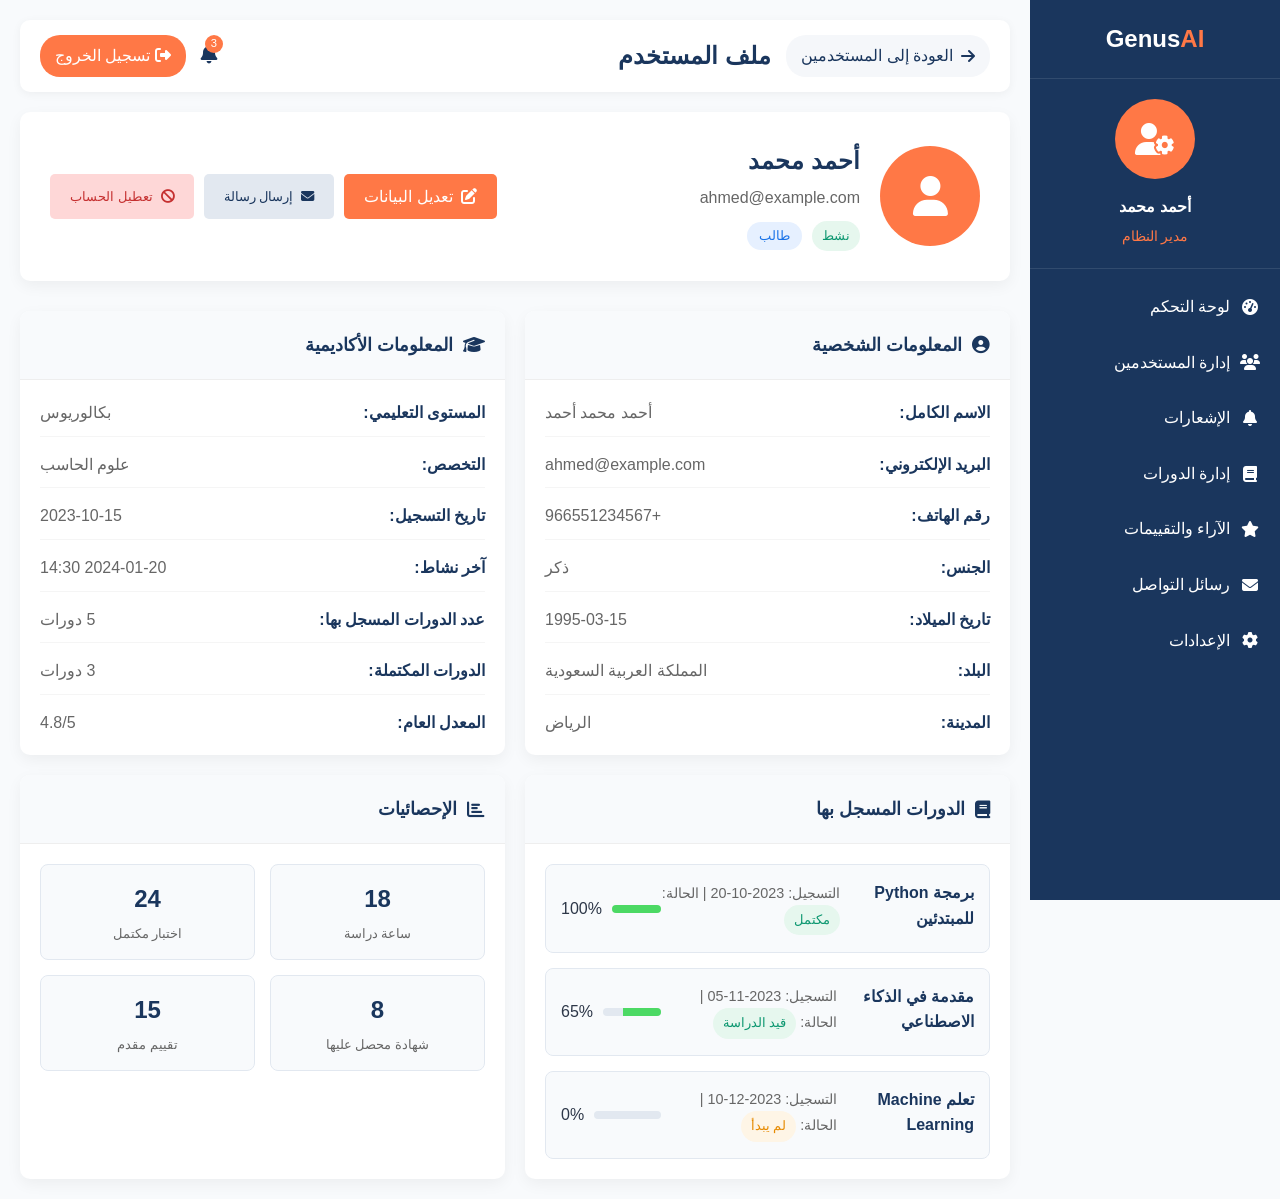
<file: user-profile.html>
<!DOCTYPE html>
<html lang="ar" dir="rtl">
<head>
    <meta charset="UTF-8">
    <meta name="viewport" content="width=device-width, initial-scale=1.0">
    <title>ملف المستخدم - GenusAI Academy</title>
    <link rel="stylesheet" href="https://cdnjs.cloudflare.com/ajax/libs/font-awesome/6.4.0/css/all.min.css">
    <link rel="stylesheet" href="style.css">
</head>
<body>
    <!-- الشريط الجانبي -->
    <div class="sidebar">
        <div class="sidebar-header">
            <div class="sidebar-logo">Genus<span>AI</span></div>
        </div>
        
        <div class="admin-info">
            <div class="admin-avatar">
                <i class="fas fa-user-cog"></i>
            </div>
            <div class="admin-name">أحمد محمد</div>
            <div class="admin-role">مدير النظام</div>
        </div>
        
        <div class="sidebar-menu">
            <a href="index.html" class="menu-item">
                <i class="fas fa-tachometer-alt"></i>
                <span>لوحة التحكم</span>
            </a>
            <a href="users.html" class="menu-item">
                <i class="fas fa-users"></i>
                <span>إدارة المستخدمين</span>
            </a>
            <a href="notifications.html" class="menu-item">
                <i class="fas fa-bell"></i>
                <span>الإشعارات</span>
            </a>
            <a href="courses.html" class="menu-item">
                <i class="fas fa-book"></i>
                <span>إدارة الدورات</span>
            </a>
            <a href="feedback.html" class="menu-item">
                <i class="fas fa-star"></i>
                <span>الآراء والتقييمات</span>
            </a>
            <a href="messages.html" class="menu-item">
                <i class="fas fa-envelope"></i>
                <span>رسائل التواصل</span>
            </a>
            <a href="settings.html" class="menu-item">
                <i class="fas fa-cog"></i>
                <span>الإعدادات</span>
            </a>
        </div>
    </div>

    <!-- المحتوى الرئيسي -->
    <div class="main-content">
        <!-- الهيدر -->
        <div class="header">
            <div class="header-left">
                <a href="users.html" class="back-btn">
                    <i class="fas fa-arrow-right"></i>
                    العودة إلى المستخدمين
                </a>
                <h1 class="page-title">ملف المستخدم</h1>
            </div>
            <div class="header-actions">
                <div class="notification-btn">
                    <i class="fas fa-bell"></i>
                    <span class="notification-badge">3</span>
                </div>
                <a href="logout.php" class="logout-btn">
                    <i class="fas fa-sign-out-alt"></i>
                    تسجيل الخروج
                </a>
            </div>
        </div>

        <!-- قسم عرض بيانات المستخدم -->
        <div class="content-section active">
            <div class="profile-header">
                <div class="profile-avatar">
                    <div class="avatar-large">
                        <i class="fas fa-user"></i>
                    </div>
                    <div class="profile-info">
                        <h2>أحمد محمد</h2>
                        <p class="user-email">ahmed@example.com</p>
                        <div class="user-status">
                            <span class="status status-active">نشط</span>
                            <span class="user-role">طالب</span>
                        </div>
                    </div>
                </div>
                <div class="profile-actions">
                    <a href="user-edit.html?id=1" class="btn btn-primary">
                        <i class="fas fa-edit"></i>
                        تعديل البيانات
                    </a>
                    <button class="btn btn-secondary">
                        <i class="fas fa-envelope"></i>
                        إرسال رسالة
                    </button>
                    <button class="btn btn-danger">
                        <i class="fas fa-ban"></i>
                        تعطيل الحساب
                    </button>
                </div>
            </div>

            <div class="profile-grid">
                <!-- المعلومات الشخصية -->
                <div class="profile-card">
                    <div class="card-header">
                        <h3><i class="fas fa-user-circle"></i> المعلومات الشخصية</h3>
                    </div>
                    <div class="card-body">
                        <div class="info-grid">
                            <div class="info-item">
                                <label>الاسم الكامل:</label>
                                <span>أحمد محمد أحمد</span>
                            </div>
                            <div class="info-item">
                                <label>البريد الإلكتروني:</label>
                                <span>ahmed@example.com</span>
                            </div>
                            <div class="info-item">
                                <label>رقم الهاتف:</label>
                                <span>+966551234567</span>
                            </div>
                            <div class="info-item">
                                <label>الجنس:</label>
                                <span>ذكر</span>
                            </div>
                            <div class="info-item">
                                <label>تاريخ الميلاد:</label>
                                <span>1995-03-15</span>
                            </div>
                            <div class="info-item">
                                <label>البلد:</label>
                                <span>المملكة العربية السعودية</span>
                            </div>
                            <div class="info-item">
                                <label>المدينة:</label>
                                <span>الرياض</span>
                            </div>
                        </div>
                    </div>
                </div>

                <!-- المعلومات الأكاديمية -->
                <div class="profile-card">
                    <div class="card-header">
                        <h3><i class="fas fa-graduation-cap"></i> المعلومات الأكاديمية</h3>
                    </div>
                    <div class="card-body">
                        <div class="info-grid">
                            <div class="info-item">
                                <label>المستوى التعليمي:</label>
                                <span>بكالوريوس</span>
                            </div>
                            <div class="info-item">
                                <label>التخصص:</label>
                                <span>علوم الحاسب</span>
                            </div>
                            <div class="info-item">
                                <label>تاريخ التسجيل:</label>
                                <span>2023-10-15</span>
                            </div>
                            <div class="info-item">
                                <label>آخر نشاط:</label>
                                <span>2024-01-20 14:30</span>
                            </div>
                            <div class="info-item">
                                <label>عدد الدورات المسجل بها:</label>
                                <span>5 دورات</span>
                            </div>
                            <div class="info-item">
                                <label>الدورات المكتملة:</label>
                                <span>3 دورات</span>
                            </div>
                            <div class="info-item">
                                <label>المعدل العام:</label>
                                <span>4.8/5</span>
                            </div>
                        </div>
                    </div>
                </div>

                <!-- الدورات المسجل بها -->
                <div class="profile-card">
                    <div class="card-header">
                        <h3><i class="fas fa-book"></i> الدورات المسجل بها</h3>
                    </div>
                    <div class="card-body">
                        <div class="courses-list">
                            <div class="course-item">
                                <div class="course-info">
                                    <h4>برمجة Python للمبتدئين</h4>
                                    <p>التسجيل: 2023-10-20 | الحالة: <span class="status status-active">مكتمل</span></p>
                                </div>
                                <div class="course-progress">
                                    <div class="progress-bar">
                                        <div class="progress-fill" style="width: 100%"></div>
                                    </div>
                                    <span>100%</span>
                                </div>
                            </div>
                            <div class="course-item">
                                <div class="course-info">
                                    <h4>مقدمة في الذكاء الاصطناعي</h4>
                                    <p>التسجيل: 2023-11-05 | الحالة: <span class="status status-active">قيد الدراسة</span></p>
                                </div>
                                <div class="course-progress">
                                    <div class="progress-bar">
                                        <div class="progress-fill" style="width: 65%"></div>
                                    </div>
                                    <span>65%</span>
                                </div>
                            </div>
                            <div class="course-item">
                                <div class="course-info">
                                    <h4>تعلم Machine Learning</h4>
                                    <p>التسجيل: 2023-12-10 | الحالة: <span class="status status-pending">لم يبدأ</span></p>
                                </div>
                                <div class="course-progress">
                                    <div class="progress-bar">
                                        <div class="progress-fill" style="width: 0%"></div>
                                    </div>
                                    <span>0%</span>
                                </div>
                            </div>
                        </div>
                    </div>
                </div>

                <!-- الإحصائيات -->
                <div class="profile-card">
                    <div class="card-header">
                        <h3><i class="fas fa-chart-bar"></i> الإحصائيات</h3>
                    </div>
                    <div class="card-body">
                        <div class="stats-mini">
                            <div class="stat-mini">
                                <div class="stat-number">18</div>
                                <div class="stat-label">ساعة دراسة</div>
                            </div>
                            <div class="stat-mini">
                                <div class="stat-number">24</div>
                                <div class="stat-label">اختبار مكتمل</div>
                            </div>
                            <div class="stat-mini">
                                <div class="stat-number">8</div>
                                <div class="stat-label">شهادة محصل عليها</div>
                            </div>
                            <div class="stat-mini">
                                <div class="stat-number">15</div>
                                <div class="stat-label">تقييم مقدم</div>
                            </div>
                        </div>
                    </div>
                </div>
            </div>
        </div>
    </div>

    <script src="script.js"></script>
</body>
</html>
</file>
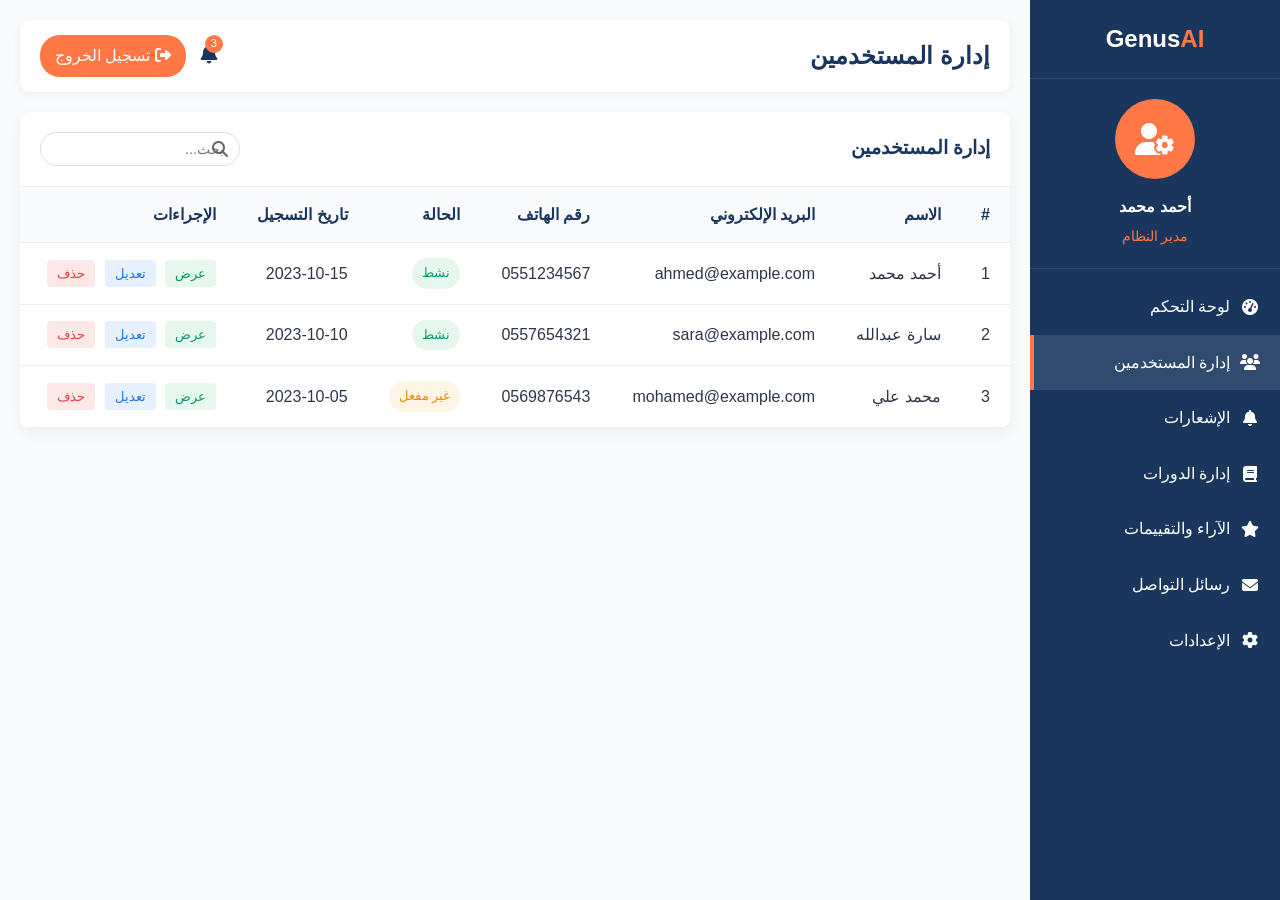
<file: users.html>
<!DOCTYPE html>
<html lang="ar" dir="rtl">
<head>
    <meta charset="UTF-8">
    <meta name="viewport" content="width=device-width, initial-scale=1.0">
    <title>إدارة المستخدمين - GenusAI Academy</title>
    <link rel="stylesheet" href="https://cdnjs.cloudflare.com/ajax/libs/font-awesome/6.4.0/css/all.min.css">
    <link rel="stylesheet" href="style.css">
</head>
<body>
    <!-- الشريط الجانبي -->
    <div class="sidebar">
        <div class="sidebar-header">
            <div class="sidebar-logo">Genus<span>AI</span></div>
        </div>
        
        <div class="admin-info">
            <div class="admin-avatar">
                <i class="fas fa-user-cog"></i>
            </div>
            <div class="admin-name">أحمد محمد</div>
            <div class="admin-role">مدير النظام</div>
        </div>
        
        <div class="sidebar-menu">
            <a href="admin dashboard.html" class="menu-item">
                <i class="fas fa-tachometer-alt"></i>
                <span>لوحة التحكم</span>
            </a>
            <a href="users.html" class="menu-item active">
                <i class="fas fa-users"></i>
                <span>إدارة المستخدمين</span>
            </a>
            <a href="notifications.html" class="menu-item">
                <i class="fas fa-bell"></i>
                <span>الإشعارات</span>
            </a>
            <a href="courses.html" class="menu-item">
                <i class="fas fa-book"></i>
                <span>إدارة الدورات</span>
            </a>
            <a href="feedback.html" class="menu-item">
                <i class="fas fa-star"></i>
                <span>الآراء والتقييمات</span>
            </a>
            <a href="messages.html" class="menu-item">
                <i class="fas fa-envelope"></i>
                <span>رسائل التواصل</span>
            </a>
            <a href="settings.html" class="menu-item">
                <i class="fas fa-cog"></i>
                <span>الإعدادات</span>
            </a>
        </div>
    </div>

    <!-- المحتوى الرئيسي -->
    <div class="main-content">
        <!-- الهيدر -->
        <div class="header">
            <h1 class="page-title">إدارة المستخدمين</h1>
            <div class="header-actions">
                <div class="notification-btn">
                    <i class="fas fa-bell"></i>
                    <span class="notification-badge">3</span>
                </div>
                <a href="logout.php" class="logout-btn">
                    <i class="fas fa-sign-out-alt"></i>
                    تسجيل الخروج
                </a>
            </div>
        </div>

        <!-- قسم إدارة المستخدمين -->
        <div class="content-section active">
            <div class="table-container">
                <div class="table-header">
                    <h2 class="table-title">إدارة المستخدمين</h2>
                    <div class="table-actions">
                        <div class="search-box">
                            <input type="text" placeholder="بحث...">
                            <i class="fas fa-search"></i>
                        </div>
                    </div>
                </div>
                
                <table>
                    <thead>
                        <tr>
                            <th>#</th>
                            <th>الاسم</th>
                            <th>البريد الإلكتروني</th>
                            <th>رقم الهاتف</th>
                            <th>الحالة</th>
                            <th>تاريخ التسجيل</th>
                            <th>الإجراءات</th>
                        </tr>
                    </thead>
                    <tbody>
                        <tr>
                            <td>1</td>
                            <td>أحمد محمد</td>
                            <td>ahmed@example.com</td>
                            <td>0551234567</td>
                            <td><span class="status status-active">نشط</span></td>
                            <td>2023-10-15</td>
                            <td>
                                <button class="action-btn btn-view">عرض</button>
                                <button class="action-btn btn-edit">تعديل</button>
                                <button class="action-btn btn-delete">حذف</button>
                            </td>
                        </tr>
                        <tr>
                            <td>2</td>
                            <td>سارة عبدالله</td>
                            <td>sara@example.com</td>
                            <td>0557654321</td>
                            <td><span class="status status-active">نشط</span></td>
                            <td>2023-10-10</td>
                            <td>
                                <button class="action-btn btn-view">عرض</button>
                                <button class="action-btn btn-edit">تعديل</button>
                                <button class="action-btn btn-delete">حذف</button>
                            </td>
                        </tr>
                        <tr>
                            <td>3</td>
                            <td>محمد علي</td>
                            <td>mohamed@example.com</td>
                            <td>0569876543</td>
                            <td><span class="status status-pending">غير مفعل</span></td>
                            <td>2023-10-05</td>
                            <td>
                                <button class="action-btn btn-view">عرض</button>
                                <button class="action-btn btn-edit">تعديل</button>
                                <button class="action-btn btn-delete">حذف</button>
                            </td>
                        </tr>
                    </tbody>
                </table>
            </div>
        </div>
    </div>

    <script src="script.js"></script>
</body>
</html>
</file>
<file: style.css>
/* أساسيات الصفحة */
:root {
    --dark-blue: #1a365d;
    --orange: #ff7846;
    --light-green: #4cd964;
    --white: #ffffff;
    --light-gray: #f5f7fa;
    --text-dark: #2d3748;
    --sidebar-width: 250px;
}

* {
    margin: 0;
    padding: 0;
    box-sizing: border-box;
    font-family: 'Segoe UI', Tahoma, Geneva, Verdana, sans-serif;
}

body {
    background-color: #f8fafc;
    color: var(--text-dark);
    line-height: 1.6;
    display: flex;
    min-height: 100vh;
}

/* الشريط الجانبي */
.sidebar {
    width: var(--sidebar-width);
    background: var(--dark-blue);
    color: var(--white);
    position: fixed;
    height: 100vh;
    overflow-y: auto;
    transition: all 0.3s ease;
    z-index: 1000;
}

.sidebar-header {
    padding: 20px;
    text-align: center;
    border-bottom: 1px solid rgba(255, 255, 255, 0.1);
}

.sidebar-logo {
    font-size: 1.5rem;
    font-weight: 700;
}

.sidebar-logo span {
    color: var(--orange);
}

.admin-info {
    padding: 20px;
    text-align: center;
    border-bottom: 1px solid rgba(255, 255, 255, 0.1);
}

.admin-avatar {
    width: 80px;
    height: 80px;
    border-radius: 50%;
    margin: 0 auto 15px;
    background: var(--orange);
    display: flex;
    align-items: center;
    justify-content: center;
    font-size: 2rem;
}

.admin-name {
    font-weight: 600;
    margin-bottom: 5px;
}

.admin-role {
    color: var(--orange);
    font-size: 0.9rem;
}

.sidebar-menu {
    padding: 10px 0;
}

.menu-item {
    padding: 15px 20px;
    display: flex;
    align-items: center;
    color: var(--white);
    text-decoration: none;
    transition: all 0.3s ease;
    border-left: 4px solid transparent;
}

.menu-item:hover,
.menu-item.active {
    background: rgba(255, 255, 255, 0.1);
    border-left-color: var(--orange);
}

.menu-item i {
    margin-left: 10px;
    width: 20px;
    text-align: center;
}

/* المحتوى الرئيسي */
.main-content {
    flex: 1;
    margin-right: var(--sidebar-width);
    padding: 20px;
}

.header {
    background: var(--white);
    padding: 15px 20px;
    border-radius: 10px;
    box-shadow: 0 2px 10px rgba(0, 0, 0, 0.05);
    display: flex;
    justify-content: space-between;
    align-items: center;
    margin-bottom: 20px;
}

.page-title {
    color: var(--dark-blue);
    font-size: 1.5rem;
}

.header-actions {
    display: flex;
    align-items: center;
    gap: 15px;
}

.notification-btn {
    position: relative;
    color: var(--dark-blue);
    font-size: 1.2rem;
    cursor: pointer;
}

.notification-badge {
    position: absolute;
    top: -5px;
    right: -5px;
    background: var(--orange);
    color: var(--white);
    font-size: 0.7rem;
    width: 18px;
    height: 18px;
    border-radius: 50%;
    display: flex;
    align-items: center;
    justify-content: center;
}

.logout-btn {
    background: var(--orange);
    color: var(--white);
    padding: 8px 15px;
    border-radius: 20px;
    text-decoration: none;
    font-weight: 500;
    transition: all 0.3s ease;
}

.logout-btn:hover {
    background: var(--dark-blue);
}

/* بطاقات الإحصائيات */
.stats-grid {
    display: grid;
    grid-template-columns: repeat(auto-fit, minmax(250px, 1fr));
    gap: 20px;
    margin-bottom: 30px;
}

.stat-card {
    background: var(--white);
    border-radius: 10px;
    padding: 20px;
    box-shadow: 0 5px 15px rgba(0, 0, 0, 0.05);
    display: flex;
    align-items: center;
}

.stat-icon {
    width: 60px;
    height: 60px;
    border-radius: 10px;
    display: flex;
    align-items: center;
    justify-content: center;
    font-size: 1.5rem;
    margin-left: 15px;
}

.stat-content {
    flex: 1;
}

.stat-number {
    font-size: 1.8rem;
    font-weight: 700;
    color: var(--dark-blue);
    margin-bottom: 5px;
}

.stat-label {
    color: #666;
    font-size: 0.9rem;
}

/* أزرار التحكم */
.control-buttons {
    display: grid;
    grid-template-columns: repeat(auto-fit, minmax(200px, 1fr));
    gap: 20px;
    margin-bottom: 30px;
}

.control-btn {
    background: var(--white);
    border-radius: 10px;
    padding: 25px 20px;
    text-align: center;
    box-shadow: 0 5px 15px rgba(0, 0, 0, 0.05);
    cursor: pointer;
    transition: all 0.3s ease;
    border: 2px solid transparent;
    text-decoration: none;
    color: inherit;
    display: block;
}

.control-btn:hover {
    transform: translateY(-5px);
    border-color: var(--orange);
}

.control-icon {
    font-size: 2.5rem;
    color: var(--orange);
    margin-bottom: 15px;
}

.control-title {
    font-weight: 600;
    color: var(--dark-blue);
    margin-bottom: 10px;
}

.control-desc {
    color: #666;
    font-size: 0.9rem;
}

/* الجداول */
.table-container {
    background: var(--white);
    border-radius: 10px;
    box-shadow: 0 5px 15px rgba(0, 0, 0, 0.05);
    margin-bottom: 30px;
    overflow: hidden;
}

.table-header {
    padding: 20px;
    border-bottom: 1px solid #eee;
    display: flex;
    justify-content: space-between;
    align-items: center;
}

.table-title {
    color: var(--dark-blue);
    font-size: 1.2rem;
}

.table-actions {
    display: flex;
    gap: 10px;
}

.search-box {
    position: relative;
}

.search-box input {
    padding: 8px 15px 8px 35px;
    border: 1px solid #ddd;
    border-radius: 20px;
    font-size: 0.9rem;
    width: 200px;
}

.search-box i {
    position: absolute;
    right: 12px;
    top: 50%;
    transform: translateY(-50%);
    color: #666;
}

table {
    width: 100%;
    border-collapse: collapse;
}

th, td {
    padding: 15px 20px;
    text-align: right;
    border-bottom: 1px solid #eee;
}

th {
    background: #f8fafc;
    color: var(--dark-blue);
    font-weight: 600;
}

tr:hover {
    background: #f8fafc;
}

.status {
    display: inline-block;
    padding: 5px 10px;
    border-radius: 20px;
    font-size: 0.8rem;
    font-weight: 500;
}

.status-active {
    background: #e6f7ee;
    color: #0c9770;
}

.status-pending {
    background: #fef5e6;
    color: #e68a00;
}

.action-btn {
    padding: 5px 10px;
    border-radius: 4px;
    font-size: 0.8rem;
    cursor: pointer;
    border: none;
    margin-left: 5px;
}

.btn-view {
    background: #e6f7ee;
    color: #0c9770;
}

.btn-edit {
    background: #e6f0ff;
    color: #1a73e8;
}

.btn-delete {
    background: #fde8e8;
    color: #e53e3e;
}

/* نمط النموذج */
.form-container {
    background: var(--white);
    border-radius: 10px;
    box-shadow: 0 5px 15px rgba(0, 0, 0, 0.05);
    padding: 30px;
    margin-bottom: 30px;
}

.form-title {
    color: var(--dark-blue);
    margin-bottom: 20px;
    font-size: 1.3rem;
    position: relative;
    padding-bottom: 10px;
}

.form-title:after {
    content: '';
    position: absolute;
    bottom: 0;
    right: 0;
    width: 60px;
    height: 3px;
    background: var(--orange);
}

.form-group {
    margin-bottom: 20px;
}

.form-group label {
    display: block;
    margin-bottom: 8px;
    font-weight: 500;
    color: var(--dark-blue);
}

.form-group input,
.form-group textarea,
.form-group select {
    width: 100%;
    padding: 12px 15px;
    border: 1px solid #ddd;
    border-radius: 5px;
    font-size: 1rem;
    transition: border-color 0.3s ease;
}

.form-group input:focus,
.form-group textarea:focus,
.form-group select:focus {
    border-color: var(--orange);
    outline: none;
}

.form-group textarea {
    min-height: 120px;
    resize: vertical;
}

.form-row {
    display: flex;
    gap: 20px;
}

.form-row .form-group {
    flex: 1;
}

.submit-btn {
    background: var(--orange);
    color: var(--white);
    padding: 12px 25px;
    border: none;
    border-radius: 5px;
    font-weight: 600;
    cursor: pointer;
    transition: all 0.3s ease;
}

.submit-btn:hover {
    background: var(--dark-blue);
}

/* responsive design */
@media (max-width: 992px) {
    .sidebar {
        width: 70px;
    }
    
    .sidebar .admin-info,
    .sidebar .menu-item span {
        display: none;
    }
    
    .sidebar .menu-item {
        justify-content: center;
        padding: 15px;
    }
    
    .sidebar .menu-item i {
        margin-left: 0;
    }
    
    .main-content {
        margin-right: 70px;
    }
}

@media (max-width: 768px) {
    .stats-grid,
    .control-buttons {
        grid-template-columns: 1fr;
    }
    
    .form-row {
        flex-direction: column;
        gap: 0;
    }
    
    .header {
        flex-direction: column;
        gap: 15px;
        align-items: flex-start;
    }
    
    .header-actions {
        width: 100%;
        justify-content: space-between;
    }
    
    table {
        display: block;
        overflow-x: auto;
    }
}
/* إضافات جديدة للعناصر الإضافية */
.checkbox-label {
    display: flex;
    align-items: center;
    cursor: pointer;
    margin-bottom: 10px;
}

.checkbox-label input {
    width: auto;
    margin-left: 10px;
}

.content-section.active {
    display: block;
}

/* تحسينات إضافية للاستجابة */
@media (max-width: 576px) {
    .table-header {
        flex-direction: column;
        gap: 15px;
        align-items: flex-start;
    }
    
    .table-actions {
        width: 100%;
        justify-content: flex-start;
    }
    
    .search-box input {
        width: 100%;
    }
}
/* تحسينات للهيدر */
.header-left {
    display: flex;
    align-items: center;
    gap: 15px;
}

.back-btn {
    background: var(--light-gray);
    color: var(--dark-blue);
    padding: 8px 15px;
    border-radius: 20px;
    text-decoration: none;
    font-weight: 500;
    transition: all 0.3s ease;
    display: flex;
    align-items: center;
    gap: 8px;
}

.back-btn:hover {
    background: #e2e8f0;
}

/* تصميم صفحة الملف الشخصي */
.profile-header {
    background: var(--white);
    border-radius: 10px;
    padding: 30px;
    box-shadow: 0 5px 15px rgba(0, 0, 0, 0.05);
    margin-bottom: 30px;
    display: flex;
    justify-content: space-between;
    align-items: center;
}

.profile-avatar {
    display: flex;
    align-items: center;
    gap: 20px;
}

.avatar-large {
    width: 100px;
    height: 100px;
    border-radius: 50%;
    background: var(--orange);
    display: flex;
    align-items: center;
    justify-content: center;
    font-size: 2.5rem;
    color: var(--white);
}

.profile-info h2 {
    color: var(--dark-blue);
    margin-bottom: 5px;
}

.user-email {
    color: #666;
    margin-bottom: 10px;
}

.user-status {
    display: flex;
    gap: 10px;
    align-items: center;
}

.user-role {
    background: #e6f0ff;
    color: #1a73e8;
    padding: 4px 12px;
    border-radius: 20px;
    font-size: 0.8rem;
    font-weight: 500;
}

.profile-actions {
    display: flex;
    gap: 10px;
}

.btn {
    padding: 10px 20px;
    border-radius: 5px;
    text-decoration: none;
    font-weight: 500;
    cursor: pointer;
    border: none;
    transition: all 0.3s ease;
    display: flex;
    align-items: center;
    gap: 8px;
}

.btn-primary {
    background: var(--orange);
    color: var(--white);
}

.btn-primary:hover {
    background: var(--dark-blue);
}

.btn-secondary {
    background: #e2e8f0;
    color: var(--dark-blue);
}

.btn-secondary:hover {
    background: #cbd5e0;
}

.btn-danger {
    background: #fed7d7;
    color: #c53030;
}

.btn-danger:hover {
    background: #feb2b2;
}

.btn-warning {
    background: #feebc8;
    color: #dd6b20;
}

.btn-warning:hover {
    background: #fbd38d;
}

/* شبكة الملف الشخصي */
.profile-grid {
    display: grid;
    grid-template-columns: 1fr 1fr;
    gap: 20px;
}

.profile-card {
    background: var(--white);
    border-radius: 10px;
    box-shadow: 0 5px 15px rgba(0, 0, 0, 0.05);
    overflow: hidden;
}

.card-header {
    padding: 20px;
    border-bottom: 1px solid #eee;
    background: #f8fafc;
}

.card-header h3 {
    color: var(--dark-blue);
    display: flex;
    align-items: center;
    gap: 10px;
    font-size: 1.1rem;
}

.card-body {
    padding: 20px;
}

.info-grid {
    display: flex;
    flex-direction: column;
    gap: 15px;
}

.info-item {
    display: flex;
    justify-content: space-between;
    align-items: center;
    padding-bottom: 10px;
    border-bottom: 1px solid #f5f5f5;
}

.info-item:last-child {
    border-bottom: none;
    padding-bottom: 0;
}

.info-item label {
    font-weight: 600;
    color: var(--dark-blue);
    min-width: 120px;
}

.info-item span {
    color: #666;
    text-align: left;
}

/* قائمة الدورات */
.courses-list {
    display: flex;
    flex-direction: column;
    gap: 15px;
}

.course-item {
    display: flex;
    justify-content: space-between;
    align-items: center;
    padding: 15px;
    background: #f8fafc;
    border-radius: 8px;
    border: 1px solid #e2e8f0;
}

.course-info h4 {
    color: var(--dark-blue);
    margin-bottom: 5px;
}

.course-info p {
    color: #666;
    font-size: 0.9rem;
}

.course-progress {
    display: flex;
    align-items: center;
    gap: 10px;
    min-width: 100px;
}

.progress-bar {
    width: 80px;
    height: 8px;
    background: #e2e8f0;
    border-radius: 4px;
    overflow: hidden;
}

.progress-fill {
    height: 100%;
    background: var(--light-green);
    transition: width 0.3s ease;
}

/* الإحصائيات المصغرة */
.stats-mini {
    display: grid;
    grid-template-columns: 1fr 1fr;
    gap: 15px;
}

.stat-mini {
    text-align: center;
    padding: 15px;
    background: #f8fafc;
    border-radius: 8px;
    border: 1px solid #e2e8f0;
}

.stat-mini .stat-number {
    font-size: 1.5rem;
    font-weight: 700;
    color: var(--dark-blue);
    margin-bottom: 5px;
}

.stat-mini .stat-label {
    color: #666;
    font-size: 0.8rem;
}

/* منطقة الخطر */
.danger-zone {
    border: 2px solid #fed7d7;
    border-radius: 10px;
    padding: 20px;
    background: #fff5f5;
}

.danger-zone h3 {
    color: #c53030;
    display: flex;
    align-items: center;
    gap: 10px;
    margin-bottom: 10px;
}

.danger-zone p {
    color: #744210;
    margin-bottom: 20px;
}

.danger-actions {
    display: flex;
    gap: 10px;
    flex-wrap: wrap;
}

.form-actions {
    display: flex;
    gap: 15px;
    align-items: center;
}

.cancel-btn {
    background: #e2e8f0;
    color: var(--dark-blue);
    padding: 12px 25px;
    border-radius: 5px;
    text-decoration: none;
    font-weight: 500;
    transition: all 0.3s ease;
}

.cancel-btn:hover {
    background: #cbd5e0;
}

/* تحسينات للاستجابة */
@media (max-width: 992px) {
    .profile-grid {
        grid-template-columns: 1fr;
    }
    
    .stats-mini {
        grid-template-columns: 1fr 1fr;
    }
}

@media (max-width: 768px) {
    .profile-header {
        flex-direction: column;
        gap: 20px;
        text-align: center;
    }
    
    .profile-avatar {
        flex-direction: column;
        text-align: center;
    }
    
    .profile-actions {
        flex-direction: column;
        width: 100%;
    }
    
    .btn {
        justify-content: center;
    }
    
    .info-item {
        flex-direction: column;
        align-items: flex-start;
        gap: 5px;
    }
    
    .course-item {
        flex-direction: column;
        gap: 15px;
        text-align: center;
    }
    
    .danger-actions {
        flex-direction: column;
    }
    
    .form-actions {
        flex-direction: column;
    }
    
    .cancel-btn {
        text-align: center;
    }
}

@media (max-width: 576px) {
    .stats-mini {
        grid-template-columns: 1fr;
    }
}
/* تصميم صفحة الدورات المتاحة */
.filters-container {
    background: var(--white);
    border-radius: 10px;
    padding: 20px;
    box-shadow: 0 5px 15px rgba(0, 0, 0, 0.05);
    margin-bottom: 30px;
}

.filters-row {
    display: flex;
    gap: 15px;
    align-items: center;
    flex-wrap: wrap;
}

.search-box.large {
    flex: 1;
    min-width: 300px;
}

.search-box.large input {
    width: 100%;
    padding: 12px 45px 12px 20px;
    font-size: 1rem;
}

.filter-group select {
    padding: 12px 15px;
    border: 1px solid #ddd;
    border-radius: 5px;
    font-size: 0.9rem;
    background: var(--white);
    min-width: 150px;
}

/* شبكة الدورات */
.courses-grid {
    display: grid;
    grid-template-columns: repeat(auto-fill, minmax(350px, 1fr));
    gap: 25px;
    margin-bottom: 30px;
}

.course-card {
    background: var(--white);
    border-radius: 12px;
    box-shadow: 0 5px 20px rgba(0, 0, 0, 0.08);
    overflow: hidden;
    transition: all 0.3s ease;
    border: 1px solid #e2e8f0;
}

.course-card:hover {
    transform: translateY(-5px);
    box-shadow: 0 10px 30px rgba(0, 0, 0, 0.15);
}

.course-image {
    position: relative;
    height: 200px;
    overflow: hidden;
}

.course-image img {
    width: 100%;
    height: 100%;
    object-fit: cover;
    transition: transform 0.3s ease;
}

.course-card:hover .course-image img {
    transform: scale(1.05);
}

.course-badge {
    position: absolute;
    top: 15px;
    left: 15px;
    background: var(--orange);
    color: var(--white);
    padding: 5px 12px;
    border-radius: 20px;
    font-size: 0.8rem;
    font-weight: 600;
}

.course-badge.trending {
    background: #4cd964;
}

.course-badge.free {
    background: #1a73e8;
}

.course-content {
    padding: 20px;
}

.course-category {
    display: inline-block;
    padding: 4px 12px;
    border-radius: 20px;
    font-size: 0.8rem;
    font-weight: 600;
    margin-bottom: 10px;
}

.course-category.programming {
    background: #e6f0ff;
    color: #1a73e8;
}

.course-category.ai {
    background: #e6f7ee;
    color: #0c9770;
}

.course-category.robotics {
    background: #fef5e6;
    color: #e68a00;
}

.course-category.icdl {
    background: #f3e8ff;
    color: #8b5cf6;
}

.course-title {
    color: var(--dark-blue);
    font-size: 1.2rem;
    margin-bottom: 10px;
    line-height: 1.4;
}

.course-description {
    color: #666;
    font-size: 0.9rem;
    line-height: 1.5;
    margin-bottom: 15px;
    display: -webkit-box;
    -webkit-line-clamp: 2;
    -webkit-box-orient: vertical;
    overflow: hidden;
}

.course-meta {
    display: flex;
    gap: 15px;
    margin-bottom: 15px;
    padding-bottom: 15px;
    border-bottom: 1px solid #e2e8f0;
}

.meta-item {
    display: flex;
    align-items: center;
    gap: 5px;
    color: #666;
    font-size: 0.8rem;
}

.meta-item i {
    color: var(--orange);
}

.course-footer {
    display: flex;
    justify-content: space-between;
    align-items: center;
}

.course-price {
    display: flex;
    align-items: center;
    gap: 8px;
}

.price {
    font-size: 1.3rem;
    font-weight: 700;
    color: var(--dark-blue);
}

.price.free {
    color: #4cd964;
}

.original-price {
    font-size: 0.9rem;
    color: #999;
    text-decoration: line-through;
}

.course-actions {
    display: flex;
    gap: 8px;
}

.btn-sm {
    padding: 8px 15px;
    font-size: 0.8rem;
}

/* ترقيم الصفحات */
.pagination {
    display: flex;
    justify-content: center;
    gap: 5px;
    margin-top: 30px;
}

.page-btn {
    padding: 10px 15px;
    border: 1px solid #ddd;
    background: var(--white);
    color: var(--dark-blue);
    border-radius: 5px;
    cursor: pointer;
    transition: all 0.3s ease;
    display: flex;
    align-items: center;
    justify-content: center;
    min-width: 40px;
}

.page-btn:hover {
    background: #f8fafc;
    border-color: var(--orange);
}

.page-btn.active {
    background: var(--orange);
    color: var(--white);
    border-color: var(--orange);
}

.page-btn.disabled {
    background: #f8fafc;
    color: #999;
    cursor: not-allowed;
}

/* تحسينات للاستجابة */
@media (max-width: 1200px) {
    .courses-grid {
        grid-template-columns: repeat(auto-fill, minmax(300px, 1fr));
    }
}

@media (max-width: 768px) {
    .filters-row {
        flex-direction: column;
        align-items: stretch;
    }
    
    .search-box.large {
        min-width: auto;
    }
    
    .filter-group select {
        min-width: auto;
    }
    
    .courses-grid {
        grid-template-columns: 1fr;
    }
    
    .course-footer {
        flex-direction: column;
        gap: 15px;
        align-items: flex-start;
    }
    
    .course-actions {
        width: 100%;
        justify-content: flex-end;
    }
}

@media (max-width: 576px) {
    .course-meta {
        flex-direction: column;
        gap: 8px;
    }
    
    .course-actions {
        flex-direction: column;
    }
    
    .btn-sm {
        width: 100%;
        justify-content: center;
    }
}
/* أزرار إضافية */
.view-courses-btn {
    background: #4cd964;
    color: var(--white);
    padding: 8px 15px;
    border-radius: 20px;
    text-decoration: none;
    font-weight: 500;
    transition: all 0.3s ease;
    display: flex;
    align-items: center;
    gap: 8px;
}

.view-courses-btn:hover {
    background: #3bc453;
}

.btn-outline {
    background: transparent;
    color: var(--dark-blue);
    border: 2px solid var(--dark-blue);
    padding: 12px 25px;
    border-radius: 5px;
    text-decoration: none;
    font-weight: 500;
    transition: all 0.3s ease;
    display: flex;
    align-items: center;
    gap: 8px;
}

.btn-outline:hover {
    background: var(--dark-blue);
    color: var(--white);
}

/* تحسينات للهيدر */
.header-actions {
    display: flex;
    align-items: center;
    gap: 15px;
}

/* تحسينات للنموذج */
.form-header {
    display: flex;
    justify-content: space-between;
    align-items: center;
    margin-bottom: 20px;
    flex-wrap: wrap;
    gap: 15px;
}

.required {
    color: #e53e3e;
}

.file-upload {
    margin-top: 8px;
}

.upload-area {
    border: 2px dashed #ddd;
    border-radius: 8px;
    padding: 30px;
    text-align: center;
    transition: all 0.3s ease;
    cursor: pointer;
}

.upload-area:hover {
    border-color: var(--orange);
    background: #fefaf6;
}

.upload-area i {
    font-size: 2rem;
    color: #666;
    margin-bottom: 10px;
}

.upload-area p {
    color: #666;
    margin-bottom: 5px;
}

.upload-area span {
    color: var(--orange);
    font-weight: 600;
}

.upload-area small {
    color: #999;
}

.file-upload input[type="file"] {
    display: none;
}

.form-actions {
    display: flex;
    gap: 15px;
    align-items: center;
    flex-wrap: wrap;
}

/* تحسينات للجدول */
.course-info {
    display: flex;
    align-items: center;
    gap: 12px;
}

.course-avatar {
    width: 40px;
    height: 40px;
    border-radius: 8px;
    background: var(--orange);
    display: flex;
    align-items: center;
    justify-content: center;
    color: var(--white);
    font-size: 1rem;
}

.course-name {
    font-weight: 600;
    color: var(--dark-blue);
    margin-bottom: 4px;
}

.course-meta {
    font-size: 0.8rem;
    color: #666;
}

.category-badge {
    padding: 4px 12px;
    border-radius: 20px;
    font-size: 0.8rem;
    font-weight: 500;
}

.category-badge.programming {
    background: #e6f0ff;
    color: #1a73e8;
}

.category-badge.ai {
    background: #e6f7ee;
    color: #0c9770;
}

.category-badge.robotics {
    background: #fef5e6;
    color: #e68a00;
}

.category-badge.icdl {
    background: #f3e8ff;
    color: #8b5cf6;
}

.category-badge.design {
    background: #fce7f3;
    color: #db2777;
}

.category-badge.business {
    background: #dcfce7;
    color: #16a34a;
}

/* تحسينات للأزرار في الجدول */
.action-btn {
    padding: 6px 10px;
    border-radius: 4px;
    font-size: 0.8rem;
    cursor: pointer;
    border: none;
    margin-left: 5px;
    display: inline-flex;
    align-items: center;
    gap: 4px;
    transition: all 0.3s ease;
}

.action-btn i {
    font-size: 0.8rem;
}

.btn-view {
    background: #e6f7ee;
    color: #0c9770;
}

.btn-view:hover {
    background: #d1f2e3;
}

.btn-edit {
    background: #e6f0ff;
    color: #1a73e8;
}

.btn-edit:hover {
    background: #d1e1ff;
}

.btn-delete {
    background: #fde8e8;
    color: #e53e3e;
}

.btn-delete:hover {
    background: #fbd5d5;
}

/* تحسينات للاستجابة */
@media (max-width: 768px) {
    .header-actions {
        flex-direction: column;
        gap: 10px;
        align-items: flex-start;
    }
    
    .view-courses-btn {
        order: -1;
    }
    
    .form-header {
        flex-direction: column;
        align-items: flex-start;
    }
    
    .form-actions {
        flex-direction: column;
        align-items: stretch;
    }
    
    .form-actions .btn {
        justify-content: center;
    }
    
    .table-actions {
        flex-direction: column;
        gap: 10px;
        align-items: flex-start;
    }
    
    .table-actions .btn {
        width: 100%;
        justify-content: center;
    }
}

@media (max-width: 576px) {
    .course-info {
        flex-direction: column;
        text-align: center;
        gap: 8px;
    }
    
    .action-btn {
        margin: 2px;
        padding: 8px 12px;
    }
    
    .action-btn span {
        display: none;
    }
}
</file>
<file: course-details.css>
:root {
            --dark-blue: #1a1f36;
            --blue-gradient: linear-gradient(135deg, #1a1f36 0%, #2d3658 100%);
            --orange: #ff6b4a;
            --orange-gradient: linear-gradient(135deg, #ff6b4a 0%, #ff8e6b 100%);
            --light-green: #4cd964;
            --white: #ffffff;
            --light-gray: #f8fafc;
            --text-dark: #2d3748;
            --glass-bg: rgba(255, 255, 255, 0.08);
            --glass-border: rgba(255, 255, 255, 0.1);
            --sidebar-width: 280px;
            --shadow-soft: 0 8px 32px rgba(0, 0, 0, 0.08);
            --shadow-medium: 0 15px 40px rgba(0, 0, 0, 0.12);
            --shadow-strong: 0 25px 50px rgba(0, 0, 0, 0.15);
        }

        * {
            margin: 0;
            padding: 0;
            box-sizing: border-box;
            font-family: 'Segoe UI', Tahoma, Geneva, Verdana, sans-serif;
        }

        body {
            background: linear-gradient(135deg, #f5f7fa 0%, #e4e8f0 100%);
            color: var(--text-dark);
            line-height: 1.6;
            display: flex;
            min-height: 100vh;
            overflow-x: hidden;
        }

        /* الشريط الجانبي المحدث */
        .sidebar {
            width: var(--sidebar-width);
            background: var(--blue-gradient);
            color: var(--white);
            position: fixed;
            height: 100vh;
            overflow-y: auto;
            transition: all 0.4s cubic-bezier(0.25, 0.46, 0.45, 0.94);
            z-index: 1000;
            box-shadow: var(--shadow-strong);
        }

        .sidebar-header {
            padding: 25px 20px;
            text-align: center;
            border-bottom: 1px solid var(--glass-border);
            background: rgba(0, 0, 0, 0.1);
        }

        .sidebar-logo {
            font-size: 1.8rem;
            font-weight: 800;
            letter-spacing: 1px;
        }

        .sidebar-logo span {
            color: var(--orange);
            text-shadow: 0 0 10px rgba(255, 107, 74, 0.4);
        }

        .admin-info {
            padding: 25px 20px;
            text-align: center;
            border-bottom: 1px solid var(--glass-border);
            background: rgba(0, 0, 0, 0.05);
        }

        .admin-avatar {
            width: 90px;
            height: 90px;
            border-radius: 50%;
            margin: 0 auto 15px;
            background: var(--orange-gradient);
            display: flex;
            align-items: center;
            justify-content: center;
            font-size: 2.2rem;
            box-shadow: 0 8px 20px rgba(255, 107, 74, 0.3);
            transition: transform 0.3s ease;
        }

        .admin-avatar:hover {
            transform: scale(1.05);
        }

        .admin-name {
            font-weight: 700;
            margin-bottom: 5px;
            font-size: 1.1rem;
        }

        .admin-role {
            color: var(--orange);
            font-size: 0.9rem;
            font-weight: 500;
        }

        .sidebar-menu {
            padding: 15px 0;
        }

        .menu-item {
            padding: 16px 25px;
            display: flex;
            align-items: center;
            color: rgba(255, 255, 255, 0.85);
            text-decoration: none;
            transition: all 0.3s ease;
            border-right: 4px solid transparent;
            margin: 5px 15px;
            border-radius: 12px;
        }

        .menu-item:hover {
            background: var(--glass-bg);
            border-right-color: var(--orange);
            color: var(--white);
            transform: translateX(-5px);
        }

        .menu-item.active {
            background: var(--glass-bg);
            border-right-color: var(--orange);
            color: var(--white);
            box-shadow: 0 5px 15px rgba(0, 0, 0, 0.1);
        }

        .menu-item i {
            margin-left: 12px;
            width: 20px;
            text-align: center;
            font-size: 1.1rem;
        }

        /* المحتوى الرئيسي المحدث */
        .main-content {
            flex: 1;
            margin-right: var(--sidebar-width);
            padding: 25px;
            animation: fadeIn 0.8s ease;
        }

        @keyframes fadeIn {
            from { opacity: 0; transform: translateY(20px); }
            to { opacity: 1; transform: translateY(0); }
        }

        .header {
            background: var(--white);
            padding: 20px 30px;
            border-radius: 20px;
            box-shadow: var(--shadow-soft);
            display: flex;
            justify-content: space-between;
            align-items: center;
            margin-bottom: 30px;
            backdrop-filter: blur(10px);
            border: 1px solid rgba(255, 255, 255, 0.5);
        }

        .header-left {
            display: flex;
            align-items: center;
            gap: 20px;
        }

        .back-btn {
            background: var(--light-gray);
            color: var(--dark-blue);
            padding: 10px 20px;
            border-radius: 50px;
            text-decoration: none;
            font-weight: 600;
            transition: all 0.3s ease;
            display: flex;
            align-items: center;
            gap: 10px;
            box-shadow: 0 4px 10px rgba(0, 0, 0, 0.05);
        }

        .back-btn:hover {
            background: #e2e8f0;
            transform: translateX(-5px);
        }

        .page-title {
            color: var(--dark-blue);
            font-size: 1.8rem;
            font-weight: 700;
            position: relative;
        }

        .page-title:after {
            content: '';
            position: absolute;
            bottom: -8px;
            right: 0;
            width: 60px;
            height: 4px;
            background: var(--orange-gradient);
            border-radius: 2px;
        }

        .header-actions {
            display: flex;
            align-items: center;
            gap: 20px;
        }

        .view-courses-btn {
            background: var(--orange-gradient);
            color: var(--white);
            padding: 10px 20px;
            border-radius: 50px;
            text-decoration: none;
            font-weight: 600;
            transition: all 0.3s ease;
            display: flex;
            align-items: center;
            gap: 10px;
            box-shadow: 0 5px 15px rgba(255, 107, 74, 0.3);
        }

        .view-courses-btn:hover {
            transform: translateY(-3px);
            box-shadow: 0 8px 20px rgba(255, 107, 74, 0.4);
        }

        .notification-btn {
            position: relative;
            color: var(--dark-blue);
            font-size: 1.3rem;
            cursor: pointer;
            width: 45px;
            height: 45px;
            display: flex;
            align-items: center;
            justify-content: center;
            border-radius: 50%;
            background: var(--light-gray);
            transition: all 0.3s ease;
        }

        .notification-btn:hover {
            background: #e2e8f0;
            transform: scale(1.1);
        }

        .notification-badge {
            position: absolute;
            top: -2px;
            right: -2px;
            background: var(--orange);
            color: var(--white);
            font-size: 0.7rem;
            width: 20px;
            height: 20px;
            border-radius: 50%;
            display: flex;
            align-items: center;
            justify-content: center;
            font-weight: 700;
            box-shadow: 0 2px 5px rgba(0, 0, 0, 0.2);
        }

        .logout-btn {
            background: var(--dark-blue);
            color: var(--white);
            padding: 10px 20px;
            border-radius: 50px;
            text-decoration: none;
            font-weight: 600;
            transition: all 0.3s ease;
            display: flex;
            align-items: center;
            gap: 10px;
            box-shadow: 0 5px 15px rgba(26, 31, 54, 0.3);
        }

        .logout-btn:hover {
            background: #2d3658;
            transform: translateY(-3px);
        }

        /* تصميم صفحة تفاصيل الدورة المحدث */
        .course-details-container {
            background: var(--white);
            border-radius: 25px;
            box-shadow: var(--shadow-medium);
            overflow: hidden;
            margin-bottom: 30px;
            backdrop-filter: blur(10px);
            border: 1px solid rgba(255, 255, 255, 0.5);
        }

        .course-header {
            display: flex;
            padding: 40px;
            background: var(--blue-gradient);
            color: var(--white);
            gap: 40px;
            align-items: center;
            position: relative;
            overflow: hidden;
        }

        .course-header:before {
            content: '';
            position: absolute;
            top: 0;
            right: 0;
            width: 100%;
            height: 100%;
            background: url('data:image/svg+xml,<svg xmlns="http://www.w3.org/2000/svg" viewBox="0 0 100 100" preserveAspectRatio="none"><path d="M0,0 L100,0 L100,100 Z" fill="rgba(255,255,255,0.05)"/></svg>');
            background-size: cover;
        }

        .course-avatar-large {
            width: 140px;
            height: 140px;
            border-radius: 25px;
            background: var(--orange-gradient);
            display: flex;
            align-items: center;
            justify-content: center;
            font-size: 3.5rem;
            color: var(--white);
            box-shadow: 0 15px 30px rgba(0, 0, 0, 0.2);
            z-index: 2;
            transition: transform 0.5s ease;
        }

        .course-avatar-large:hover {
            transform: rotate(5deg) scale(1.05);
        }

        .course-header-info {
            flex: 1;
            z-index: 2;
        }

        .course-category-badge {
            display: inline-block;
            padding: 8px 18px;
            border-radius: 50px;
            font-size: 0.9rem;
            font-weight: 700;
            margin-bottom: 20px;
            background: var(--glass-bg);
            color: var(--white);
            backdrop-filter: blur(10px);
            border: 1px solid var(--glass-border);
            box-shadow: 0 5px 15px rgba(0, 0, 0, 0.1);
        }

        .course-title-large {
            font-size: 2.5rem;
            margin-bottom: 20px;
            font-weight: 800;
            line-height: 1.2;
            text-shadow: 0 2px 10px rgba(0, 0, 0, 0.2);
        }

        .course-meta-large {
            display: flex;
            gap: 30px;
            margin-bottom: 25px;
            flex-wrap: wrap;
        }

        .meta-item {
            display: flex;
            align-items: center;
            gap: 10px;
            font-size: 1rem;
            background: var(--glass-bg);
            padding: 8px 15px;
            border-radius: 50px;
            backdrop-filter: blur(10px);
            border: 1px solid var(--glass-border);
        }

        .meta-item i {
            color: var(--orange);
            font-size: 1.1rem;
        }

        .course-price-section {
            display: flex;
            align-items: center;
            gap: 25px;
        }

        .course-price-section .price {
            font-size: 2.2rem;
            font-weight: 800;
            text-shadow: 0 2px 5px rgba(0, 0, 0, 0.2);
        }

        .course-status {
            padding: 8px 20px;
            border-radius: 50px;
            font-size: 0.9rem;
            font-weight: 700;
            background: rgba(76, 217, 100, 0.2);
            color: #0c9770;
            border: 1px solid rgba(76, 217, 100, 0.3);
        }

        /* تصميم التبويبات المحدث */
        .course-tabs {
            padding: 0;
        }

        .tabs-header {
            display: flex;
            border-bottom: 1px solid #e2e8f0;
            background: #f8fafc;
            padding: 0 30px;
        }

        .tab-btn {
            padding: 18px 30px;
            background: none;
            border: none;
            font-size: 1rem;
            font-weight: 600;
            color: #666;
            cursor: pointer;
            transition: all 0.3s ease;
            border-bottom: 3px solid transparent;
            position: relative;
            overflow: hidden;
        }

        .tab-btn:before {
            content: '';
            position: absolute;
            bottom: 0;
            right: 0;
            width: 0;
            height: 3px;
            background: var(--orange-gradient);
            transition: width 0.3s ease;
        }

        .tab-btn:hover {
            color: var(--dark-blue);
            background: rgba(255, 120, 70, 0.05);
        }

        .tab-btn:hover:before {
            width: 100%;
        }

        .tab-btn.active {
            color: var(--orange);
            background: var(--white);
        }

        .tab-btn.active:before {
            width: 100%;
        }

        .tabs-content {
            padding: 0;
        }

        .tab-pane {
            display: none;
            padding: 0;
            animation: fadeIn 0.5s ease;
        }

        .tab-pane.active {
            display: block;
        }

        /* تصميم محتوى التبويبات المحدث */
        .tab-content-grid {
            display: grid;
            grid-template-columns: 2fr 1fr;
            gap: 30px;
            padding: 40px;
        }

        .content-card {
            background: var(--light-gray);
            border-radius: 20px;
            padding: 30px;
            margin-bottom: 25px;
            box-shadow: var(--shadow-soft);
            border: 1px solid rgba(255, 255, 255, 0.5);
            transition: transform 0.3s ease;
        }

        .content-card:hover {
            transform: translateY(-5px);
        }

        .content-card h3 {
            color: var(--dark-blue);
            margin-bottom: 20px;
            font-size: 1.3rem;
            border-bottom: 3px solid var(--orange);
            padding-bottom: 10px;
            display: inline-block;
        }

        .content-card p {
            line-height: 1.8;
            margin-bottom: 25px;
            color: #555;
            font-size: 1.05rem;
        }

        .objectives-list, .requirements-list {
            list-style: none;
            padding: 0;
        }

        .objectives-list li, .requirements-list li {
            padding: 12px 0;
            padding-right: 35px;
            position: relative;
            color: #555;
            font-size: 1.05rem;
            border-bottom: 1px solid rgba(0, 0, 0, 0.05);
        }

        .objectives-list li:last-child, .requirements-list li:last-child {
            border-bottom: none;
        }

        .objectives-list li:before, .requirements-list li:before {
            content: "✓";
            position: absolute;
            right: 0;
            color: var(--light-green);
            font-weight: bold;
            font-size: 1.2rem;
            width: 25px;
            height: 25px;
            background: rgba(76, 217, 100, 0.1);
            border-radius: 50%;
            display: flex;
            align-items: center;
            justify-content: center;
        }

        .requirements-list li:before {
            content: "•";
            color: var(--orange);
            background: rgba(255, 107, 74, 0.1);
        }

        /* الشريط الجانبي للمعلومات المحدث */
        .sidebar-card {
            background: var(--light-gray);
            border-radius: 20px;
            padding: 25px;
            margin-bottom: 25px;
            border: 1px solid rgba(255, 255, 255, 0.5);
            box-shadow: var(--shadow-soft);
            transition: transform 0.3s ease;
        }

        .sidebar-card:hover {
            transform: translateY(-5px);
        }

        .sidebar-card h3 {
            color: var(--dark-blue);
            margin-bottom: 20px;
            font-size: 1.2rem;
            display: flex;
            align-items: center;
            gap: 12px;
        }

        .sidebar-card h3 i {
            color: var(--orange);
        }

        .info-list, .stats-list {
            display: flex;
            flex-direction: column;
            gap: 15px;
        }

        .info-item, .stat-item {
            display: flex;
            justify-content: space-between;
            align-items: center;
            padding-bottom: 15px;
            border-bottom: 1px solid rgba(0, 0, 0, 0.08);
        }

        .info-item:last-child, .stat-item:last-child {
            border-bottom: none;
            padding-bottom: 0;
        }

        .info-label, .stat-label {
            font-weight: 600;
            color: var(--dark-blue);
        }

        .info-value, .stat-value {
            color: #666;
            font-weight: 500;
        }

        /* تصميم المحتوى التعليمي المحدث */
        .curriculum-container {
            padding: 40px;
        }

        .curriculum-header {
            display: flex;
            justify-content: space-between;
            align-items: center;
            margin-bottom: 30px;
        }

        .curriculum-header h3 {
            color: var(--dark-blue);
            font-size: 1.5rem;
            font-weight: 700;
        }

        .sections-list {
            display: flex;
            flex-direction: column;
            gap: 20px;
        }

        .section-item {
            background: var(--light-gray);
            border-radius: 20px;
            border: 1px solid rgba(255, 255, 255, 0.5);
            overflow: hidden;
            box-shadow: var(--shadow-soft);
            transition: transform 0.3s ease;
        }

        .section-item:hover {
            transform: translateY(-5px);
        }

        .section-header {
            display: flex;
            justify-content: space-between;
            align-items: center;
            padding: 25px;
            background: var(--white);
            cursor: pointer;
        }

        .section-title {
            display: flex;
            align-items: center;
            gap: 15px;
        }

        .section-title i {
            color: var(--orange);
            font-size: 1.3rem;
        }

        .section-title h4 {
            color: var(--dark-blue);
            margin: 0;
            font-size: 1.2rem;
            font-weight: 600;
        }

        .section-actions {
            display: flex;
            gap: 10px;
        }

        .action-btn {
            padding: 8px 12px;
            border-radius: 10px;
            font-size: 0.9rem;
            cursor: pointer;
            border: none;
            display: inline-flex;
            align-items: center;
            gap: 5px;
            transition: all 0.3s ease;
        }

        .btn-view {
            background: rgba(76, 217, 100, 0.1);
            color: #0c9770;
        }

        .btn-view:hover {
            background: rgba(76, 217, 100, 0.2);
            transform: scale(1.05);
        }

        .btn-edit {
            background: rgba(26, 115, 232, 0.1);
            color: #1a73e8;
        }

        .btn-edit:hover {
            background: rgba(26, 115, 232, 0.2);
            transform: scale(1.05);
        }

        .btn-delete {
            background: rgba(229, 62, 62, 0.1);
            color: #e53e3e;
        }

        .btn-delete:hover {
            background: rgba(229, 62, 62, 0.2);
            transform: scale(1.05);
        }

        .lessons-list {
            display: none;
            padding: 0 25px 25px;
            background: var(--white);
        }

        .lessons-list.expanded {
            display: block;
            animation: slideDown 0.4s ease;
        }

        @keyframes slideDown {
            from { opacity: 0; max-height: 0; }
            to { opacity: 1; max-height: 500px; }
        }

        .lesson-item {
            display: flex;
            justify-content: space-between;
            align-items: center;
            padding: 15px 20px;
            border-bottom: 1px solid rgba(0, 0, 0, 0.05);
            transition: background 0.3s ease;
            border-radius: 12px;
        }

        .lesson-item:hover {
            background: var(--light-gray);
            transform: translateX(-5px);
        }

        .lesson-item:last-child {
            border-bottom: none;
        }

        .lesson-info {
            display: flex;
            align-items: center;
            gap: 15px;
        }

        .lesson-info i {
            color: var(--orange);
            font-size: 1.2rem;
        }

        .lesson-duration {
            color: #666;
            font-size: 0.95rem;
            font-weight: 500;
        }

        /* تصميم قائمة الطلاب المحدث */
        .students-container {
            padding: 40px;
        }

        .progress-container {
            display: flex;
            align-items: center;
            gap: 12px;
        }

        .progress-container .progress-bar {
            width: 120px;
            height: 10px;
            background: #e2e8f0;
            border-radius: 5px;
            overflow: hidden;
        }

        .progress-container .progress-fill {
            height: 100%;
            background: var(--light-green);
            transition: width 0.5s ease;
            border-radius: 5px;
        }

        /* تصميم التقييمات المحدث */
        .reviews-container {
            padding: 40px;
        }

        .reviews-header {
            display: flex;
            gap: 50px;
            margin-bottom: 40px;
            padding-bottom: 30px;
            border-bottom: 1px solid #e2e8f0;
        }

        .rating-overview {
            text-align: center;
            padding: 25px;
            background: var(--light-gray);
            border-radius: 20px;
            min-width: 180px;
            box-shadow: var(--shadow-soft);
        }

        .rating-score {
            font-size: 3rem;
            font-weight: 800;
            color: var(--dark-blue);
            margin-bottom: 10px;
        }

        .rating-stars {
            color: #ffc107;
            margin-bottom: 10px;
            font-size: 1.4rem;
        }

        .rating-count {
            color: #666;
            font-size: 0.95rem;
        }

        .rating-distribution {
            flex: 1;
            display: flex;
            flex-direction: column;
            gap: 12px;
        }

        .distribution-item {
            display: flex;
            align-items: center;
            gap: 15px;
        }

        .distribution-item span:first-child {
            min-width: 70px;
            color: #666;
            font-size: 0.95rem;
        }

        .distribution-bar {
            flex: 1;
            height: 10px;
            background: #e2e8f0;
            border-radius: 5px;
            overflow: hidden;
        }

        .distribution-fill {
            height: 100%;
            background: #ffc107;
            border-radius: 5px;
            transition: width 1s ease;
        }

        .distribution-item span:last-child {
            min-width: 35px;
            color: #666;
            font-size: 0.95rem;
            text-align: left;
        }

        .reviews-list {
            display: flex;
            flex-direction: column;
            gap: 25px;
        }

        .review-item {
            background: var(--light-gray);
            border-radius: 20px;
            padding: 25px;
            border: 1px solid rgba(255, 255, 255, 0.5);
            box-shadow: var(--shadow-soft);
            transition: transform 0.3s ease;
        }

        .review-item:hover {
            transform: translateY(-5px);
        }

        .review-header {
            display: flex;
            justify-content: space-between;
            align-items: flex-start;
            margin-bottom: 20px;
        }

        .reviewer-info {
            display: flex;
            align-items: center;
            gap: 15px;
        }

        .reviewer-avatar {
            width: 50px;
            height: 50px;
            border-radius: 50%;
            background: var(--orange-gradient);
            display: flex;
            align-items: center;
            justify-content: center;
            color: var(--white);
            font-size: 1.2rem;
            box-shadow: 0 5px 15px rgba(255, 107, 74, 0.3);
        }

        .reviewer-name {
            font-weight: 700;
            color: var(--dark-blue);
            margin-bottom: 5px;
        }

        .review-date {
            color: #666;
            font-size: 0.9rem;
        }

        .review-rating {
            color: #ffc107;
            font-size: 1.1rem;
        }

        .review-content p {
            color: #555;
            line-height: 1.7;
            margin: 0;
            font-size: 1.05rem;
        }

        /* أزرار التذييل المحدثة */
        .course-actions-footer {
            padding: 25px 40px;
            border-top: 1px solid #e2e8f0;
            display: flex;
            gap: 15px;
            justify-content: flex-end;
            background: var(--light-gray);
        }

        .btn {
            padding: 14px 28px;
            border-radius: 50px;
            text-decoration: none;
            font-weight: 600;
            cursor: pointer;
            border: none;
            transition: all 0.3s ease;
            display: flex;
            align-items: center;
            gap: 10px;
            font-size: 1rem;
            box-shadow: 0 5px 15px rgba(0, 0, 0, 0.1);
        }

        .btn-primary {
            background: var(--orange-gradient);
            color: var(--white);
        }

        .btn-primary:hover {
            transform: translateY(-3px);
            box-shadow: 0 8px 20px rgba(255, 107, 74, 0.4);
        }

        .btn-secondary {
            background: var(--light-gray);
            color: var(--dark-blue);
            border: 1px solid #e2e8f0;
        }

        .btn-secondary:hover {
            background: #e2e8f0;
            transform: translateY(-3px);
        }

        .btn-warning {
            background: #feebc8;
            color: #dd6b20;
        }

        .btn-warning:hover {
            background: #fbd38d;
            transform: translateY(-3px);
        }

        .btn-danger {
            background: #fed7d7;
            color: #c53030;
        }

        .btn-danger:hover {
            background: #feb2b2;
            transform: translateY(-3px);
        }

        /* تحسينات للاستجابة */
        @media (max-width: 1200px) {
            .tab-content-grid {
                grid-template-columns: 1fr;
            }
            
            .sidebar-card {
                margin-bottom: 20px;
            }
        }

        @media (max-width: 992px) {
            .course-header {
                flex-direction: column;
                text-align: center;
                padding: 30px;
            }
            
            .course-meta-large {
                justify-content: center;
            }
            
            .course-price-section {
                justify-content: center;
            }
            
            .reviews-header {
                flex-direction: column;
                gap: 30px;
            }
        }

        @media (max-width: 768px) {
            .sidebar {
                width: 80px;
            }
            
            .sidebar .admin-info,
            .sidebar .menu-item span {
                display: none;
            }
            
            .sidebar .menu-item {
                justify-content: center;
                padding: 15px;
                margin: 5px 10px;
            }
            
            .sidebar .menu-item i {
                margin-left: 0;
            }
            
            .main-content {
                margin-right: 80px;
            }
            
            .tabs-header {
                flex-direction: column;
                padding: 0;
            }
            
            .tab-btn {
                text-align: right;
                border-bottom: 1px solid #e2e8f0;
                border-right: none;
            }
            
            .tab-btn.active {
                border-bottom: 3px solid var(--orange);
                border-right: none;
            }
            
            .curriculum-header {
                flex-direction: column;
                gap: 20px;
                align-items: flex-start;
            }
            
            .section-header {
                flex-direction: column;
                gap: 20px;
                align-items: flex-start;
            }
            
            .section-actions {
                align-self: flex-end;
            }
            
            .course-actions-footer {
                flex-direction: column;
            }
            
            .course-actions-footer .btn {
                justify-content: center;
            }
        }

        @media (max-width: 576px) {
            .course-header, .tab-content-grid, 
            .curriculum-container, .students-container,
            .reviews-container {
                padding: 25px;
            }
            
            .course-title-large {
                font-size: 1.8rem;
            }
            
            .course-meta-large {
                flex-direction: column;
                gap: 12px;
                align-items: flex-start;
            }
            
            .course-price-section {
                flex-direction: column;
                gap: 12px;
                align-items: flex-start;
            }
            
            .header {
                flex-direction: column;
                gap: 20px;
                align-items: flex-start;
            }
            
            .header-actions {
                width: 100%;
                justify-content: space-between;
            }
        }
</file>
<file: course-edit.css>
/* تصميم صفحة تعديل الدورة */
.edit-course-container {
    background: var(--white);
    border-radius: 25px;
    box-shadow: var(--shadow-medium);
    overflow: hidden;
    margin-bottom: 30px;
    backdrop-filter: blur(10px);
    border: 1px solid rgba(255, 255, 255, 0.5);
}

.edit-course-header {
    display: flex;
    padding: 40px;
    background: var(--blue-gradient);
    color: var(--white);
    gap: 40px;
    align-items: center;
    position: relative;
    overflow: hidden;
}

.edit-course-header:before {
    content: '';
    position: absolute;
    top: 0;
    right: 0;
    width: 100%;
    height: 100%;
    background: url('data:image/svg+xml,<svg xmlns="http://www.w3.org/2000/svg" viewBox="0 0 100 100" preserveAspectRatio="none"><path d="M0,0 L100,0 L100,100 Z" fill="rgba(255,255,255,0.05)"/></svg>');
    background-size: cover;
}

.edit-course-avatar {
    width: 140px;
    height: 140px;
    border-radius: 25px;
    background: var(--orange-gradient);
    display: flex;
    align-items: center;
    justify-content: center;
    font-size: 3.5rem;
    color: var(--white);
    box-shadow: 0 15px 30px rgba(0, 0, 0, 0.2);
    z-index: 2;
    transition: all 0.5s ease;
    position: relative;
    overflow: hidden;
    cursor: pointer;
}

.edit-course-avatar:hover {
    transform: rotate(5deg) scale(1.05);
}

.edit-course-avatar input {
    position: absolute;
    width: 100%;
    height: 100%;
    opacity: 0;
    cursor: pointer;
}

.edit-course-avatar .change-text {
    position: absolute;
    bottom: 0;
    right: 0;
    left: 0;
    background: rgba(0, 0, 0, 0.7);
    color: white;
    padding: 8px;
    text-align: center;
    font-size: 0.8rem;
    transform: translateY(100%);
    transition: transform 0.3s ease;
}

.edit-course-avatar:hover .change-text {
    transform: translateY(0);
}

.edit-course-info {
    flex: 1;
    z-index: 2;
}

.edit-course-title {
    font-size: 2.5rem;
    margin-bottom: 20px;
    font-weight: 800;
    line-height: 1.2;
    text-shadow: 0 2px 10px rgba(0, 0, 0, 0.2);
}

.edit-course-meta {
    display: flex;
    gap: 30px;
    margin-bottom: 25px;
    flex-wrap: wrap;
}

/* تصميم نموذج التعديل */
.edit-course-form {
    padding: 40px;
}

.form-tabs {
    display: flex;
    margin-bottom: 30px;
    border-bottom: 2px solid #e2e8f0;
}

.form-tab {
    padding: 15px 30px;
    background: none;
    border: none;
    font-size: 1rem;
    font-weight: 600;
    color: #666;
    cursor: pointer;
    transition: all 0.3s ease;
    border-bottom: 3px solid transparent;
    position: relative;
}

.form-tab.active {
    color: var(--orange);
    border-bottom-color: var(--orange);
}

.form-tab:hover {
    color: var(--dark-blue);
}

.form-tab-content {
    display: none;
    animation: fadeIn 0.5s ease;
}

.form-tab-content.active {
    display: block;
}

.form-grid {
    display: grid;
    grid-template-columns: repeat(2, 1fr);
    gap: 25px;
    margin-bottom: 30px;
}

.form-group {
    margin-bottom: 25px;
}

.form-group.full-width {
    grid-column: 1 / -1;
}

.form-label {
    display: block;
    margin-bottom: 10px;
    font-weight: 600;
    color: var(--dark-blue);
    font-size: 1.05rem;
}

.form-label .required {
    color: #e53e3e;
    margin-right: 5px;
}

.form-control {
    width: 100%;
    padding: 15px 20px;
    border: 2px solid #e2e8f0;
    border-radius: 12px;
    font-size: 1rem;
    transition: all 0.3s ease;
    background: var(--white);
}

.form-control:focus {
    border-color: var(--orange);
    box-shadow: 0 0 0 3px rgba(255, 107, 74, 0.1);
    outline: none;
}

.form-control.textarea {
    min-height: 150px;
    resize: vertical;
    line-height: 1.6;
}

.form-control.select {
    background-image: url("data:image/svg+xml,%3Csvg xmlns='http://www.w3.org/2000/svg' width='12' height='12' fill='%23666' viewBox='0 0 16 16'%3E%3Cpath d='M7.247 11.14 2.451 5.658C1.885 5.013 2.345 4 3.204 4h9.592a1 1 0 0 1 .753 1.659l-4.796 5.48a1 1 0 0 1-1.506 0z'/%3E%3C/svg%3E");
    background-repeat: no-repeat;
    background-position: left 15px center;
    background-size: 12px;
    padding-left: 40px;
}

.form-hint {
    display: block;
    margin-top: 8px;
    color: #666;
    font-size: 0.9rem;
}

/* تصميم المحتوى التعليمي القابل للتعديل */
.curriculum-editor {
    background: var(--light-gray);
    border-radius: 15px;
    padding: 25px;
    margin-bottom: 25px;
}

.section-editor {
    background: var(--white);
    border-radius: 12px;
    padding: 20px;
    margin-bottom: 20px;
    box-shadow: var(--shadow-soft);
    border: 1px solid rgba(255, 255, 255, 0.5);
}

.section-header {
    display: flex;
    justify-content: space-between;
    align-items: center;
    margin-bottom: 20px;
}

.section-title-input {
    flex: 1;
    padding: 12px 15px;
    border: 2px solid #e2e8f0;
    border-radius: 8px;
    font-size: 1.1rem;
    font-weight: 600;
}

.section-actions {
    display: flex;
    gap: 10px;
    margin-right: 15px;
}

.lesson-item {
    display: flex;
    align-items: center;
    gap: 15px;
    padding: 15px;
    background: var(--light-gray);
    border-radius: 8px;
    margin-bottom: 10px;
}

.lesson-item:last-child {
    margin-bottom: 0;
}

.lesson-input {
    flex: 1;
    padding: 10px 15px;
    border: 1px solid #e2e8f0;
    border-radius: 6px;
    font-size: 1rem;
}

.lesson-duration-input {
    width: 120px;
    padding: 10px 15px;
    border: 1px solid #e2e8f0;
    border-radius: 6px;
}

.checkbox-group {
    display: flex;
    flex-direction: column;
    gap: 15px;
}

.checkbox-label {
    display: flex;
    align-items: center;
    gap: 10px;
    cursor: pointer;
    font-weight: 500;
}

.checkbox-label input {
    width: auto;
}

/* أزرار التذييل */
.form-actions {
    display: flex;
    gap: 15px;
    justify-content: flex-end;
    padding: 25px 40px;
    border-top: 1px solid #e2e8f0;
    background: var(--light-gray);
}

/* تحسينات للاستجابة */
@media (max-width: 1200px) {
    .form-grid {
        grid-template-columns: 1fr;
    }
}

@media (max-width: 992px) {
    .edit-course-header {
        flex-direction: column;
        text-align: center;
        padding: 30px;
    }
    
    .edit-course-meta {
        justify-content: center;
    }
    
    .form-tabs {
        flex-direction: column;
    }
    
    .form-tab {
        text-align: right;
        border-bottom: 1px solid #e2e8f0;
    }
    
    .form-tab.active {
        border-bottom: 3px solid var(--orange);
    }
}

@media (max-width: 768px) {
    .edit-course-header, .edit-course-form {
        padding: 25px;
    }
    
    .edit-course-title {
        font-size: 1.8rem;
    }
    
    .edit-course-meta {
        flex-direction: column;
        gap: 12px;
        align-items: flex-start;
    }
    
    .section-header {
        flex-direction: column;
        gap: 15px;
        align-items: flex-start;
    }
    
    .section-actions {
        align-self: flex-end;
    }
    
    .lesson-item {
        flex-direction: column;
        gap: 10px;
    }
    
    .lesson-duration-input {
        width: 100%;
    }
    
    .form-actions {
        flex-direction: column;
    }
    
    .form-actions .btn {
        justify-content: center;
    }
}

@media (max-width: 576px) {
    .edit-course-avatar {
        width: 100px;
        height: 100px;
        font-size: 2.5rem;
    }
    
    .edit-course-title {
        font-size: 1.5rem;
    }
}
</file>
